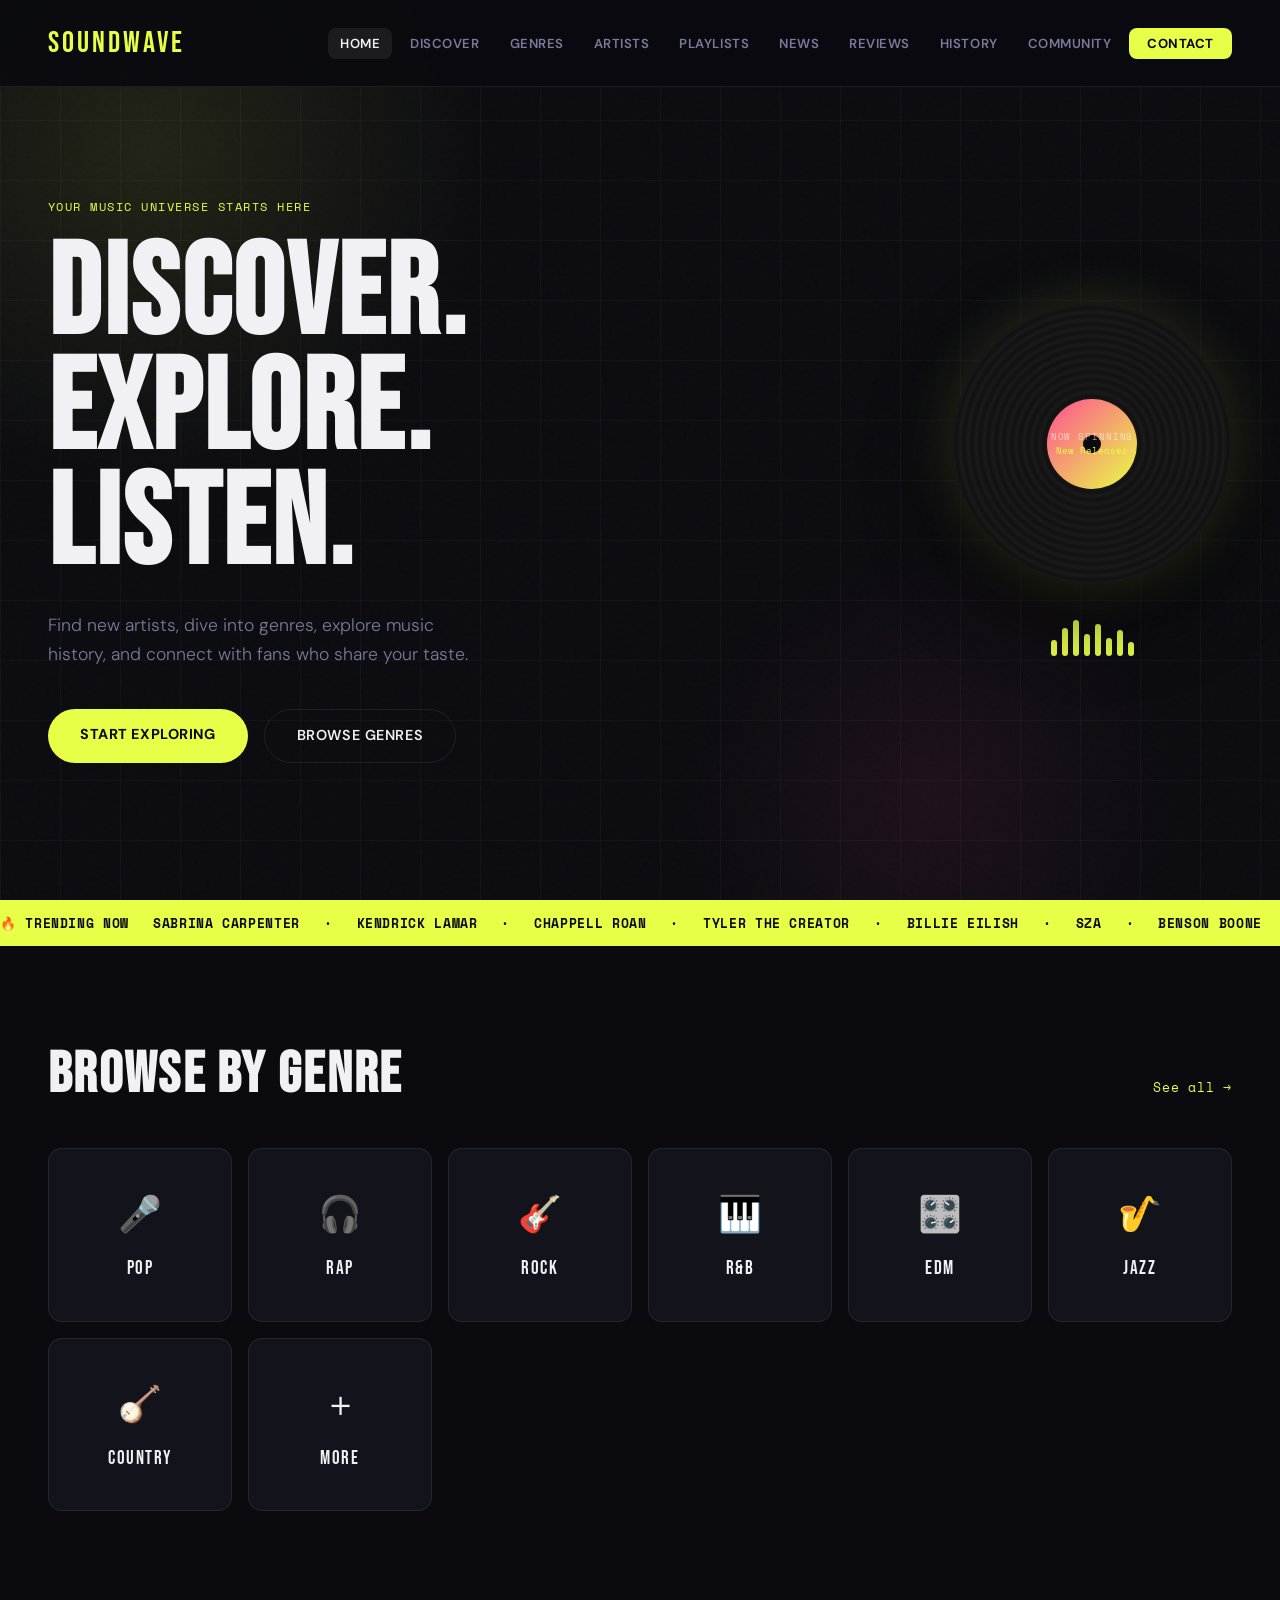
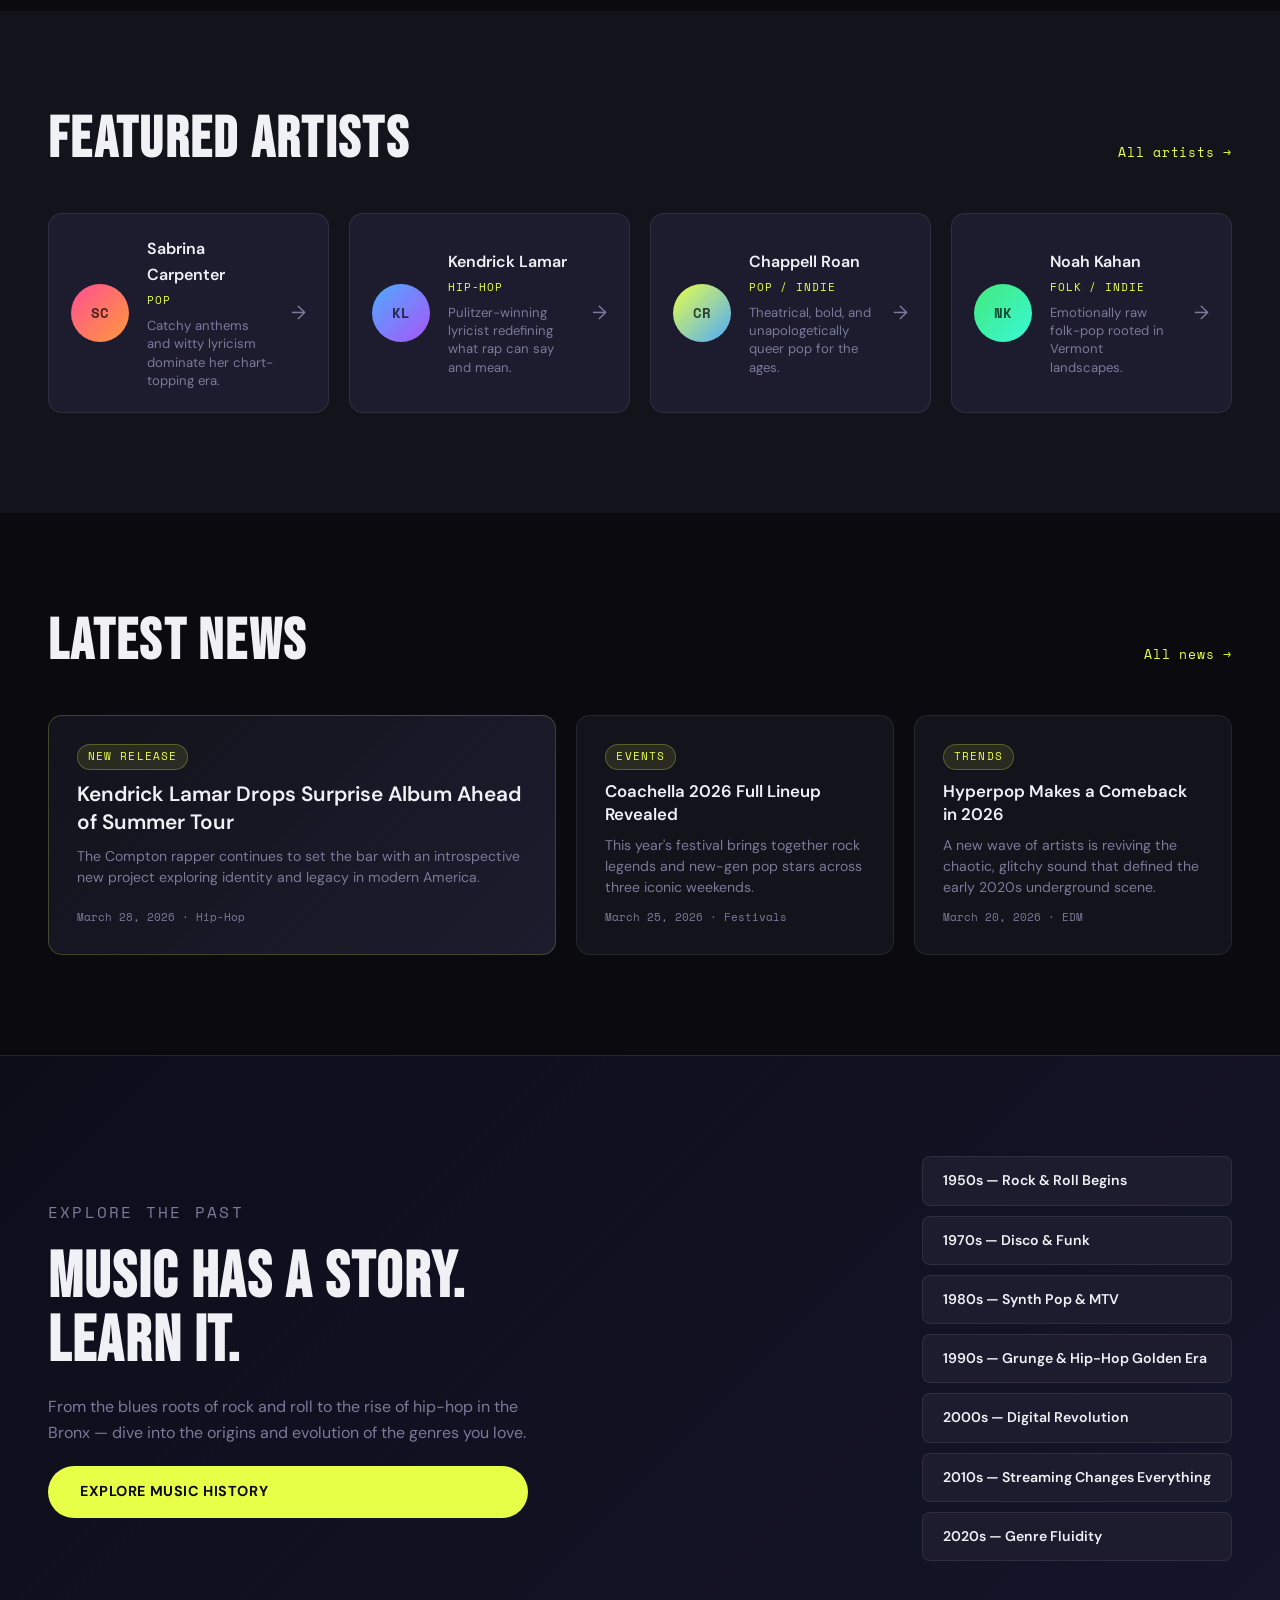
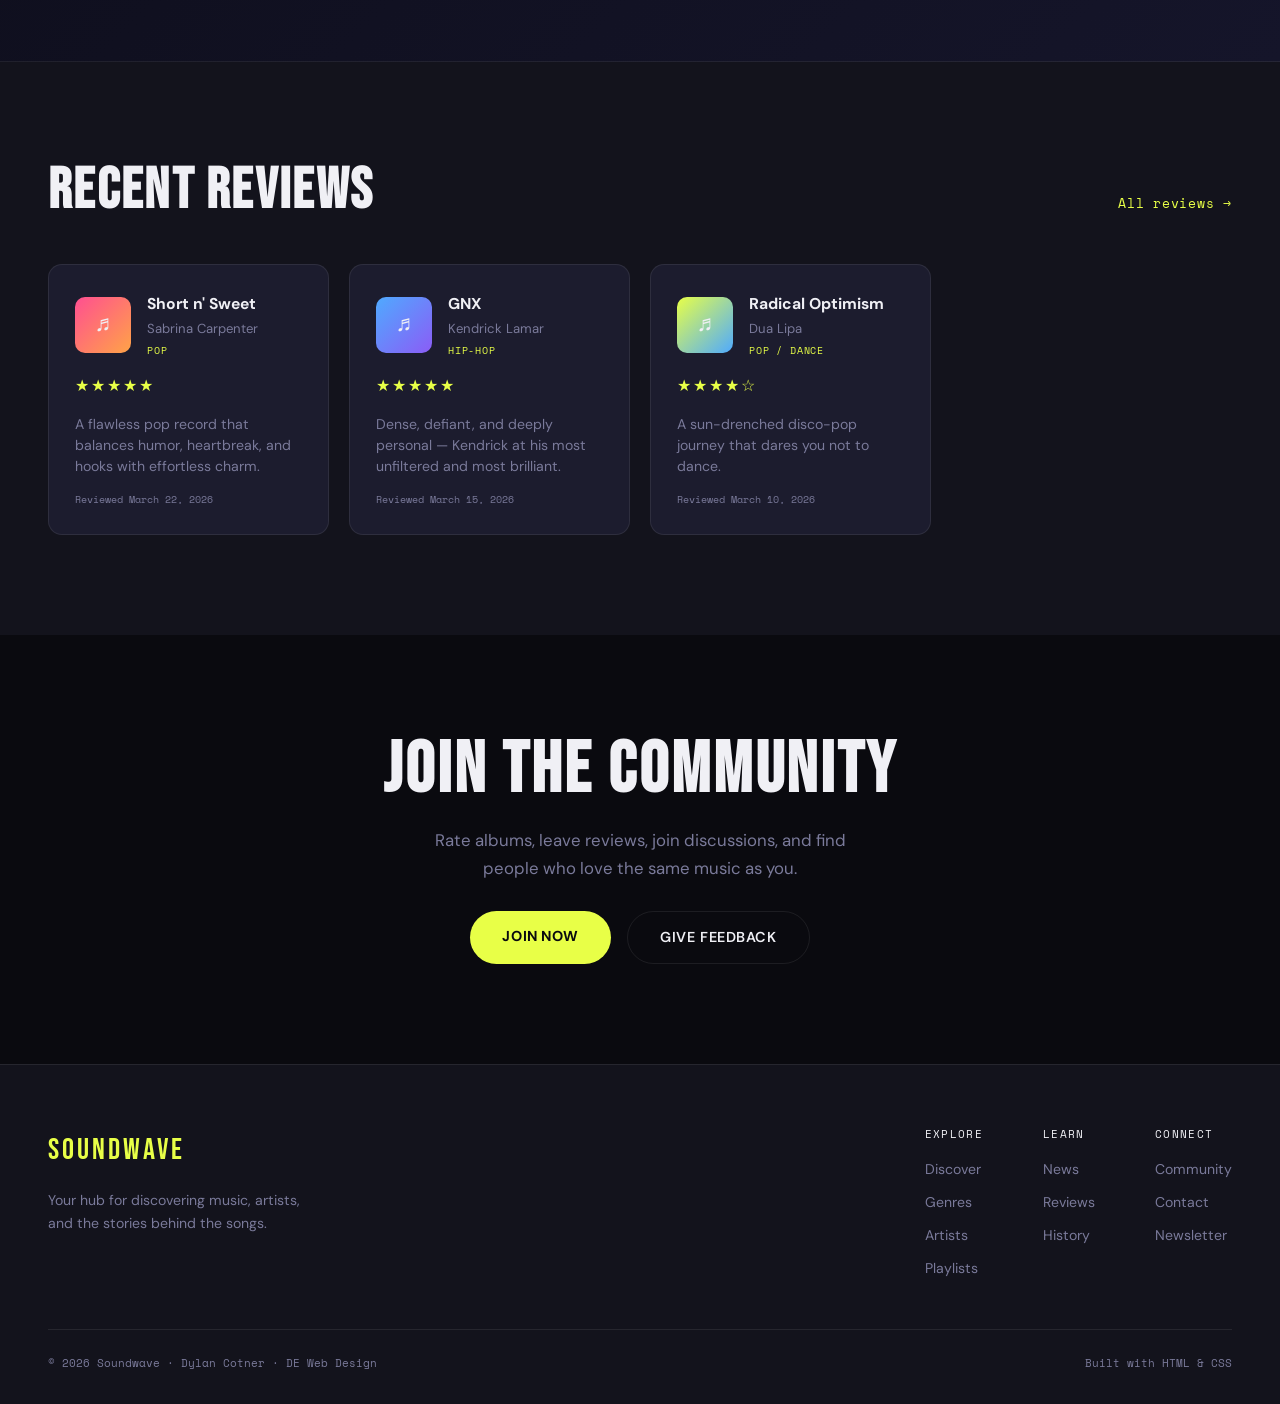
<file: index.html>
<!DOCTYPE html>
<html lang="en">
<head>
  <meta charset="UTF-8" />
  <meta name="viewport" content="width=device-width, initial-scale=1.0" />
  <title>Soundwave — Discover Your Next Favorite Artist</title>
  <link rel="preconnect" href="https://fonts.googleapis.com" />
  <link href="https://fonts.googleapis.com/css2?family=Bebas+Neue&family=DM+Sans:ital,opsz,wght@0,9..40,300;0,9..40,400;0,9..40,600;1,9..40,300&family=Space+Mono:wght@400;700&display=swap" rel="stylesheet" />
  <link rel="stylesheet" href="style.css" />
</head>
<body>

  <!-- ── NAVIGATION ── -->
  <nav>
    <a href="index.html" class="logo">Soundwave</a>
    <ul class="nav-links">
      <li><a href="index.html" class="active">Home</a></li>
      <li><a href="discover.html">Discover</a></li>
      <li><a href="genres.html">Genres</a></li>
      <li><a href="artists.html">Artists</a></li>
      <li><a href="playlists.html">Playlists</a></li>
      <li><a href="news.html">News</a></li>
      <li><a href="reviews.html">Reviews</a></li>
      <li><a href="history.html">History</a></li>
      <li><a href="community.html">Community</a></li>
      <li><a href="contact.html" class="nav-cta">Contact</a></li>
    </ul>
  </nav>

  <!-- ── HERO ── -->
  <section class="hero">
    <div class="hero-noise"></div>
    <div class="hero-grid-bg"></div>
    <div class="hero-content">
      <p class="hero-eyebrow">Your music universe starts here</p>
      <h1 class="hero-title">Discover.<br>Explore.<br>Listen.</h1>
      <p class="hero-sub">Find new artists, dive into genres, explore music history, and connect with fans who share your taste.</p>
      <div class="hero-btns">
        <a href="discover.html" class="btn-primary">Start Exploring</a>
        <a href="genres.html" class="btn-ghost">Browse Genres</a>
      </div>
    </div>
    <div class="hero-visual">
      <div class="vinyl">
        <div class="vinyl-inner"></div>
        <div class="vinyl-label">
          <span class="vinyl-title">Now Spinning</span>
          <span class="vinyl-artist">New Releases</span>
        </div>
      </div>
      <div class="soundbars">
        <span></span><span></span><span></span><span></span>
        <span></span><span></span><span></span><span></span>
      </div>
    </div>
  </section>

  <!-- ── TRENDING STRIP ── -->
  <div class="ticker-wrap">
    <div class="ticker">
      <span>🔥 Trending Now</span>
      <span>Sabrina Carpenter</span>
      <span>·</span>
      <span>Kendrick Lamar</span>
      <span>·</span>
      <span>Chappell Roan</span>
      <span>·</span>
      <span>Tyler the Creator</span>
      <span>·</span>
      <span>Billie Eilish</span>
      <span>·</span>
      <span>SZA</span>
      <span>·</span>
      <span>Benson Boone</span>
      <span>·</span>
      <span>Noah Kahan</span>
      <span>·</span>
      <span>Gracie Abrams</span>
      <span>·</span>
      <span>🔥 Trending Now</span>
      <span>Sabrina Carpenter</span>
      <span>·</span>
      <span>Kendrick Lamar</span>
      <span>·</span>
      <span>Chappell Roan</span>
      <span>·</span>
      <span>Tyler the Creator</span>
      <span>·</span>
      <span>Billie Eilish</span>
      <span>·</span>
      <span>SZA</span>
      <span>·</span>
      <span>Benson Boone</span>
      <span>·</span>
      <span>Noah Kahan</span>
      <span>·</span>
      <span>Gracie Abrams</span>
      <span>·</span>
    </div>
  </div>

  <!-- ── GENRES ── -->
  <section class="section" id="genres">
    <div class="section-header">
      <h2 class="section-title">Browse by Genre</h2>
      <a href="genres.html" class="section-link">See all →</a>
    </div>
    <div class="genre-grid">
      <a href="genres.html#pop" class="genre-card genre-pop">
        <span class="genre-icon">🎤</span>
        <span class="genre-name">Pop</span>
      </a>
      <a href="genres.html#rap" class="genre-card genre-rap">
        <span class="genre-icon">🎧</span>
        <span class="genre-name">Rap</span>
      </a>
      <a href="genres.html#rock" class="genre-card genre-rock">
        <span class="genre-icon">🎸</span>
        <span class="genre-name">Rock</span>
      </a>
      <a href="genres.html#rnb" class="genre-card genre-rnb">
        <span class="genre-icon">🎹</span>
        <span class="genre-name">R&amp;B</span>
      </a>
      <a href="genres.html#edm" class="genre-card genre-edm">
        <span class="genre-icon">🎛️</span>
        <span class="genre-name">EDM</span>
      </a>
      <a href="genres.html#jazz" class="genre-card genre-jazz">
        <span class="genre-icon">🎷</span>
        <span class="genre-name">Jazz</span>
      </a>
      <a href="genres.html#country" class="genre-card genre-country">
        <span class="genre-icon">🪕</span>
        <span class="genre-name">Country</span>
      </a>
      <a href="genres.html" class="genre-card genre-more">
        <span class="genre-icon">＋</span>
        <span class="genre-name">More</span>
      </a>
    </div>
  </section>

  <!-- ── FEATURED ARTISTS ── -->
  <section class="section section-dark" id="artists">
    <div class="section-header">
      <h2 class="section-title">Featured Artists</h2>
      <a href="artists.html" class="section-link">All artists →</a>
    </div>
    <div class="artists-grid">

      <a href="artists.html#artist1" class="artist-card">
        <div class="artist-avatar" style="background: linear-gradient(135deg,#ff4f91,#ff9a3c);">
          <span>SC</span>
        </div>
        <div class="artist-info">
          <span class="artist-name">Sabrina Carpenter</span>
          <span class="artist-genre">Pop</span>
          <span class="artist-desc">Catchy anthems and witty lyricism dominate her chart-topping era.</span>
        </div>
        <span class="artist-arrow">→</span>
      </a>

      <a href="artists.html#artist2" class="artist-card">
        <div class="artist-avatar" style="background: linear-gradient(135deg,#4faaff,#a855f7);">
          <span>KL</span>
        </div>
        <div class="artist-info">
          <span class="artist-name">Kendrick Lamar</span>
          <span class="artist-genre">Hip-Hop</span>
          <span class="artist-desc">Pulitzer-winning lyricist redefining what rap can say and mean.</span>
        </div>
        <span class="artist-arrow">→</span>
      </a>

      <a href="artists.html#artist3" class="artist-card">
        <div class="artist-avatar" style="background: linear-gradient(135deg,#e8ff47,#4faaff);">
          <span>CR</span>
        </div>
        <div class="artist-info">
          <span class="artist-name">Chappell Roan</span>
          <span class="artist-genre">Pop / Indie</span>
          <span class="artist-desc">Theatrical, bold, and unapologetically queer pop for the ages.</span>
        </div>
        <span class="artist-arrow">→</span>
      </a>

      <a href="artists.html#artist4" class="artist-card">
        <div class="artist-avatar" style="background: linear-gradient(135deg,#43e97b,#38f9d7);">
          <span>NK</span>
        </div>
        <div class="artist-info">
          <span class="artist-name">Noah Kahan</span>
          <span class="artist-genre">Folk / Indie</span>
          <span class="artist-desc">Emotionally raw folk-pop rooted in Vermont landscapes.</span>
        </div>
        <span class="artist-arrow">→</span>
      </a>

    </div>
  </section>

  <!-- ── LATEST NEWS ── -->
  <section class="section" id="news">
    <div class="section-header">
      <h2 class="section-title">Latest News</h2>
      <a href="news.html" class="section-link">All news →</a>
    </div>
    <div class="news-grid">

      <a href="news.html#n1" class="news-card news-featured">
        <div class="news-tag">New Release</div>
        <h3 class="news-headline">Kendrick Lamar Drops Surprise Album Ahead of Summer Tour</h3>
        <p class="news-preview">The Compton rapper continues to set the bar with an introspective new project exploring identity and legacy in modern America.</p>
        <span class="news-meta">March 28, 2026 · Hip-Hop</span>
      </a>

      <a href="news.html#n2" class="news-card">
        <div class="news-tag">Events</div>
        <h3 class="news-headline">Coachella 2026 Full Lineup Revealed</h3>
        <p class="news-preview">This year's festival brings together rock legends and new-gen pop stars across three iconic weekends.</p>
        <span class="news-meta">March 25, 2026 · Festivals</span>
      </a>

      <a href="news.html#n3" class="news-card">
        <div class="news-tag">Trends</div>
        <h3 class="news-headline">Hyperpop Makes a Comeback in 2026</h3>
        <p class="news-preview">A new wave of artists is reviving the chaotic, glitchy sound that defined the early 2020s underground scene.</p>
        <span class="news-meta">March 20, 2026 · EDM</span>
      </a>

    </div>
  </section>

  <!-- ── MUSIC HISTORY PROMO ── -->
  <section class="history-promo">
    <div class="history-promo-content">
      <p class="eyebrow-mono">Explore the past</p>
      <h2>Music Has a Story.<br>Learn It.</h2>
      <p>From the blues roots of rock and roll to the rise of hip-hop in the Bronx — dive into the origins and evolution of the genres you love.</p>
      <a href="history.html" class="btn-primary">Explore Music History</a>
    </div>
    <div class="history-promo-visual">
      <div class="era-stack">
        <div class="era-chip" style="--d:0s">1950s — Rock &amp; Roll Begins</div>
        <div class="era-chip" style="--d:.15s">1970s — Disco &amp; Funk</div>
        <div class="era-chip" style="--d:.3s">1980s — Synth Pop &amp; MTV</div>
        <div class="era-chip" style="--d:.45s">1990s — Grunge &amp; Hip-Hop Golden Era</div>
        <div class="era-chip" style="--d:.6s">2000s — Digital Revolution</div>
        <div class="era-chip" style="--d:.75s">2010s — Streaming Changes Everything</div>
        <div class="era-chip" style="--d:.9s">2020s — Genre Fluidity</div>
      </div>
    </div>
  </section>

  <!-- ── REVIEWS ── -->
  <section class="section section-dark" id="reviews">
    <div class="section-header">
      <h2 class="section-title">Recent Reviews</h2>
      <a href="reviews.html" class="section-link">All reviews →</a>
    </div>
    <div class="reviews-grid">

      <a href="reviews.html#r1" class="review-card">
        <div class="review-top">
          <div class="review-cover" style="background:linear-gradient(135deg,#ff4f91,#ffa347);">&#9836;</div>
          <div class="review-meta">
            <span class="review-album">Short n' Sweet</span>
            <span class="review-artist">Sabrina Carpenter</span>
            <span class="review-genre">Pop</span>
          </div>
        </div>
        <div class="stars">★★★★★</div>
        <p class="review-excerpt">A flawless pop record that balances humor, heartbreak, and hooks with effortless charm.</p>
        <span class="review-date">Reviewed March 22, 2026</span>
      </a>

      <a href="reviews.html#r2" class="review-card">
        <div class="review-top">
          <div class="review-cover" style="background:linear-gradient(135deg,#4faaff,#8b5cf6);">&#9836;</div>
          <div class="review-meta">
            <span class="review-album">GNX</span>
            <span class="review-artist">Kendrick Lamar</span>
            <span class="review-genre">Hip-Hop</span>
          </div>
        </div>
        <div class="stars">★★★★★</div>
        <p class="review-excerpt">Dense, defiant, and deeply personal — Kendrick at his most unfiltered and most brilliant.</p>
        <span class="review-date">Reviewed March 15, 2026</span>
      </a>

      <a href="reviews.html#r3" class="review-card">
        <div class="review-top">
          <div class="review-cover" style="background:linear-gradient(135deg,#e8ff47,#4faaff);">&#9836;</div>
          <div class="review-meta">
            <span class="review-album">Radical Optimism</span>
            <span class="review-artist">Dua Lipa</span>
            <span class="review-genre">Pop / Dance</span>
          </div>
        </div>
        <div class="stars">★★★★☆</div>
        <p class="review-excerpt">A sun-drenched disco-pop journey that dares you not to dance.</p>
        <span class="review-date">Reviewed March 10, 2026</span>
      </a>

    </div>
  </section>

  <!-- ── COMMUNITY CTA ── -->
  <section class="community-cta">
    <div class="cta-inner">
      <h2>Join the Community</h2>
      <p>Rate albums, leave reviews, join discussions, and find people who love the same music as you.</p>
      <div class="cta-btns">
        <a href="community.html" class="btn-primary">Join Now</a>
        <a href="contact.html" class="btn-ghost">Give Feedback</a>
      </div>
    </div>
  </section>

  <!-- ── FOOTER ── -->
  <footer>
    <div class="footer-top">
      <div class="footer-brand">
        <span class="logo">Soundwave</span>
        <p>Your hub for discovering music, artists, and the stories behind the songs.</p>
      </div>
      <div class="footer-links">
        <div class="footer-col">
          <span class="footer-col-title">Explore</span>
          <a href="discover.html">Discover</a>
          <a href="genres.html">Genres</a>
          <a href="artists.html">Artists</a>
          <a href="playlists.html">Playlists</a>
        </div>
        <div class="footer-col">
          <span class="footer-col-title">Learn</span>
          <a href="news.html">News</a>
          <a href="reviews.html">Reviews</a>
          <a href="history.html">History</a>
        </div>
        <div class="footer-col">
          <span class="footer-col-title">Connect</span>
          <a href="community.html">Community</a>
          <a href="contact.html">Contact</a>
          <a href="contact.html#newsletter">Newsletter</a>
        </div>
      </div>
    </div>
    <div class="footer-bottom">
      <span>© 2026 Soundwave · Dylan Cotner · DE Web Design</span>
      <span>Built with HTML &amp; CSS</span>
    </div>
  </footer>

</body>
</html>
</file>
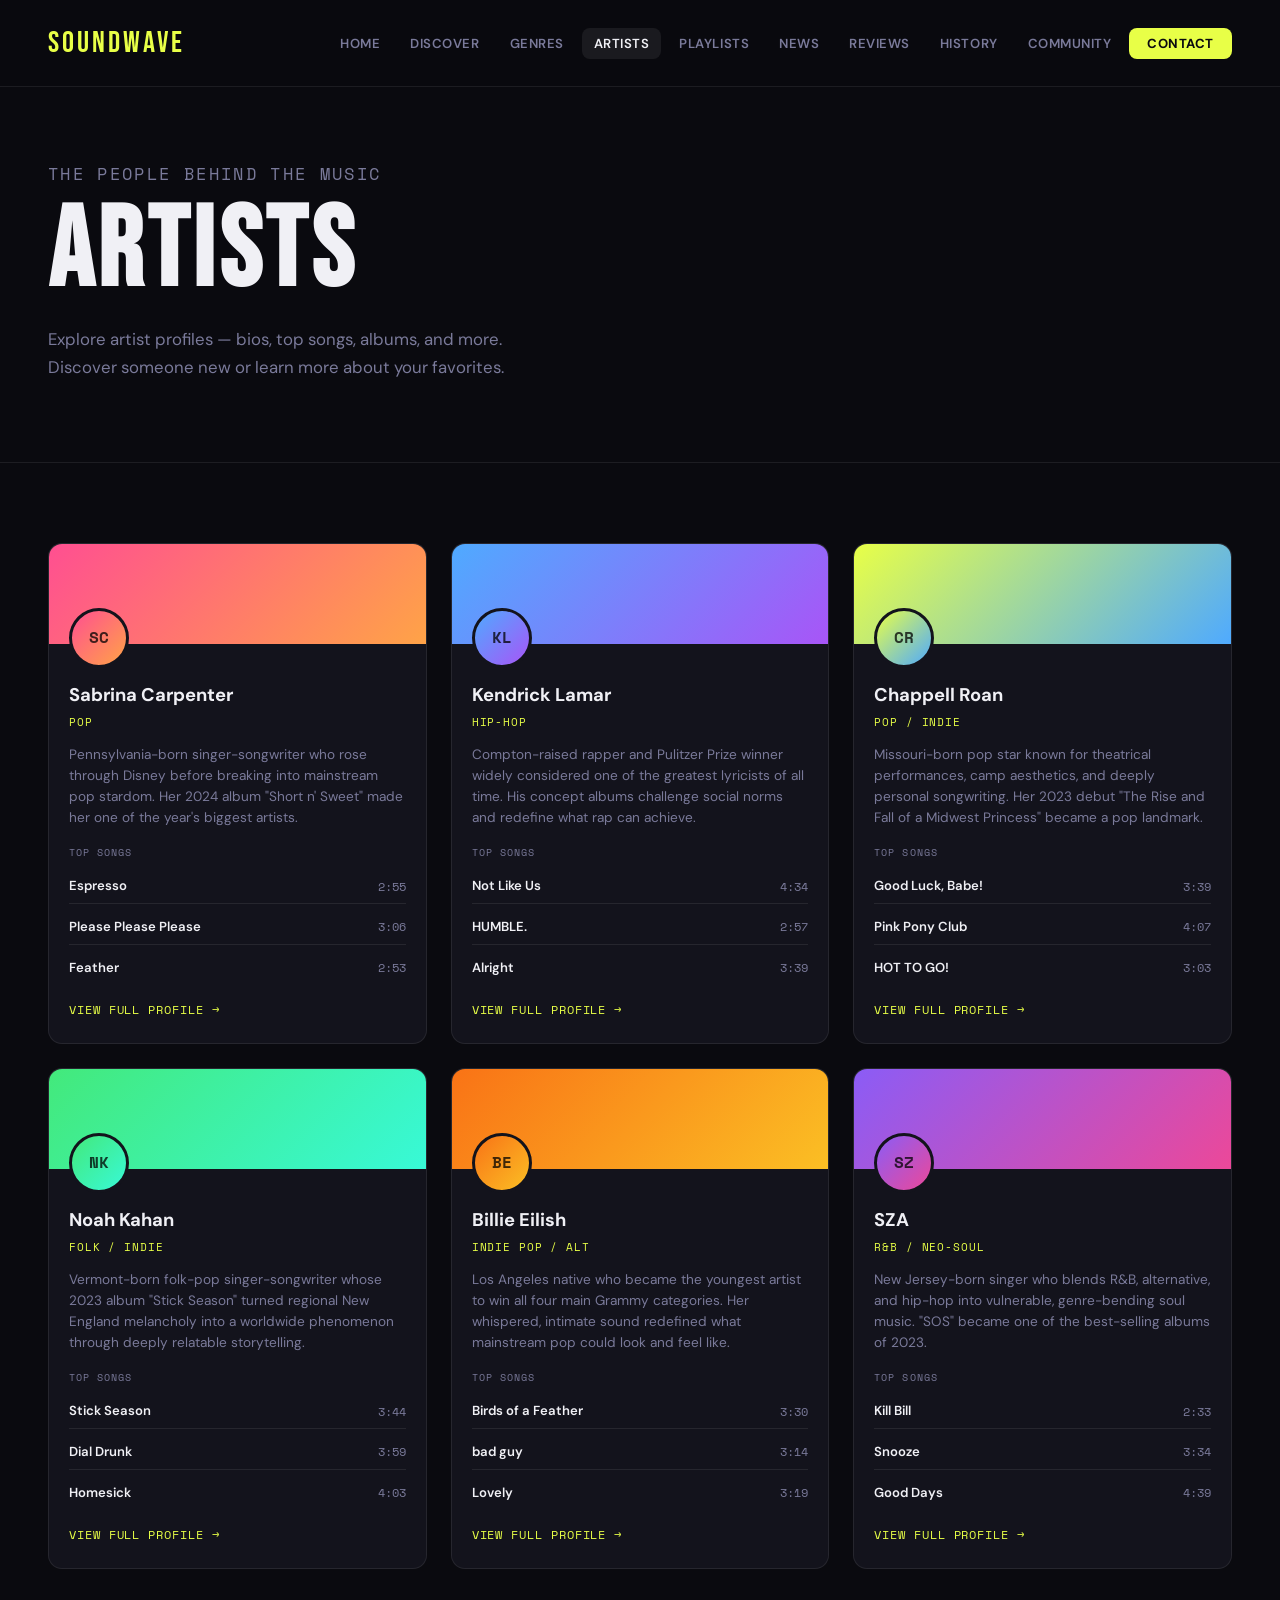
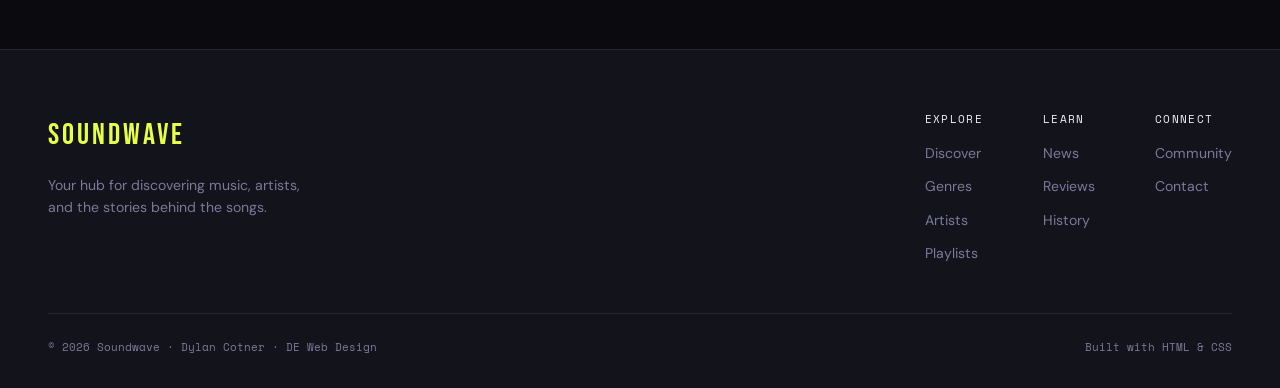
<file: artists.html>
<!DOCTYPE html>
<html lang="en">
<head>
  <meta charset="UTF-8" />
  <meta name="viewport" content="width=device-width, initial-scale=1.0" />
  <title>Artists — Soundwave</title>
  <link rel="preconnect" href="https://fonts.googleapis.com" />
  <link href="https://fonts.googleapis.com/css2?family=Bebas+Neue&family=DM+Sans:ital,opsz,wght@0,9..40,300;0,9..40,400;0,9..40,600;1,9..40,300&family=Space+Mono:wght@400;700&display=swap" rel="stylesheet" />
  <link rel="stylesheet" href="style.css" />
  <style>
    .page-hero {
      padding: 160px 48px 80px;
      border-bottom: 1px solid var(--border);
    }
    .page-hero .eyebrow-mono { margin-bottom: 12px; }
    .page-hero h1 {
      font-family: 'Bebas Neue', sans-serif;
      font-size: clamp(4rem, 9vw, 7rem);
      letter-spacing: 0.04em;
      line-height: 0.95;
      margin-bottom: 20px;
    }
    .page-hero p { color: var(--muted); max-width: 500px; font-size: 1.05rem; }

    .artists-full-grid {
      display: grid;
      grid-template-columns: repeat(auto-fill, minmax(300px, 1fr));
      gap: 24px;
      padding: 80px 48px;
    }

    .artist-profile-card {
      border-radius: var(--radius);
      border: 1.5px solid var(--border);
      overflow: hidden;
      background: var(--surface);
      transition: transform var(--transition), border-color var(--transition);
      text-decoration: none;
      color: inherit;
      display: block;
    }
    .artist-profile-card:hover {
      transform: translateY(-6px);
      border-color: rgba(255,255,255,0.2);
    }

    .artist-header {
      height: 100px;
      position: relative;
      display: flex;
      align-items: flex-end;
      padding: 0 20px 12px;
    }
    .artist-initials {
      position: absolute;
      bottom: -24px;
      left: 20px;
      width: 60px; height: 60px;
      border-radius: 50%;
      display: flex;
      align-items: center;
      justify-content: center;
      font-family: 'Space Mono', monospace;
      font-size: 1rem;
      font-weight: 700;
      color: rgba(0,0,0,0.75);
      border: 3px solid var(--surface);
    }

    .artist-body { padding: 36px 20px 20px; }
    .artist-body-name {
      font-weight: 700;
      font-size: 1.15rem;
      margin-bottom: 4px;
    }
    .artist-body-genre {
      font-family: 'Space Mono', monospace;
      font-size: 0.68rem;
      text-transform: uppercase;
      letter-spacing: 0.08em;
      color: var(--accent);
      margin-bottom: 12px;
    }
    .artist-body-bio {
      font-size: 0.85rem;
      color: var(--muted);
      line-height: 1.55;
      margin-bottom: 16px;
    }
    .artist-top-songs-label {
      font-family: 'Space Mono', monospace;
      font-size: 0.65rem;
      text-transform: uppercase;
      letter-spacing: 0.1em;
      color: var(--muted);
      margin-bottom: 8px;
    }
    .artist-songs-list { display: flex; flex-direction: column; gap: 6px; }
    .mini-song {
      display: flex;
      align-items: center;
      justify-content: space-between;
      font-size: 0.82rem;
      padding: 6px 0;
      border-bottom: 1px solid var(--border);
      color: var(--text);
    }
    .mini-song:last-child { border-bottom: none; }
    .mini-song-title { font-weight: 600; }
    .mini-song-dur {
      font-family: 'Space Mono', monospace;
      font-size: 0.72rem;
      color: var(--muted);
    }
    .artist-link-btn {
      display: inline-block;
      margin-top: 16px;
      font-family: 'Space Mono', monospace;
      font-size: 0.72rem;
      text-transform: uppercase;
      letter-spacing: 0.08em;
      color: var(--accent);
      transition: opacity var(--transition);
    }
    .artist-link-btn:hover { opacity: 0.7; }
  </style>
</head>
<body>

  <nav>
    <a href="index.html" class="logo">Soundwave</a>
    <ul class="nav-links">
      <li><a href="index.html">Home</a></li>
      <li><a href="discover.html">Discover</a></li>
      <li><a href="genres.html">Genres</a></li>
      <li><a href="artists.html" class="active">Artists</a></li>
      <li><a href="playlists.html">Playlists</a></li>
      <li><a href="news.html">News</a></li>
      <li><a href="reviews.html">Reviews</a></li>
      <li><a href="history.html">History</a></li>
      <li><a href="community.html">Community</a></li>
      <li><a href="contact.html" class="nav-cta">Contact</a></li>
    </ul>
  </nav>

  <div class="page-hero">
    <p class="eyebrow-mono">The people behind the music</p>
    <h1>Artists</h1>
    <p>Explore artist profiles — bios, top songs, albums, and more. Discover someone new or learn more about your favorites.</p>
  </div>

  <div class="artists-full-grid">

    <div class="artist-profile-card" id="artist1">
      <div class="artist-header" style="background:linear-gradient(135deg,#ff4f91,#ffa347);">
        <div class="artist-initials" style="background:linear-gradient(135deg,#ff4f91,#ffa347);">SC</div>
      </div>
      <div class="artist-body">
        <div class="artist-body-name">Sabrina Carpenter</div>
        <div class="artist-body-genre">Pop</div>
        <p class="artist-body-bio">Pennsylvania-born singer-songwriter who rose through Disney before breaking into mainstream pop stardom. Her 2024 album "Short n' Sweet" made her one of the year's biggest artists.</p>
        <div class="artist-top-songs-label">Top Songs</div>
        <div class="artist-songs-list">
          <div class="mini-song"><span class="mini-song-title">Espresso</span><span class="mini-song-dur">2:55</span></div>
          <div class="mini-song"><span class="mini-song-title">Please Please Please</span><span class="mini-song-dur">3:06</span></div>
          <div class="mini-song"><span class="mini-song-title">Feather</span><span class="mini-song-dur">2:53</span></div>
        </div>
        <span class="artist-link-btn">View Full Profile →</span>
      </div>
    </div>

    <div class="artist-profile-card" id="artist2">
      <div class="artist-header" style="background:linear-gradient(135deg,#4faaff,#a855f7);">
        <div class="artist-initials" style="background:linear-gradient(135deg,#4faaff,#a855f7);">KL</div>
      </div>
      <div class="artist-body">
        <div class="artist-body-name">Kendrick Lamar</div>
        <div class="artist-body-genre">Hip-Hop</div>
        <p class="artist-body-bio">Compton-raised rapper and Pulitzer Prize winner widely considered one of the greatest lyricists of all time. His concept albums challenge social norms and redefine what rap can achieve.</p>
        <div class="artist-top-songs-label">Top Songs</div>
        <div class="artist-songs-list">
          <div class="mini-song"><span class="mini-song-title">Not Like Us</span><span class="mini-song-dur">4:34</span></div>
          <div class="mini-song"><span class="mini-song-title">HUMBLE.</span><span class="mini-song-dur">2:57</span></div>
          <div class="mini-song"><span class="mini-song-title">Alright</span><span class="mini-song-dur">3:39</span></div>
        </div>
        <span class="artist-link-btn">View Full Profile →</span>
      </div>
    </div>

    <div class="artist-profile-card" id="artist3">
      <div class="artist-header" style="background:linear-gradient(135deg,#e8ff47,#4faaff);">
        <div class="artist-initials" style="background:linear-gradient(135deg,#e8ff47,#4faaff);">CR</div>
      </div>
      <div class="artist-body">
        <div class="artist-body-name">Chappell Roan</div>
        <div class="artist-body-genre">Pop / Indie</div>
        <p class="artist-body-bio">Missouri-born pop star known for theatrical performances, camp aesthetics, and deeply personal songwriting. Her 2023 debut "The Rise and Fall of a Midwest Princess" became a pop landmark.</p>
        <div class="artist-top-songs-label">Top Songs</div>
        <div class="artist-songs-list">
          <div class="mini-song"><span class="mini-song-title">Good Luck, Babe!</span><span class="mini-song-dur">3:39</span></div>
          <div class="mini-song"><span class="mini-song-title">Pink Pony Club</span><span class="mini-song-dur">4:07</span></div>
          <div class="mini-song"><span class="mini-song-title">HOT TO GO!</span><span class="mini-song-dur">3:03</span></div>
        </div>
        <span class="artist-link-btn">View Full Profile →</span>
      </div>
    </div>

    <div class="artist-profile-card" id="artist4">
      <div class="artist-header" style="background:linear-gradient(135deg,#43e97b,#38f9d7);">
        <div class="artist-initials" style="background:linear-gradient(135deg,#43e97b,#38f9d7);">NK</div>
      </div>
      <div class="artist-body">
        <div class="artist-body-name">Noah Kahan</div>
        <div class="artist-body-genre">Folk / Indie</div>
        <p class="artist-body-bio">Vermont-born folk-pop singer-songwriter whose 2023 album "Stick Season" turned regional New England melancholy into a worldwide phenomenon through deeply relatable storytelling.</p>
        <div class="artist-top-songs-label">Top Songs</div>
        <div class="artist-songs-list">
          <div class="mini-song"><span class="mini-song-title">Stick Season</span><span class="mini-song-dur">3:44</span></div>
          <div class="mini-song"><span class="mini-song-title">Dial Drunk</span><span class="mini-song-dur">3:59</span></div>
          <div class="mini-song"><span class="mini-song-title">Homesick</span><span class="mini-song-dur">4:03</span></div>
        </div>
        <span class="artist-link-btn">View Full Profile →</span>
      </div>
    </div>

    <div class="artist-profile-card" id="artist5">
      <div class="artist-header" style="background:linear-gradient(135deg,#f97316,#fbbf24);">
        <div class="artist-initials" style="background:linear-gradient(135deg,#f97316,#fbbf24);">BE</div>
      </div>
      <div class="artist-body">
        <div class="artist-body-name">Billie Eilish</div>
        <div class="artist-body-genre">Indie Pop / Alt</div>
        <p class="artist-body-bio">Los Angeles native who became the youngest artist to win all four main Grammy categories. Her whispered, intimate sound redefined what mainstream pop could look and feel like.</p>
        <div class="artist-top-songs-label">Top Songs</div>
        <div class="artist-songs-list">
          <div class="mini-song"><span class="mini-song-title">Birds of a Feather</span><span class="mini-song-dur">3:30</span></div>
          <div class="mini-song"><span class="mini-song-title">bad guy</span><span class="mini-song-dur">3:14</span></div>
          <div class="mini-song"><span class="mini-song-title">Lovely</span><span class="mini-song-dur">3:19</span></div>
        </div>
        <span class="artist-link-btn">View Full Profile →</span>
      </div>
    </div>

    <div class="artist-profile-card" id="artist6">
      <div class="artist-header" style="background:linear-gradient(135deg,#8b5cf6,#ec4899);">
        <div class="artist-initials" style="background:linear-gradient(135deg,#8b5cf6,#ec4899);">SZ</div>
      </div>
      <div class="artist-body">
        <div class="artist-body-name">SZA</div>
        <div class="artist-body-genre">R&amp;B / Neo-Soul</div>
        <p class="artist-body-bio">New Jersey-born singer who blends R&amp;B, alternative, and hip-hop into vulnerable, genre-bending soul music. "SOS" became one of the best-selling albums of 2023.</p>
        <div class="artist-top-songs-label">Top Songs</div>
        <div class="artist-songs-list">
          <div class="mini-song"><span class="mini-song-title">Kill Bill</span><span class="mini-song-dur">2:33</span></div>
          <div class="mini-song"><span class="mini-song-title">Snooze</span><span class="mini-song-dur">3:34</span></div>
          <div class="mini-song"><span class="mini-song-title">Good Days</span><span class="mini-song-dur">4:39</span></div>
        </div>
        <span class="artist-link-btn">View Full Profile →</span>
      </div>
    </div>

  </div>

  <footer>
    <div class="footer-top">
      <div class="footer-brand">
        <span class="logo">Soundwave</span>
        <p>Your hub for discovering music, artists, and the stories behind the songs.</p>
      </div>
      <div class="footer-links">
        <div class="footer-col">
          <span class="footer-col-title">Explore</span>
          <a href="discover.html">Discover</a>
          <a href="genres.html">Genres</a>
          <a href="artists.html">Artists</a>
          <a href="playlists.html">Playlists</a>
        </div>
        <div class="footer-col">
          <span class="footer-col-title">Learn</span>
          <a href="news.html">News</a>
          <a href="reviews.html">Reviews</a>
          <a href="history.html">History</a>
        </div>
        <div class="footer-col">
          <span class="footer-col-title">Connect</span>
          <a href="community.html">Community</a>
          <a href="contact.html">Contact</a>
        </div>
      </div>
    </div>
    <div class="footer-bottom">
      <span>© 2026 Soundwave · Dylan Cotner · DE Web Design</span>
      <span>Built with HTML &amp; CSS</span>
    </div>
  </footer>

</body>
</html>
</file>
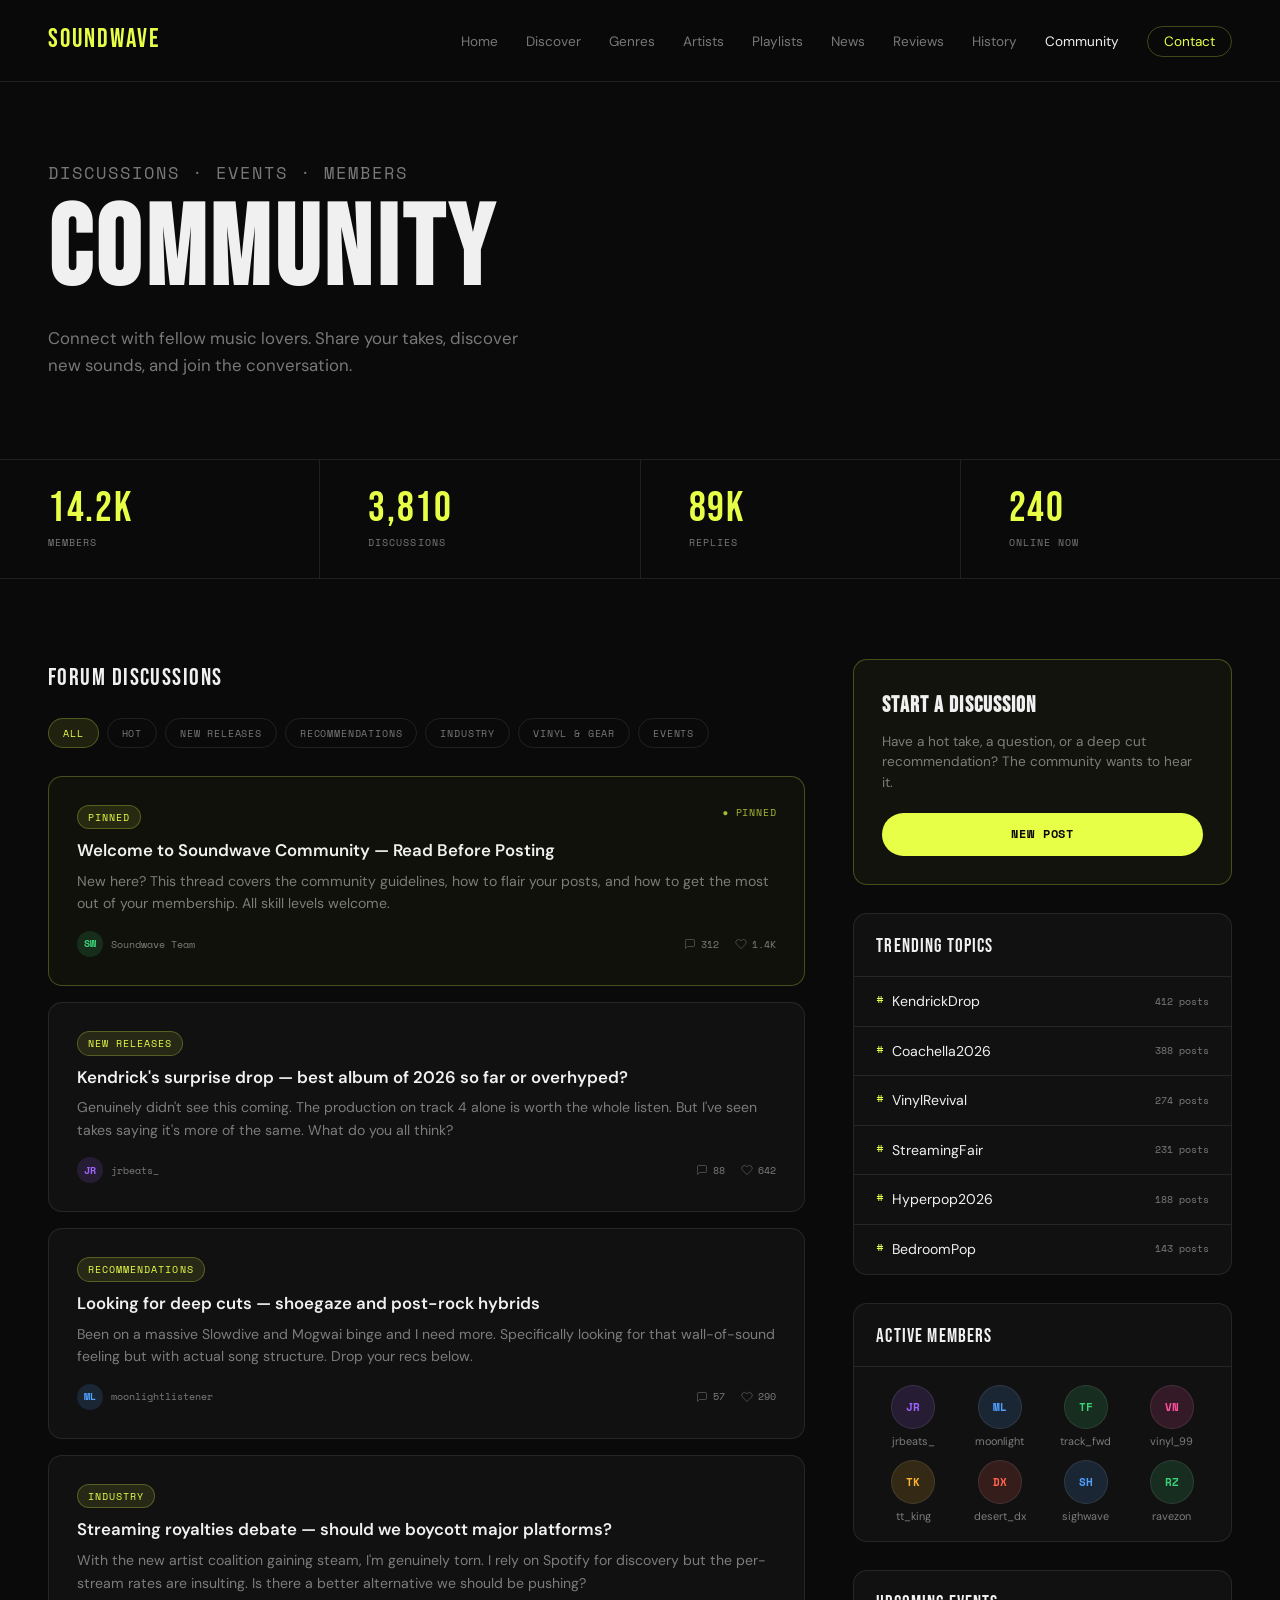
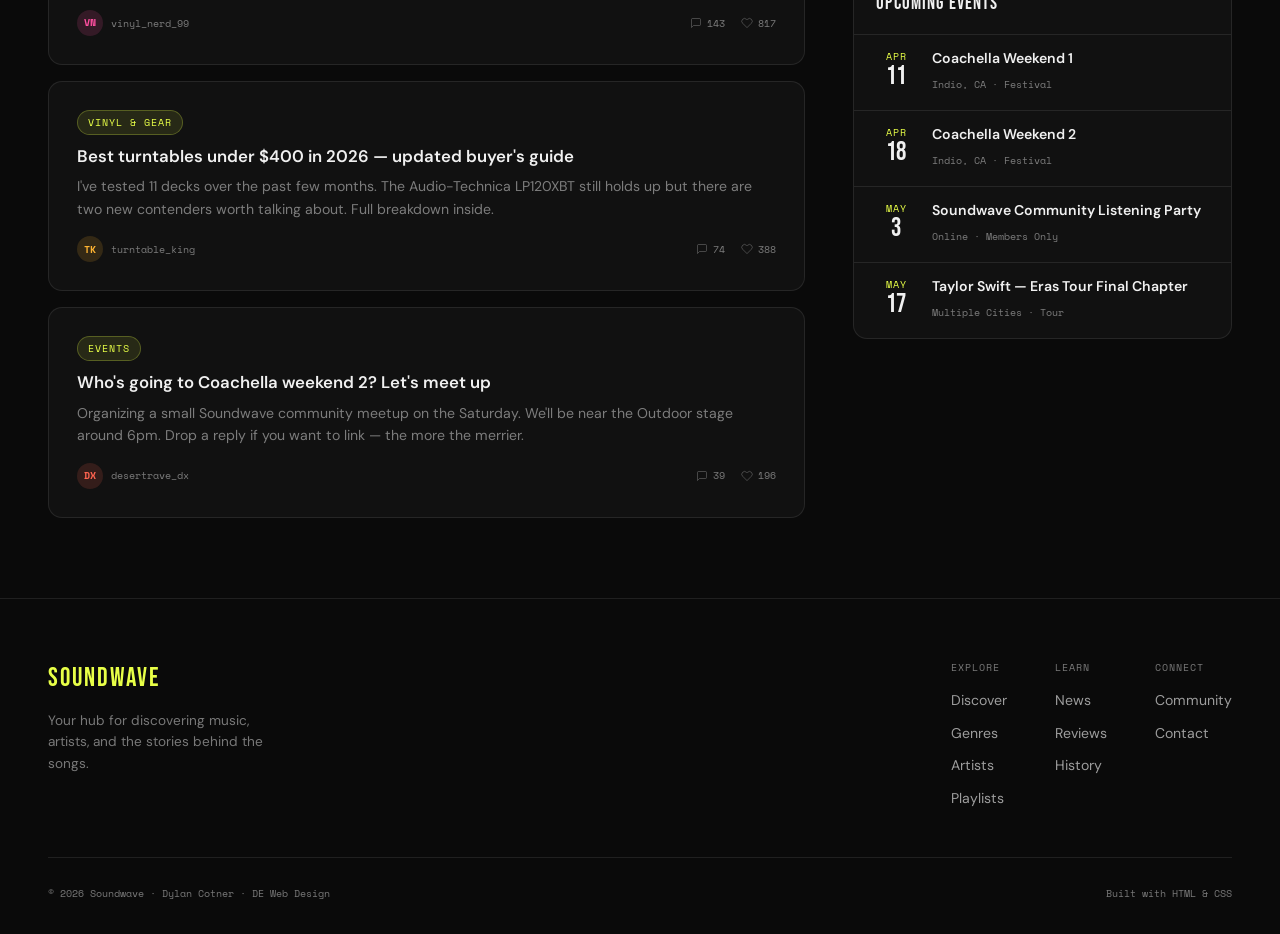
<file: community.html>
<!DOCTYPE html>
<html lang="en">
<head>
  <meta charset="UTF-8" />
  <meta name="viewport" content="width=device-width, initial-scale=1.0" />
  <title>Community — Soundwave</title>
  <link rel="preconnect" href="https://fonts.googleapis.com" />
  <link href="https://fonts.googleapis.com/css2?family=Bebas+Neue&family=DM+Sans:ital,opsz,wght@0,9..40,300;0,9..40,400;0,9..40,600;1,9..40,300&family=Space+Mono:wght@400;700&display=swap" rel="stylesheet" />

  <style>
    *, *::before, *::after { box-sizing: border-box; margin: 0; padding: 0; }

    :root {
      --bg: #0a0a0a;
      --surface: #111111;
      --surface-2: #161616;
      --border: rgba(255,255,255,0.09);
      --border-hover: rgba(255,255,255,0.2);
      --accent: #E8FF47;
      --accent-dim: rgba(232,255,71,0.1);
      --accent-border: rgba(232,255,71,0.25);
      --muted: rgba(255,255,255,0.45);
      --text: #f0f0f0;
      --radius: 14px;
      --radius-sm: 8px;
      --transition: 0.2s ease;
    }

    body { background: var(--bg); color: var(--text); font-family: 'DM Sans', sans-serif; font-size: 1rem; line-height: 1.6; }

    /* NAV */
    nav { position: fixed; top: 0; left: 0; right: 0; z-index: 100; display: flex; align-items: center; justify-content: space-between; padding: 20px 48px; border-bottom: 1px solid var(--border); background: rgba(10,10,10,0.85); backdrop-filter: blur(12px); }
    .logo { font-family: 'Bebas Neue', sans-serif; font-size: 1.6rem; letter-spacing: 0.08em; color: var(--accent); text-decoration: none; }
    .nav-links { list-style: none; display: flex; gap: 28px; }
    .nav-links a { text-decoration: none; color: var(--muted); font-size: 0.85rem; font-weight: 400; transition: color var(--transition); }
    .nav-links a:hover, .nav-links a.active { color: var(--text); }
    .nav-links a.nav-cta { color: var(--accent); border: 1px solid var(--accent-border); padding: 6px 16px; border-radius: 100px; }
    .nav-links a.nav-cta:hover { background: var(--accent-dim); }

    /* HERO */
    .page-hero { padding: 160px 48px 80px; border-bottom: 1px solid var(--border); }
    .eyebrow-mono { font-family: 'Space Mono', monospace; font-size: 0.68rem; letter-spacing: 0.12em; text-transform: uppercase; color: var(--muted); margin-bottom: 12px; }
    .page-hero h1 { font-family: 'Bebas Neue', sans-serif; font-size: clamp(4rem,9vw,7rem); letter-spacing: 0.04em; line-height: 0.95; margin-bottom: 20px; }
    .page-hero p { color: var(--muted); max-width: 500px; font-size: 1.05rem; }

    /* STATS BAR */
    .stats-bar { display: flex; gap: 0; border-bottom: 1px solid var(--border); }
    .stat-item { flex: 1; padding: 28px 48px; border-right: 1px solid var(--border); }
    .stat-item:last-child { border-right: none; }
    .stat-num { font-family: 'Bebas Neue', sans-serif; font-size: 2.6rem; letter-spacing: 0.04em; color: var(--accent); line-height: 1; margin-bottom: 4px; }
    .stat-label { font-family: 'Space Mono', monospace; font-size: 0.65rem; letter-spacing: 0.1em; text-transform: uppercase; color: var(--muted); }

    /* MAIN LAYOUT */
    .community-body { padding: 80px 48px; display: grid; grid-template-columns: 2fr 1fr; gap: 48px; align-items: start; }

    /* THREAD LIST */
    .section-label { font-family: 'Bebas Neue', sans-serif; font-size: 1.5rem; letter-spacing: 0.06em; margin-bottom: 20px; }
    .thread-filters { display: flex; gap: 8px; margin-bottom: 28px; flex-wrap: wrap; }
    .filter-btn { font-family: 'Space Mono', monospace; font-size: 0.65rem; letter-spacing: 0.08em; text-transform: uppercase; padding: 6px 14px; border-radius: 100px; border: 1px solid var(--border); background: transparent; color: var(--muted); cursor: pointer; transition: all var(--transition); }
    .filter-btn:hover { border-color: var(--border-hover); color: var(--text); }
    .filter-btn.active { border-color: var(--accent-border); background: var(--accent-dim); color: var(--accent); }

    .threads { display: flex; flex-direction: column; gap: 16px; }
    .thread-card { border: 1.5px solid var(--border); border-radius: var(--radius); background: var(--surface); padding: 28px; text-decoration: none; color: inherit; display: block; transition: border-color var(--transition), transform var(--transition); }
    .thread-card:hover { transform: translateY(-3px); border-color: var(--border-hover); }
    .thread-top { display: flex; align-items: flex-start; justify-content: space-between; gap: 16px; margin-bottom: 10px; }
    .thread-tag { display: inline-block; font-family: 'Space Mono', monospace; font-size: 0.65rem; letter-spacing: 0.1em; text-transform: uppercase; color: var(--accent); background: var(--accent-dim); border: 1px solid var(--accent-border); padding: 3px 10px; border-radius: 100px; flex-shrink: 0; }
    .thread-card h3 { font-size: 1.05rem; font-weight: 600; line-height: 1.35; margin-bottom: 8px; }
    .thread-card p { color: var(--muted); font-size: 0.88rem; line-height: 1.6; margin-bottom: 16px; }
    .thread-footer { display: flex; align-items: center; gap: 20px; }
    .thread-author { display: flex; align-items: center; gap: 8px; }
    .avatar { width: 26px; height: 26px; border-radius: 50%; display: flex; align-items: center; justify-content: center; font-family: 'Space Mono', monospace; font-size: 0.6rem; font-weight: 700; flex-shrink: 0; }
    .av-green { background: rgba(60,210,120,0.15); color: #3cd278; }
    .av-purple { background: rgba(160,100,255,0.15); color: #a064ff; }
    .av-blue { background: rgba(80,160,255,0.15); color: #50a0ff; }
    .av-pink { background: rgba(255,80,160,0.15); color: #ff50a0; }
    .av-amber { background: rgba(255,180,50,0.15); color: #ffb432; }
    .av-coral { background: rgba(255,100,80,0.15); color: #ff6450; }
    .author-name { font-family: 'Space Mono', monospace; font-size: 0.65rem; color: var(--muted); }
    .thread-stats { display: flex; gap: 16px; margin-left: auto; }
    .thread-stat { font-family: 'Space Mono', monospace; font-size: 0.65rem; color: var(--muted); display: flex; align-items: center; gap: 5px; }
    .thread-stat svg { opacity: 0.5; }

    /* PINNED */
    .thread-card.pinned { border-color: var(--accent-border); background: rgba(232,255,71,0.03); }
    .pin-badge { font-family: 'Space Mono', monospace; font-size: 0.6rem; letter-spacing: 0.08em; text-transform: uppercase; color: var(--accent); opacity: 0.7; }

    /* SIDEBAR */
    .sidebar { display: flex; flex-direction: column; gap: 28px; }

    /* NEW POST BOX */
    .new-post-box { border: 1.5px solid var(--accent-border); background: rgba(232,255,71,0.04); border-radius: var(--radius); padding: 28px; }
    .new-post-box h3 { font-family: 'Bebas Neue', sans-serif; font-size: 1.4rem; letter-spacing: 0.05em; margin-bottom: 8px; }
    .new-post-box p { font-size: 0.85rem; color: var(--muted); margin-bottom: 20px; line-height: 1.5; }
    .btn-accent { display: inline-block; background: var(--accent); color: #0a0a0a; font-family: 'Space Mono', monospace; font-size: 0.72rem; letter-spacing: 0.08em; text-transform: uppercase; font-weight: 700; padding: 12px 24px; border-radius: 100px; text-decoration: none; border: none; cursor: pointer; transition: opacity var(--transition), transform var(--transition); width: 100%; text-align: center; }
    .btn-accent:hover { opacity: 0.88; transform: translateY(-1px); }

    /* TRENDING TOPICS */
    .sidebar-box { border: 1.5px solid var(--border); border-radius: var(--radius); background: var(--surface); overflow: hidden; }
    .sidebar-box-title { font-family: 'Bebas Neue', sans-serif; font-size: 1.2rem; letter-spacing: 0.06em; padding: 18px 22px 14px; border-bottom: 1px solid var(--border); }
    .topic-list { list-style: none; }
    .topic-item { display: flex; align-items: center; justify-content: space-between; padding: 13px 22px; border-bottom: 1px solid var(--border); font-size: 0.88rem; transition: background var(--transition); cursor: pointer; }
    .topic-item:last-child { border-bottom: none; }
    .topic-item:hover { background: var(--surface-2); }
    .topic-name { display: flex; align-items: center; gap: 8px; }
    .topic-hash { color: var(--accent); font-family: 'Space Mono', monospace; font-size: 0.8rem; }
    .topic-count { font-family: 'Space Mono', monospace; font-size: 0.62rem; color: var(--muted); }

    /* ACTIVE MEMBERS */
    .member-grid { display: grid; grid-template-columns: repeat(4, 1fr); gap: 12px; padding: 18px 22px; }
    .member-cell { display: flex; flex-direction: column; align-items: center; gap: 6px; cursor: pointer; }
    .member-avatar { width: 44px; height: 44px; border-radius: 50%; display: flex; align-items: center; justify-content: center; font-family: 'Space Mono', monospace; font-size: 0.7rem; font-weight: 700; border: 1.5px solid var(--border); transition: border-color var(--transition); }
    .member-cell:hover .member-avatar { border-color: var(--accent-border); }
    .member-name { font-size: 0.68rem; color: var(--muted); text-align: center; line-height: 1.2; }

    /* UPCOMING EVENTS */
    .event-list { list-style: none; }
    .event-item { display: flex; gap: 16px; padding: 14px 22px; border-bottom: 1px solid var(--border); align-items: flex-start; }
    .event-item:last-child { border-bottom: none; }
    .event-date-block { flex-shrink: 0; width: 40px; text-align: center; }
    .event-month { font-family: 'Space Mono', monospace; font-size: 0.6rem; text-transform: uppercase; color: var(--accent); letter-spacing: 0.08em; }
    .event-day { font-family: 'Bebas Neue', sans-serif; font-size: 1.6rem; line-height: 1; color: var(--text); }
    .event-info h5 { font-size: 0.88rem; font-weight: 600; margin-bottom: 3px; line-height: 1.3; }
    .event-info span { font-family: 'Space Mono', monospace; font-size: 0.62rem; color: var(--muted); }

    /* FOOTER */
    footer { border-top: 1px solid var(--border); padding: 60px 48px 32px; }
    .footer-top { display: flex; gap: 64px; margin-bottom: 48px; }
    .footer-brand { max-width: 240px; }
    .footer-brand p { color: var(--muted); font-size: 0.85rem; margin-top: 10px; line-height: 1.6; }
    .footer-links { display: flex; gap: 48px; flex: 1; justify-content: flex-end; }
    .footer-col { display: flex; flex-direction: column; gap: 10px; }
    .footer-col-title { font-family: 'Space Mono', monospace; font-size: 0.65rem; letter-spacing: 0.1em; text-transform: uppercase; color: var(--muted); margin-bottom: 4px; }
    .footer-col a { text-decoration: none; color: rgba(255,255,255,0.6); font-size: 0.88rem; transition: color var(--transition); }
    .footer-col a:hover { color: var(--text); }
    .footer-bottom { display: flex; justify-content: space-between; align-items: center; padding-top: 28px; border-top: 1px solid var(--border); font-family: 'Space Mono', monospace; font-size: 0.62rem; color: var(--muted); }
  </style>
</head>
<body>

  <nav>
    <a href="index.html" class="logo">Soundwave</a>
    <ul class="nav-links">
      <li><a href="index.html">Home</a></li>
      <li><a href="discover.html">Discover</a></li>
      <li><a href="genres.html">Genres</a></li>
      <li><a href="artists.html">Artists</a></li>
      <li><a href="playlists.html">Playlists</a></li>
      <li><a href="news.html">News</a></li>
      <li><a href="reviews.html">Reviews</a></li>
      <li><a href="history.html">History</a></li>
      <li><a href="community.html" class="active">Community</a></li>
      <li><a href="contact.html" class="nav-cta">Contact</a></li>
    </ul>
  </nav>

  <div class="page-hero">
    <p class="eyebrow-mono">Discussions · Events · Members</p>
    <h1>Community</h1>
    <p>Connect with fellow music lovers. Share your takes, discover new sounds, and join the conversation.</p>
  </div>

  <div class="stats-bar">
    <div class="stat-item">
      <div class="stat-num">14.2K</div>
      <div class="stat-label">Members</div>
    </div>
    <div class="stat-item">
      <div class="stat-num">3,810</div>
      <div class="stat-label">Discussions</div>
    </div>
    <div class="stat-item">
      <div class="stat-num">89K</div>
      <div class="stat-label">Replies</div>
    </div>
    <div class="stat-item">
      <div class="stat-num">240</div>
      <div class="stat-label">Online Now</div>
    </div>
  </div>

  <div class="community-body">

    <!-- THREADS -->
    <div class="main-threads">
      <div class="section-label">Forum Discussions</div>

      <div class="thread-filters">
        <button class="filter-btn active">All</button>
        <button class="filter-btn">Hot</button>
        <button class="filter-btn">New Releases</button>
        <button class="filter-btn">Recommendations</button>
        <button class="filter-btn">Industry</button>
        <button class="filter-btn">Vinyl & Gear</button>
        <button class="filter-btn">Events</button>
      </div>

      <div class="threads">

        <!-- Pinned -->
        <a href="#" class="thread-card pinned">
          <div class="thread-top">
            <div class="thread-tag">Pinned</div>
            <span class="pin-badge">&#9679; Pinned</span>
          </div>
          <h3>Welcome to Soundwave Community — Read Before Posting</h3>
          <p>New here? This thread covers the community guidelines, how to flair your posts, and how to get the most out of your membership. All skill levels welcome.</p>
          <div class="thread-footer">
            <div class="thread-author">
              <div class="avatar av-green">SW</div>
              <span class="author-name">Soundwave Team</span>
            </div>
            <div class="thread-stats">
              <span class="thread-stat">
                <svg width="12" height="12" viewBox="0 0 24 24" fill="none" stroke="currentColor" stroke-width="2"><path d="M21 15a2 2 0 0 1-2 2H7l-4 4V5a2 2 0 0 1 2-2h14a2 2 0 0 1 2 2z"/></svg>
                312
              </span>
              <span class="thread-stat">
                <svg width="12" height="12" viewBox="0 0 24 24" fill="none" stroke="currentColor" stroke-width="2"><path d="M20.84 4.61a5.5 5.5 0 0 0-7.78 0L12 5.67l-1.06-1.06a5.5 5.5 0 0 0-7.78 7.78l1.06 1.06L12 21.23l7.78-7.78 1.06-1.06a5.5 5.5 0 0 0 0-7.78z"/></svg>
                1.4K
              </span>
            </div>
          </div>
        </a>

        <a href="#" class="thread-card">
          <div class="thread-top">
            <div class="thread-tag">New Releases</div>
          </div>
          <h3>Kendrick's surprise drop — best album of 2026 so far or overhyped?</h3>
          <p>Genuinely didn't see this coming. The production on track 4 alone is worth the whole listen. But I've seen takes saying it's more of the same. What do you all think?</p>
          <div class="thread-footer">
            <div class="thread-author">
              <div class="avatar av-purple">JR</div>
              <span class="author-name">jrbeats_</span>
            </div>
            <div class="thread-stats">
              <span class="thread-stat">
                <svg width="12" height="12" viewBox="0 0 24 24" fill="none" stroke="currentColor" stroke-width="2"><path d="M21 15a2 2 0 0 1-2 2H7l-4 4V5a2 2 0 0 1 2-2h14a2 2 0 0 1 2 2z"/></svg>
                88
              </span>
              <span class="thread-stat">
                <svg width="12" height="12" viewBox="0 0 24 24" fill="none" stroke="currentColor" stroke-width="2"><path d="M20.84 4.61a5.5 5.5 0 0 0-7.78 0L12 5.67l-1.06-1.06a5.5 5.5 0 0 0-7.78 7.78l1.06 1.06L12 21.23l7.78-7.78 1.06-1.06a5.5 5.5 0 0 0 0-7.78z"/></svg>
                642
              </span>
            </div>
          </div>
        </a>

        <a href="#" class="thread-card">
          <div class="thread-top">
            <div class="thread-tag">Recommendations</div>
          </div>
          <h3>Looking for deep cuts — shoegaze and post-rock hybrids</h3>
          <p>Been on a massive Slowdive and Mogwai binge and I need more. Specifically looking for that wall-of-sound feeling but with actual song structure. Drop your recs below.</p>
          <div class="thread-footer">
            <div class="thread-author">
              <div class="avatar av-blue">ML</div>
              <span class="author-name">moonlightlistener</span>
            </div>
            <div class="thread-stats">
              <span class="thread-stat">
                <svg width="12" height="12" viewBox="0 0 24 24" fill="none" stroke="currentColor" stroke-width="2"><path d="M21 15a2 2 0 0 1-2 2H7l-4 4V5a2 2 0 0 1 2-2h14a2 2 0 0 1 2 2z"/></svg>
                57
              </span>
              <span class="thread-stat">
                <svg width="12" height="12" viewBox="0 0 24 24" fill="none" stroke="currentColor" stroke-width="2"><path d="M20.84 4.61a5.5 5.5 0 0 0-7.78 0L12 5.67l-1.06-1.06a5.5 5.5 0 0 0-7.78 7.78l1.06 1.06L12 21.23l7.78-7.78 1.06-1.06a5.5 5.5 0 0 0 0-7.78z"/></svg>
                290
              </span>
            </div>
          </div>
        </a>

        <a href="#" class="thread-card">
          <div class="thread-top">
            <div class="thread-tag">Industry</div>
          </div>
          <h3>Streaming royalties debate — should we boycott major platforms?</h3>
          <p>With the new artist coalition gaining steam, I'm genuinely torn. I rely on Spotify for discovery but the per-stream rates are insulting. Is there a better alternative we should be pushing?</p>
          <div class="thread-footer">
            <div class="thread-author">
              <div class="avatar av-pink">VN</div>
              <span class="author-name">vinyl_nerd_99</span>
            </div>
            <div class="thread-stats">
              <span class="thread-stat">
                <svg width="12" height="12" viewBox="0 0 24 24" fill="none" stroke="currentColor" stroke-width="2"><path d="M21 15a2 2 0 0 1-2 2H7l-4 4V5a2 2 0 0 1 2-2h14a2 2 0 0 1 2 2z"/></svg>
                143
              </span>
              <span class="thread-stat">
                <svg width="12" height="12" viewBox="0 0 24 24" fill="none" stroke="currentColor" stroke-width="2"><path d="M20.84 4.61a5.5 5.5 0 0 0-7.78 0L12 5.67l-1.06-1.06a5.5 5.5 0 0 0-7.78 7.78l1.06 1.06L12 21.23l7.78-7.78 1.06-1.06a5.5 5.5 0 0 0 0-7.78z"/></svg>
                817
              </span>
            </div>
          </div>
        </a>

        <a href="#" class="thread-card">
          <div class="thread-top">
            <div class="thread-tag">Vinyl &amp; Gear</div>
          </div>
          <h3>Best turntables under $400 in 2026 — updated buyer's guide</h3>
          <p>I've tested 11 decks over the past few months. The Audio-Technica LP120XBT still holds up but there are two new contenders worth talking about. Full breakdown inside.</p>
          <div class="thread-footer">
            <div class="thread-author">
              <div class="avatar av-amber">TK</div>
              <span class="author-name">turntable_king</span>
            </div>
            <div class="thread-stats">
              <span class="thread-stat">
                <svg width="12" height="12" viewBox="0 0 24 24" fill="none" stroke="currentColor" stroke-width="2"><path d="M21 15a2 2 0 0 1-2 2H7l-4 4V5a2 2 0 0 1 2-2h14a2 2 0 0 1 2 2z"/></svg>
                74
              </span>
              <span class="thread-stat">
                <svg width="12" height="12" viewBox="0 0 24 24" fill="none" stroke="currentColor" stroke-width="2"><path d="M20.84 4.61a5.5 5.5 0 0 0-7.78 0L12 5.67l-1.06-1.06a5.5 5.5 0 0 0-7.78 7.78l1.06 1.06L12 21.23l7.78-7.78 1.06-1.06a5.5 5.5 0 0 0 0-7.78z"/></svg>
                388
              </span>
            </div>
          </div>
        </a>

        <a href="#" class="thread-card">
          <div class="thread-top">
            <div class="thread-tag">Events</div>
          </div>
          <h3>Who's going to Coachella weekend 2? Let's meet up</h3>
          <p>Organizing a small Soundwave community meetup on the Saturday. We'll be near the Outdoor stage around 6pm. Drop a reply if you want to link — the more the merrier.</p>
          <div class="thread-footer">
            <div class="thread-author">
              <div class="avatar av-coral">DX</div>
              <span class="author-name">desertrave_dx</span>
            </div>
            <div class="thread-stats">
              <span class="thread-stat">
                <svg width="12" height="12" viewBox="0 0 24 24" fill="none" stroke="currentColor" stroke-width="2"><path d="M21 15a2 2 0 0 1-2 2H7l-4 4V5a2 2 0 0 1 2-2h14a2 2 0 0 1 2 2z"/></svg>
                39
              </span>
              <span class="thread-stat">
                <svg width="12" height="12" viewBox="0 0 24 24" fill="none" stroke="currentColor" stroke-width="2"><path d="M20.84 4.61a5.5 5.5 0 0 0-7.78 0L12 5.67l-1.06-1.06a5.5 5.5 0 0 0-7.78 7.78l1.06 1.06L12 21.23l7.78-7.78 1.06-1.06a5.5 5.5 0 0 0 0-7.78z"/></svg>
                196
              </span>
            </div>
          </div>
        </a>

      </div>
    </div>

    <!-- SIDEBAR -->
    <aside class="sidebar">

      <div class="new-post-box">
        <h3>Start a Discussion</h3>
        <p>Have a hot take, a question, or a deep cut recommendation? The community wants to hear it.</p>
        <a href="#" class="btn-accent">New Post</a>
      </div>

      <!-- TRENDING -->
      <div class="sidebar-box">
        <div class="sidebar-box-title">Trending Topics</div>
        <ul class="topic-list">
          <li class="topic-item">
            <span class="topic-name"><span class="topic-hash">#</span>KendrickDrop</span>
            <span class="topic-count">412 posts</span>
          </li>
          <li class="topic-item">
            <span class="topic-name"><span class="topic-hash">#</span>Coachella2026</span>
            <span class="topic-count">388 posts</span>
          </li>
          <li class="topic-item">
            <span class="topic-name"><span class="topic-hash">#</span>VinylRevival</span>
            <span class="topic-count">274 posts</span>
          </li>
          <li class="topic-item">
            <span class="topic-name"><span class="topic-hash">#</span>StreamingFair</span>
            <span class="topic-count">231 posts</span>
          </li>
          <li class="topic-item">
            <span class="topic-name"><span class="topic-hash">#</span>Hyperpop2026</span>
            <span class="topic-count">188 posts</span>
          </li>
          <li class="topic-item">
            <span class="topic-name"><span class="topic-hash">#</span>BedroomPop</span>
            <span class="topic-count">143 posts</span>
          </li>
        </ul>
      </div>

      <!-- ACTIVE MEMBERS -->
      <div class="sidebar-box">
        <div class="sidebar-box-title">Active Members</div>
        <div class="member-grid">
          <div class="member-cell">
            <div class="member-avatar av-purple">JR</div>
            <span class="member-name">jrbeats_</span>
          </div>
          <div class="member-cell">
            <div class="member-avatar av-blue">ML</div>
            <span class="member-name">moonlight</span>
          </div>
          <div class="member-cell">
            <div class="member-avatar av-green">TF</div>
            <span class="member-name">track_fwd</span>
          </div>
          <div class="member-cell">
            <div class="member-avatar av-pink">VN</div>
            <span class="member-name">vinyl_99</span>
          </div>
          <div class="member-cell">
            <div class="member-avatar av-amber">TK</div>
            <span class="member-name">tt_king</span>
          </div>
          <div class="member-cell">
            <div class="member-avatar av-coral">DX</div>
            <span class="member-name">desert_dx</span>
          </div>
          <div class="member-cell">
            <div class="member-avatar av-blue">SH</div>
            <span class="member-name">sighwave</span>
          </div>
          <div class="member-cell">
            <div class="member-avatar av-green">RZ</div>
            <span class="member-name">ravezon</span>
          </div>
        </div>
      </div>

      <!-- UPCOMING EVENTS -->
      <div class="sidebar-box">
        <div class="sidebar-box-title">Upcoming Events</div>
        <ul class="event-list">
          <li class="event-item">
            <div class="event-date-block">
              <div class="event-month">Apr</div>
              <div class="event-day">11</div>
            </div>
            <div class="event-info">
              <h5>Coachella Weekend 1</h5>
              <span>Indio, CA · Festival</span>
            </div>
          </li>
          <li class="event-item">
            <div class="event-date-block">
              <div class="event-month">Apr</div>
              <div class="event-day">18</div>
            </div>
            <div class="event-info">
              <h5>Coachella Weekend 2</h5>
              <span>Indio, CA · Festival</span>
            </div>
          </li>
          <li class="event-item">
            <div class="event-date-block">
              <div class="event-month">May</div>
              <div class="event-day">3</div>
            </div>
            <div class="event-info">
              <h5>Soundwave Community Listening Party</h5>
              <span>Online · Members Only</span>
            </div>
          </li>
          <li class="event-item">
            <div class="event-date-block">
              <div class="event-month">May</div>
              <div class="event-day">17</div>
            </div>
            <div class="event-info">
              <h5>Taylor Swift — Eras Tour Final Chapter</h5>
              <span>Multiple Cities · Tour</span>
            </div>
          </li>
        </ul>
      </div>

    </aside>
  </div>

  <footer>
    <div class="footer-top">
      <div class="footer-brand">
        <span class="logo">Soundwave</span>
        <p>Your hub for discovering music, artists, and the stories behind the songs.</p>
      </div>
      <div class="footer-links">
        <div class="footer-col">
          <span class="footer-col-title">Explore</span>
          <a href="discover.html">Discover</a>
          <a href="genres.html">Genres</a>
          <a href="artists.html">Artists</a>
          <a href="playlists.html">Playlists</a>
        </div>
        <div class="footer-col">
          <span class="footer-col-title">Learn</span>
          <a href="news.html">News</a>
          <a href="reviews.html">Reviews</a>
          <a href="history.html">History</a>
        </div>
        <div class="footer-col">
          <span class="footer-col-title">Connect</span>
          <a href="community.html">Community</a>
          <a href="contact.html">Contact</a>
        </div>
      </div>
    </div>
    <div class="footer-bottom">
      <span>© 2026 Soundwave · Dylan Cotner · DE Web Design</span>
      <span>Built with HTML &amp; CSS</span>
    </div>
  </footer>

  <script>
    document.querySelectorAll('.filter-btn').forEach(btn => {
      btn.addEventListener('click', () => {
        document.querySelectorAll('.filter-btn').forEach(b => b.classList.remove('active'));
        btn.classList.add('active');
      });
    });
  </script>

</body>
</html>
</file>
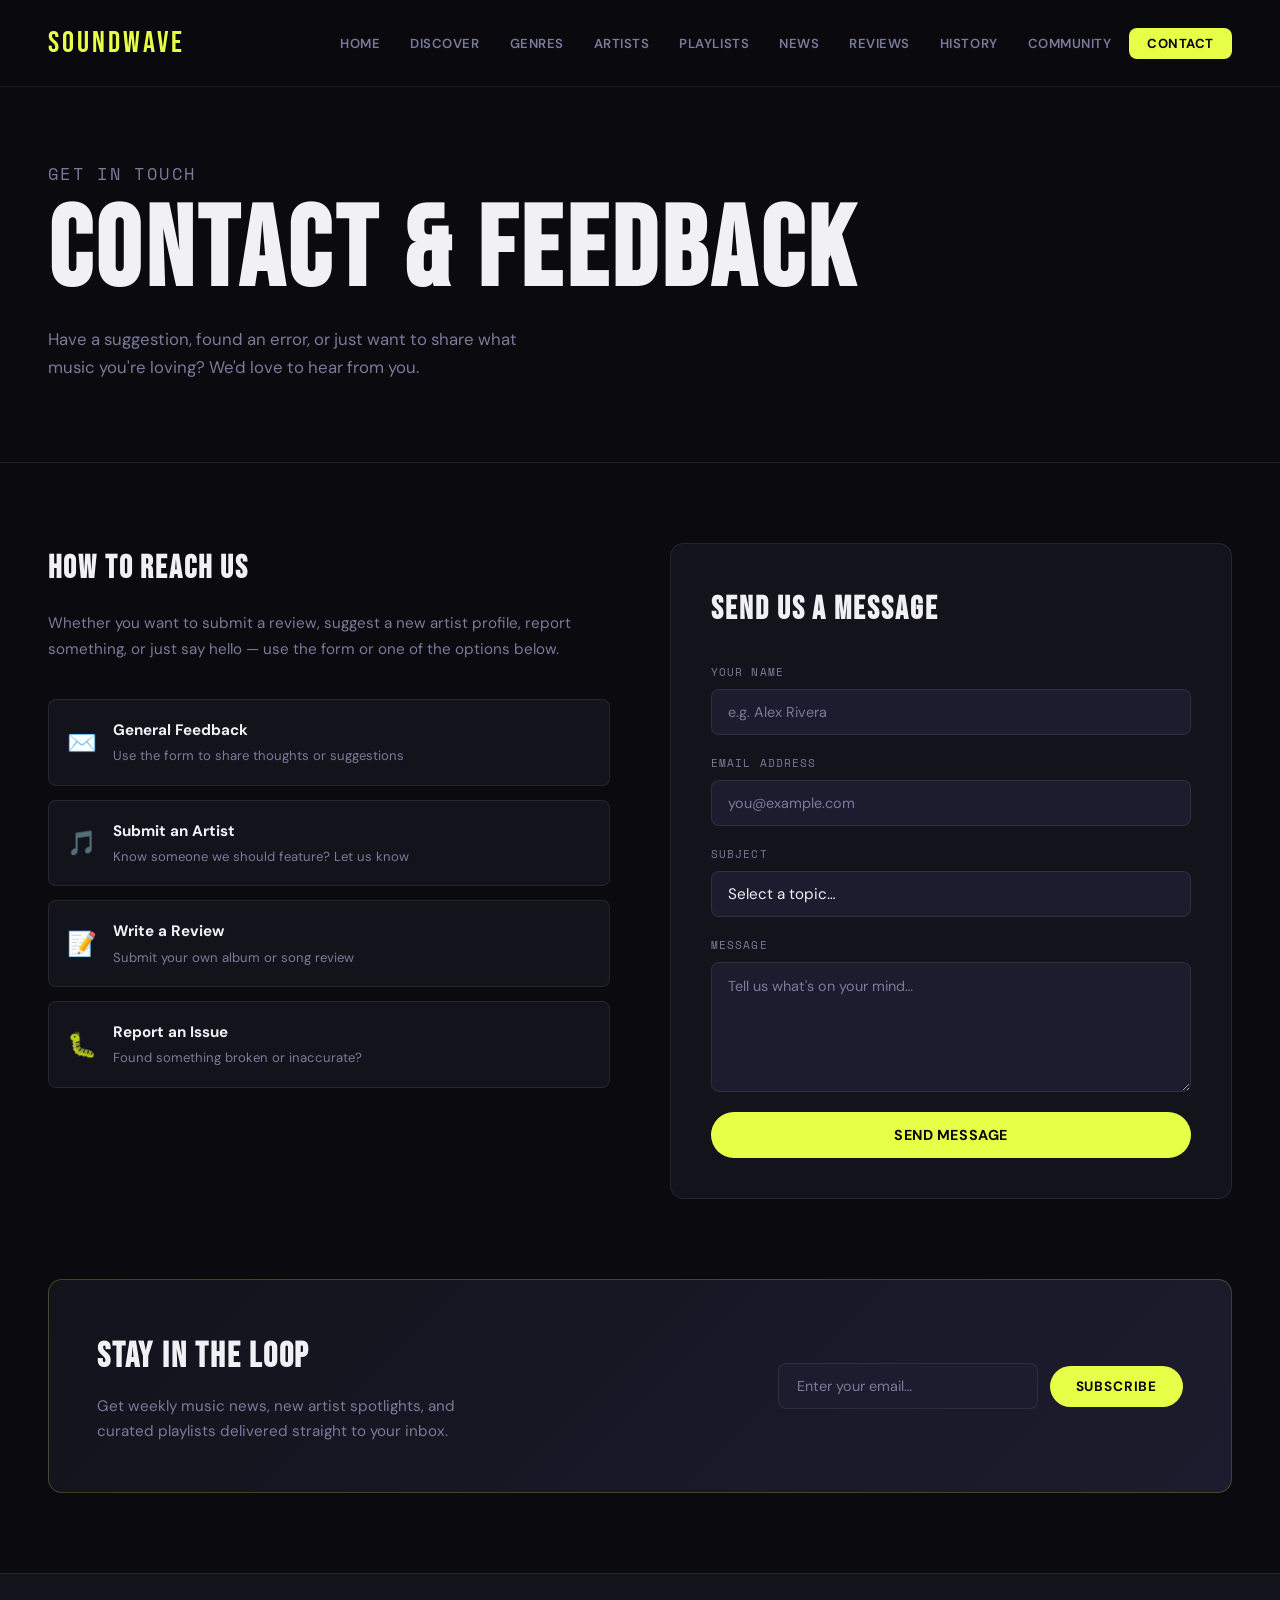
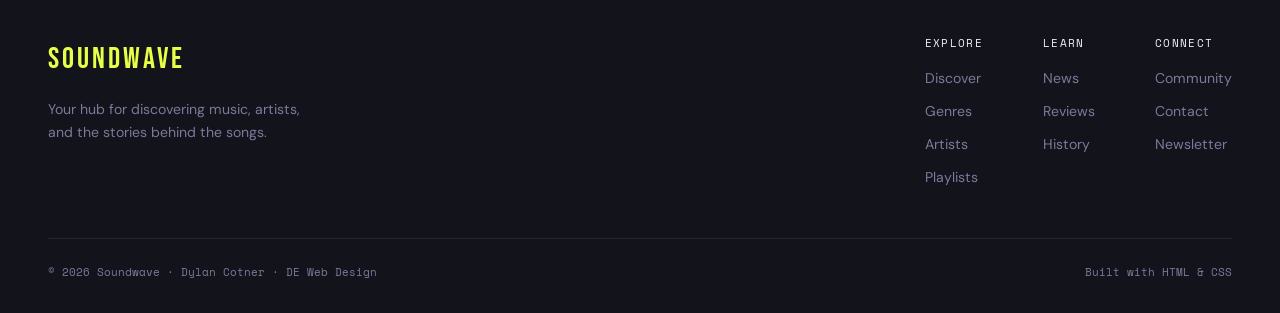
<file: contact.html>
<!DOCTYPE html>
<html lang="en">
<head>
  <meta charset="UTF-8" />
  <meta name="viewport" content="width=device-width, initial-scale=1.0" />
  <title>Contact — Soundwave</title>
  <link rel="preconnect" href="https://fonts.googleapis.com" />
  <link href="https://fonts.googleapis.com/css2?family=Bebas+Neue&family=DM+Sans:ital,opsz,wght@0,9..40,300;0,9..40,400;0,9..40,600;1,9..40,300&family=Space+Mono:wght@400;700&display=swap" rel="stylesheet" />
  <link rel="stylesheet" href="style.css" />
  <style>
    .page-hero {
      padding: 160px 48px 80px;
      border-bottom: 1px solid var(--border);
    }
    .page-hero .eyebrow-mono { margin-bottom: 12px; }
    .page-hero h1 {
      font-family: 'Bebas Neue', sans-serif;
      font-size: clamp(4rem, 9vw, 7rem);
      letter-spacing: 0.04em;
      line-height: 0.95;
      margin-bottom: 20px;
    }
    .page-hero p { color: var(--muted); max-width: 500px; font-size: 1.05rem; }

    .contact-layout {
      display: grid;
      grid-template-columns: 1fr 1fr;
      gap: 60px;
      padding: 80px 48px;
      align-items: start;
    }

    .contact-info h2 {
      font-family: 'Bebas Neue', sans-serif;
      font-size: 2rem;
      letter-spacing: 0.06em;
      margin-bottom: 16px;
    }
    .contact-info p {
      color: var(--muted);
      font-size: 0.95rem;
      line-height: 1.7;
      margin-bottom: 36px;
    }

    .contact-options { display: flex; flex-direction: column; gap: 14px; }
    .contact-option {
      display: flex;
      align-items: center;
      gap: 16px;
      padding: 18px;
      border-radius: var(--radius-sm);
      border: 1.5px solid var(--border);
      background: var(--surface);
      transition: border-color var(--transition);
      text-decoration: none;
      color: inherit;
    }
    .contact-option:hover { border-color: rgba(255,255,255,0.2); }
    .contact-option-icon {
      font-size: 1.5rem;
      flex-shrink: 0;
    }
    .contact-option-text { display: flex; flex-direction: column; gap: 2px; }
    .contact-option-title { font-weight: 700; font-size: 0.95rem; }
    .contact-option-sub { font-size: 0.82rem; color: var(--muted); }

    /* ── FORM ── */
    .form-card {
      background: var(--surface);
      border: 1.5px solid var(--border);
      border-radius: var(--radius);
      padding: 40px;
    }
    .form-card h2 {
      font-family: 'Bebas Neue', sans-serif;
      font-size: 2rem;
      letter-spacing: 0.06em;
      margin-bottom: 28px;
    }

    .form-group {
      display: flex;
      flex-direction: column;
      gap: 7px;
      margin-bottom: 20px;
    }

    label {
      font-family: 'Space Mono', monospace;
      font-size: 0.68rem;
      letter-spacing: 0.1em;
      text-transform: uppercase;
      color: var(--muted);
    }

    input[type="text"],
    input[type="email"],
    select,
    textarea {
      background: var(--surface2);
      border: 1.5px solid var(--border);
      border-radius: var(--radius-sm);
      padding: 12px 16px;
      color: var(--text);
      font-family: 'DM Sans', sans-serif;
      font-size: 0.95rem;
      width: 100%;
      outline: none;
      transition: border-color var(--transition);
      appearance: none;
      -webkit-appearance: none;
    }
    input[type="text"]:focus,
    input[type="email"]:focus,
    select:focus,
    textarea:focus {
      border-color: var(--accent);
    }
    input::placeholder,
    textarea::placeholder { color: var(--muted); font-size: 0.9rem; }

    select option { background: var(--surface2); color: var(--text); }

    textarea { min-height: 130px; resize: vertical; line-height: 1.6; }

    .form-submit {
      display: inline-block;
      background: var(--accent);
      color: #0a0a0f;
      font-weight: 700;
      font-size: 0.9rem;
      letter-spacing: 0.04em;
      text-transform: uppercase;
      padding: 14px 36px;
      border-radius: 100px;
      border: none;
      cursor: pointer;
      font-family: 'DM Sans', sans-serif;
      transition: background var(--transition);
      width: 100%;
      text-align: center;
    }
    .form-submit:hover { background: #d4eb30; }

    /* ── NEWSLETTER ── */
    .newsletter-section {
      padding: 0 48px 80px;
    }
    .newsletter-card {
      background: linear-gradient(135deg, #13131c, #1c1c2e);
      border: 1.5px solid rgba(232,255,71,0.2);
      border-radius: var(--radius);
      padding: 48px;
      display: flex;
      align-items: center;
      justify-content: space-between;
      gap: 40px;
    }
    .newsletter-text h2 {
      font-family: 'Bebas Neue', sans-serif;
      font-size: 2.2rem;
      letter-spacing: 0.05em;
      margin-bottom: 8px;
    }
    .newsletter-text p { color: var(--muted); font-size: 0.95rem; max-width: 380px; }
    .newsletter-form {
      display: flex;
      gap: 12px;
      flex-shrink: 0;
      align-items: center;
    }
    .newsletter-form input[type="email"] {
      width: 260px;
      padding: 12px 18px;
    }
    .newsletter-submit {
      background: var(--accent);
      color: #0a0a0f;
      font-weight: 700;
      font-size: 0.85rem;
      letter-spacing: 0.06em;
      text-transform: uppercase;
      padding: 12px 26px;
      border-radius: 100px;
      border: none;
      cursor: pointer;
      font-family: 'DM Sans', sans-serif;
      white-space: nowrap;
      transition: background var(--transition);
    }
    .newsletter-submit:hover { background: #d4eb30; }
  </style>
</head>
<body>

  <nav>
    <a href="index.html" class="logo">Soundwave</a>
    <ul class="nav-links">
      <li><a href="index.html">Home</a></li>
      <li><a href="discover.html">Discover</a></li>
      <li><a href="genres.html">Genres</a></li>
      <li><a href="artists.html">Artists</a></li>
      <li><a href="playlists.html">Playlists</a></li>
      <li><a href="news.html">News</a></li>
      <li><a href="reviews.html">Reviews</a></li>
      <li><a href="history.html">History</a></li>
      <li><a href="community.html">Community</a></li>
      <li><a href="contact.html" class="nav-cta active">Contact</a></li>
    </ul>
  </nav>

  <div class="page-hero">
    <p class="eyebrow-mono">Get in touch</p>
    <h1>Contact &amp; Feedback</h1>
    <p>Have a suggestion, found an error, or just want to share what music you're loving? We'd love to hear from you.</p>
  </div>

  <div class="contact-layout">

    <div class="contact-info">
      <h2>How to Reach Us</h2>
      <p>Whether you want to submit a review, suggest a new artist profile, report something, or just say hello — use the form or one of the options below.</p>
      <div class="contact-options">
        <span class="contact-option">
          <span class="contact-option-icon">✉️</span>
          <div class="contact-option-text">
            <span class="contact-option-title">General Feedback</span>
            <span class="contact-option-sub">Use the form to share thoughts or suggestions</span>
          </div>
        </span>
        <span class="contact-option">
          <span class="contact-option-icon">🎵</span>
          <div class="contact-option-text">
            <span class="contact-option-title">Submit an Artist</span>
            <span class="contact-option-sub">Know someone we should feature? Let us know</span>
          </div>
        </span>
        <span class="contact-option">
          <span class="contact-option-icon">📝</span>
          <div class="contact-option-text">
            <span class="contact-option-title">Write a Review</span>
            <span class="contact-option-sub">Submit your own album or song review</span>
          </div>
        </span>
        <span class="contact-option">
          <span class="contact-option-icon">🐛</span>
          <div class="contact-option-text">
            <span class="contact-option-title">Report an Issue</span>
            <span class="contact-option-sub">Found something broken or inaccurate?</span>
          </div>
        </span>
      </div>
    </div>

    <div class="form-card">
      <h2>Send Us a Message</h2>
      <form action="#" method="post">
        <div class="form-group">
          <label for="name">Your Name</label>
          <input type="text" id="name" name="name" placeholder="e.g. Alex Rivera" required />
        </div>
        <div class="form-group">
          <label for="email">Email Address</label>
          <input type="email" id="email" name="email" placeholder="you@example.com" required />
        </div>
        <div class="form-group">
          <label for="subject">Subject</label>
          <select id="subject" name="subject">
            <option value="">Select a topic…</option>
            <option value="feedback">General Feedback</option>
            <option value="artist">Artist Suggestion</option>
            <option value="review">Submit a Review</option>
            <option value="bug">Report an Issue</option>
            <option value="other">Other</option>
          </select>
        </div>
        <div class="form-group">
          <label for="message">Message</label>
          <textarea id="message" name="message" placeholder="Tell us what's on your mind…" required></textarea>
        </div>
        <button type="submit" class="form-submit">Send Message</button>
      </form>
    </div>

  </div>

  <!-- ── NEWSLETTER ── -->
  <div class="newsletter-section" id="newsletter">
    <div class="newsletter-card">
      <div class="newsletter-text">
        <h2>Stay in the Loop</h2>
        <p>Get weekly music news, new artist spotlights, and curated playlists delivered straight to your inbox.</p>
      </div>
      <form class="newsletter-form" action="#" method="post">
        <input type="email" name="newsletter_email" placeholder="Enter your email…" required />
        <button type="submit" class="newsletter-submit">Subscribe</button>
      </form>
    </div>
  </div>

  <footer>
    <div class="footer-top">
      <div class="footer-brand">
        <span class="logo">Soundwave</span>
        <p>Your hub for discovering music, artists, and the stories behind the songs.</p>
      </div>
      <div class="footer-links">
        <div class="footer-col">
          <span class="footer-col-title">Explore</span>
          <a href="discover.html">Discover</a>
          <a href="genres.html">Genres</a>
          <a href="artists.html">Artists</a>
          <a href="playlists.html">Playlists</a>
        </div>
        <div class="footer-col">
          <span class="footer-col-title">Learn</span>
          <a href="news.html">News</a>
          <a href="reviews.html">Reviews</a>
          <a href="history.html">History</a>
        </div>
        <div class="footer-col">
          <span class="footer-col-title">Connect</span>
          <a href="community.html">Community</a>
          <a href="contact.html">Contact</a>
          <a href="contact.html#newsletter">Newsletter</a>
        </div>
      </div>
    </div>
    <div class="footer-bottom">
      <span>© 2026 Soundwave · Dylan Cotner · DE Web Design</span>
      <span>Built with HTML &amp; CSS</span>
    </div>
  </footer>

</body>
</html>
</file>
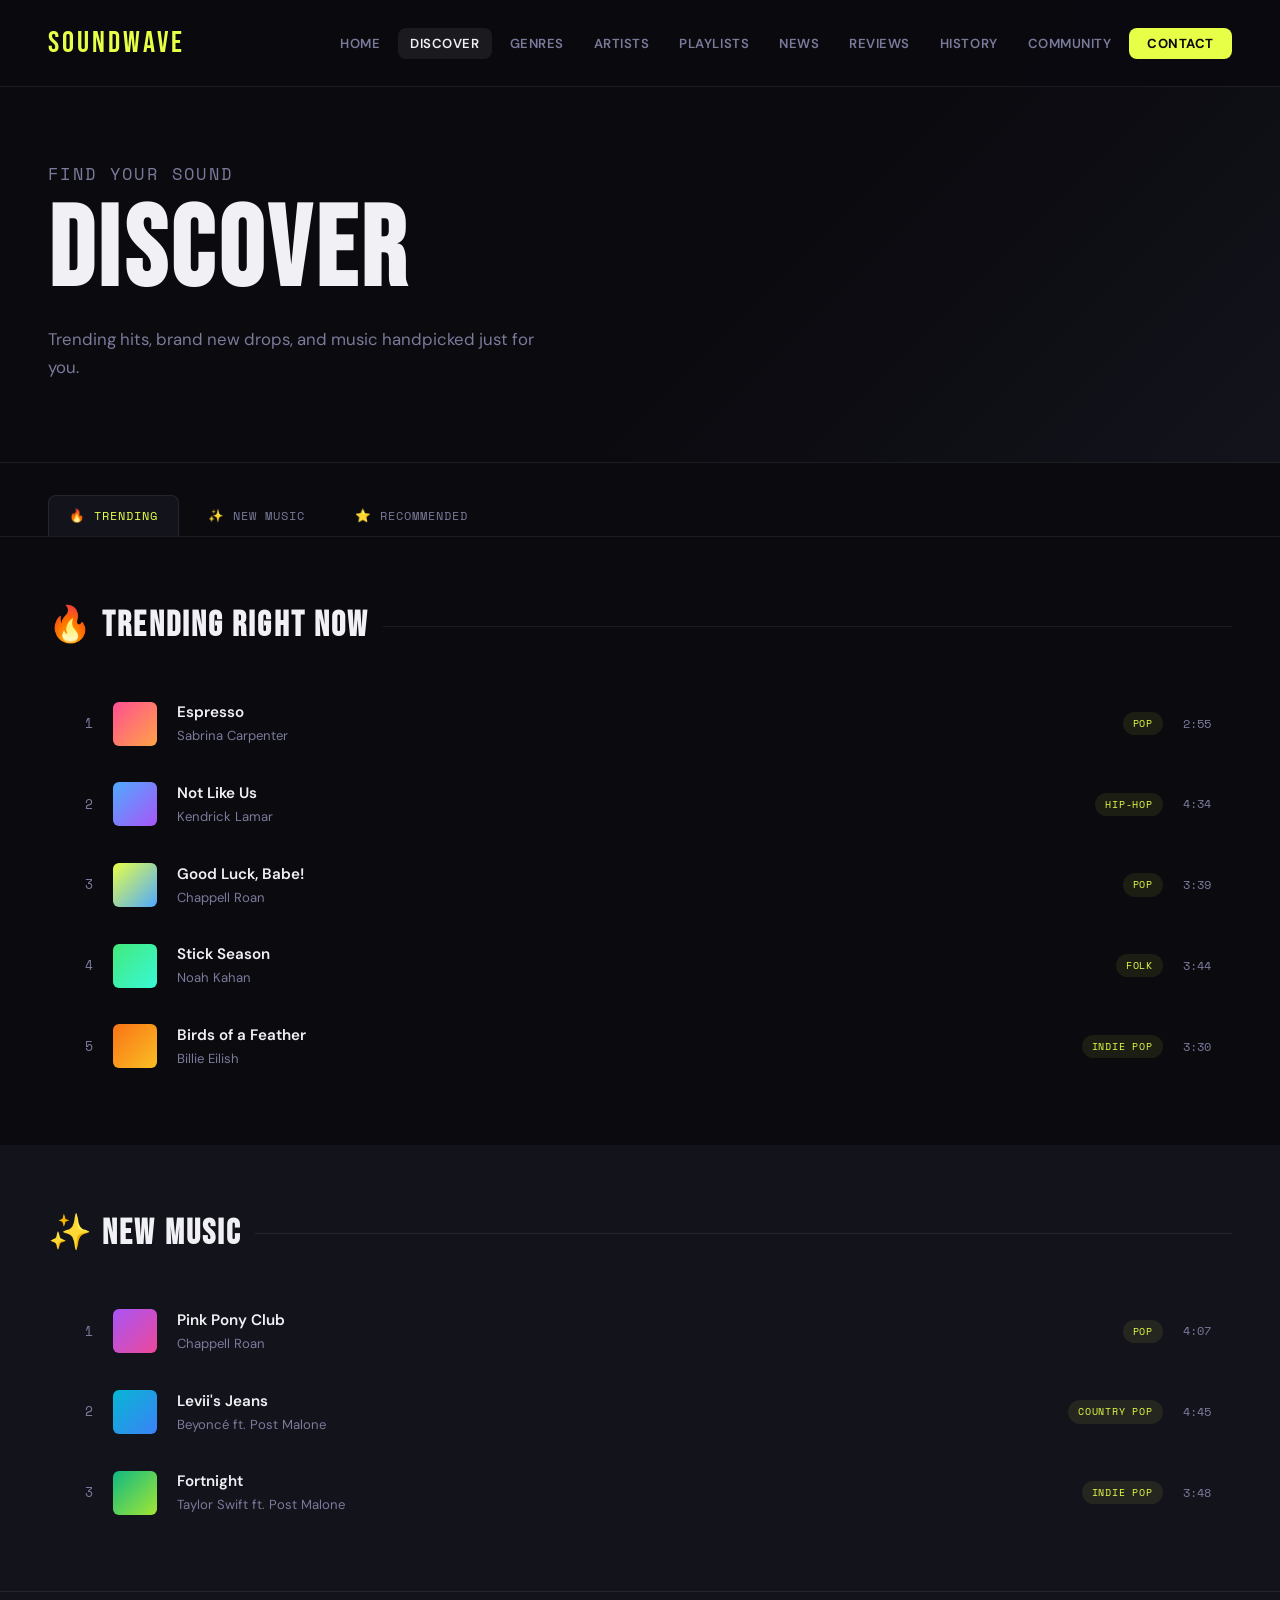
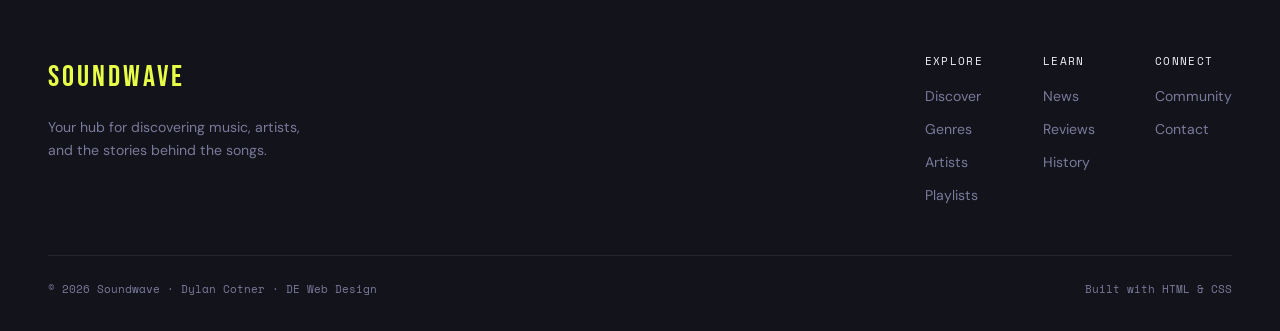
<file: discover.html>
<!DOCTYPE html>
<html lang="en">
<head>
  <meta charset="UTF-8" />
  <meta name="viewport" content="width=device-width, initial-scale=1.0" />
  <title>Discover — Soundwave</title>
  <link rel="preconnect" href="https://fonts.googleapis.com" />
  <link href="https://fonts.googleapis.com/css2?family=Bebas+Neue&family=DM+Sans:ital,opsz,wght@0,9..40,300;0,9..40,400;0,9..40,600;1,9..40,300&family=Space+Mono:wght@400;700&display=swap" rel="stylesheet" />
  <link rel="stylesheet" href="style.css" />
  <style>
    .page-hero {
      padding: 160px 48px 80px;
      background: linear-gradient(135deg, #0a0a0f 60%, #13131c);
      border-bottom: 1px solid var(--border);
    }
    .page-hero .eyebrow-mono { margin-bottom: 12px; }
    .page-hero h1 {
      font-family: 'Bebas Neue', sans-serif;
      font-size: clamp(4rem, 9vw, 7rem);
      letter-spacing: 0.04em;
      line-height: 0.95;
      margin-bottom: 20px;
    }
    .page-hero p { color: var(--muted); max-width: 500px; font-size: 1.05rem; }

    .discover-tabs {
      display: flex;
      gap: 8px;
      padding: 32px 48px 0;
      border-bottom: 1px solid var(--border);
    }
    .tab-link {
      font-family: 'Space Mono', monospace;
      font-size: 0.78rem;
      letter-spacing: 0.08em;
      text-transform: uppercase;
      color: var(--muted);
      padding: 10px 20px;
      border-radius: var(--radius-sm) var(--radius-sm) 0 0;
      border: 1px solid transparent;
      border-bottom: none;
      transition: color var(--transition), background var(--transition);
    }
    .tab-link:hover, .tab-link.active {
      color: var(--accent);
      background: var(--surface);
      border-color: var(--border);
    }

    .discover-section { padding: 60px 48px; }
    .discover-section h2 {
      font-family: 'Bebas Neue', sans-serif;
      font-size: 2.2rem;
      letter-spacing: 0.06em;
      margin-bottom: 30px;
      display: flex;
      align-items: center;
      gap: 14px;
    }
    .discover-section h2::after {
      content: '';
      flex: 1;
      height: 1px;
      background: var(--border);
    }

    .song-list { display: flex; flex-direction: column; gap: 4px; }
    .song-row {
      display: flex;
      align-items: center;
      gap: 20px;
      padding: 14px 20px;
      border-radius: var(--radius-sm);
      border: 1px solid transparent;
      transition: background var(--transition), border-color var(--transition);
      cursor: pointer;
      text-decoration: none;
      color: inherit;
    }
    .song-row:hover {
      background: var(--surface);
      border-color: var(--border);
    }
    .song-num {
      font-family: 'Space Mono', monospace;
      font-size: 0.8rem;
      color: var(--muted);
      width: 24px;
      text-align: right;
    }
    .song-cover {
      width: 44px; height: 44px;
      border-radius: 6px;
      flex-shrink: 0;
    }
    .song-info { flex: 1; }
    .song-title { font-weight: 600; font-size: 0.95rem; }
    .song-artist { font-size: 0.82rem; color: var(--muted); }
    .song-genre {
      font-family: 'Space Mono', monospace;
      font-size: 0.65rem;
      text-transform: uppercase;
      letter-spacing: 0.08em;
      color: var(--accent);
      background: rgba(232,255,71,0.08);
      padding: 3px 10px;
      border-radius: 100px;
    }
    .song-duration {
      font-family: 'Space Mono', monospace;
      font-size: 0.75rem;
      color: var(--muted);
    }
  </style>
</head>
<body>

  <nav>
    <a href="index.html" class="logo">Soundwave</a>
    <ul class="nav-links">
      <li><a href="index.html">Home</a></li>
      <li><a href="discover.html" class="active">Discover</a></li>
      <li><a href="genres.html">Genres</a></li>
      <li><a href="artists.html">Artists</a></li>
      <li><a href="playlists.html">Playlists</a></li>
      <li><a href="news.html">News</a></li>
      <li><a href="reviews.html">Reviews</a></li>
      <li><a href="history.html">History</a></li>
      <li><a href="community.html">Community</a></li>
      <li><a href="contact.html" class="nav-cta">Contact</a></li>
    </ul>
  </nav>

  <div class="page-hero">
    <p class="eyebrow-mono">Find your sound</p>
    <h1>Discover</h1>
    <p>Trending hits, brand new drops, and music handpicked just for you.</p>
  </div>

  <div class="discover-tabs">
    <span class="tab-link active">🔥 Trending</span>
    <a href="#new" class="tab-link">✨ New Music</a>
    <a href="#recommended" class="tab-link">⭐ Recommended</a>
  </div>

  <div class="discover-section">
    <h2>🔥 Trending Right Now</h2>
    <div class="song-list">
      <a href="#" class="song-row">
        <span class="song-num">1</span>
        <div class="song-cover" style="background:linear-gradient(135deg,#ff4f91,#ffa347);"></div>
        <div class="song-info">
          <div class="song-title">Espresso</div>
          <div class="song-artist">Sabrina Carpenter</div>
        </div>
        <span class="song-genre">Pop</span>
        <span class="song-duration">2:55</span>
      </a>
      <a href="#" class="song-row">
        <span class="song-num">2</span>
        <div class="song-cover" style="background:linear-gradient(135deg,#4faaff,#a855f7);"></div>
        <div class="song-info">
          <div class="song-title">Not Like Us</div>
          <div class="song-artist">Kendrick Lamar</div>
        </div>
        <span class="song-genre">Hip-Hop</span>
        <span class="song-duration">4:34</span>
      </a>
      <a href="#" class="song-row">
        <span class="song-num">3</span>
        <div class="song-cover" style="background:linear-gradient(135deg,#e8ff47,#4faaff);"></div>
        <div class="song-info">
          <div class="song-title">Good Luck, Babe!</div>
          <div class="song-artist">Chappell Roan</div>
        </div>
        <span class="song-genre">Pop</span>
        <span class="song-duration">3:39</span>
      </a>
      <a href="#" class="song-row">
        <span class="song-num">4</span>
        <div class="song-cover" style="background:linear-gradient(135deg,#43e97b,#38f9d7);"></div>
        <div class="song-info">
          <div class="song-title">Stick Season</div>
          <div class="song-artist">Noah Kahan</div>
        </div>
        <span class="song-genre">Folk</span>
        <span class="song-duration">3:44</span>
      </a>
      <a href="#" class="song-row">
        <span class="song-num">5</span>
        <div class="song-cover" style="background:linear-gradient(135deg,#f97316,#fbbf24);"></div>
        <div class="song-info">
          <div class="song-title">Birds of a Feather</div>
          <div class="song-artist">Billie Eilish</div>
        </div>
        <span class="song-genre">Indie Pop</span>
        <span class="song-duration">3:30</span>
      </a>
    </div>
  </div>

  <div class="discover-section section-dark" id="new">
    <h2>✨ New Music</h2>
    <div class="song-list">
      <a href="#" class="song-row">
        <span class="song-num">1</span>
        <div class="song-cover" style="background:linear-gradient(135deg,#a855f7,#ec4899);"></div>
        <div class="song-info">
          <div class="song-title">Pink Pony Club</div>
          <div class="song-artist">Chappell Roan</div>
        </div>
        <span class="song-genre">Pop</span>
        <span class="song-duration">4:07</span>
      </a>
      <a href="#" class="song-row">
        <span class="song-num">2</span>
        <div class="song-cover" style="background:linear-gradient(135deg,#06b6d4,#3b82f6);"></div>
        <div class="song-info">
          <div class="song-title">Levii's Jeans</div>
          <div class="song-artist">Beyoncé ft. Post Malone</div>
        </div>
        <span class="song-genre">Country Pop</span>
        <span class="song-duration">4:45</span>
      </a>
      <a href="#" class="song-row">
        <span class="song-num">3</span>
        <div class="song-cover" style="background:linear-gradient(135deg,#10b981,#a3e635);"></div>
        <div class="song-info">
          <div class="song-title">Fortnight</div>
          <div class="song-artist">Taylor Swift ft. Post Malone</div>
        </div>
        <span class="song-genre">Indie Pop</span>
        <span class="song-duration">3:48</span>
      </a>
    </div>
  </div>

  <footer>
    <div class="footer-top">
      <div class="footer-brand">
        <span class="logo">Soundwave</span>
        <p>Your hub for discovering music, artists, and the stories behind the songs.</p>
      </div>
      <div class="footer-links">
        <div class="footer-col">
          <span class="footer-col-title">Explore</span>
          <a href="discover.html">Discover</a>
          <a href="genres.html">Genres</a>
          <a href="artists.html">Artists</a>
          <a href="playlists.html">Playlists</a>
        </div>
        <div class="footer-col">
          <span class="footer-col-title">Learn</span>
          <a href="news.html">News</a>
          <a href="reviews.html">Reviews</a>
          <a href="history.html">History</a>
        </div>
        <div class="footer-col">
          <span class="footer-col-title">Connect</span>
          <a href="community.html">Community</a>
          <a href="contact.html">Contact</a>
        </div>
      </div>
    </div>
    <div class="footer-bottom">
      <span>© 2026 Soundwave · Dylan Cotner · DE Web Design</span>
      <span>Built with HTML &amp; CSS</span>
    </div>
  </footer>

</body>
</html>
</file>
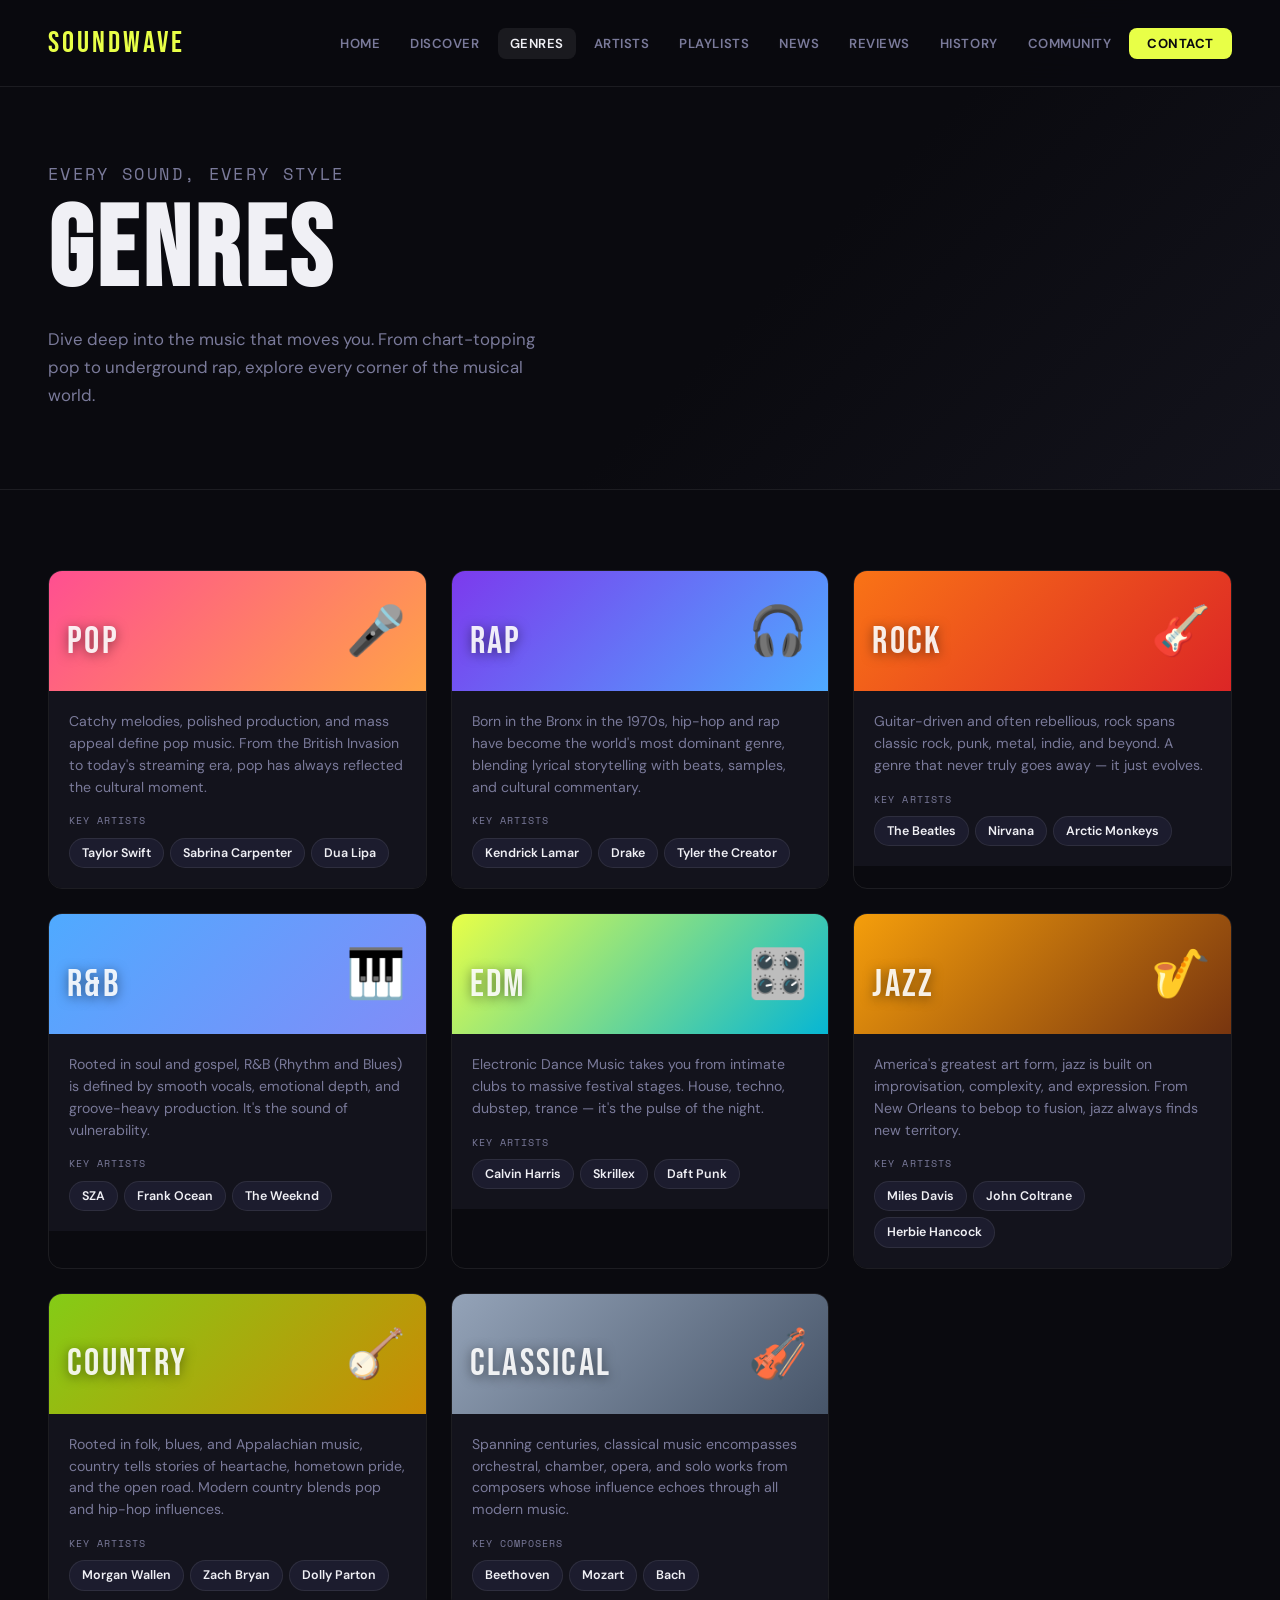
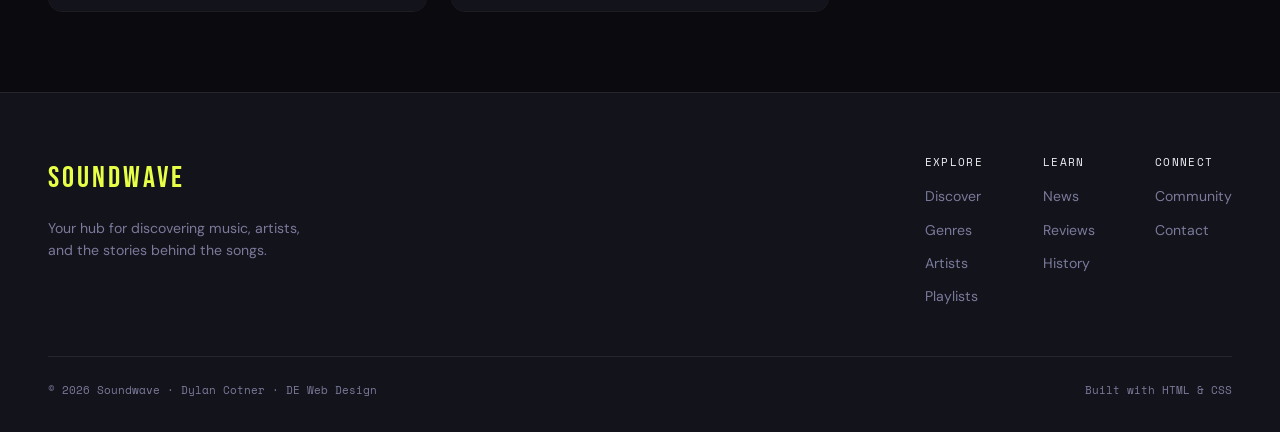
<file: genres.html>
<!DOCTYPE html>
<html lang="en">
<head>
  <meta charset="UTF-8" />
  <meta name="viewport" content="width=device-width, initial-scale=1.0" />
  <title>Genres — Soundwave</title>
  <link rel="preconnect" href="https://fonts.googleapis.com" />
  <link href="https://fonts.googleapis.com/css2?family=Bebas+Neue&family=DM+Sans:ital,opsz,wght@0,9..40,300;0,9..40,400;0,9..40,600;1,9..40,300&family=Space+Mono:wght@400;700&display=swap" rel="stylesheet" />
  <link rel="stylesheet" href="style.css" />
  <style>
    .page-hero {
      padding: 160px 48px 80px;
      background: linear-gradient(135deg, #0a0a0f 60%, #13131c);
      border-bottom: 1px solid var(--border);
    }
    .page-hero .eyebrow-mono { margin-bottom: 12px; }
    .page-hero h1 {
      font-family: 'Bebas Neue', sans-serif;
      font-size: clamp(4rem, 9vw, 7rem);
      letter-spacing: 0.04em;
      line-height: 0.95;
      margin-bottom: 20px;
    }
    .page-hero p { color: var(--muted); max-width: 500px; font-size: 1.05rem; }

    .genre-detail-grid {
      display: grid;
      grid-template-columns: repeat(auto-fill, minmax(320px, 1fr));
      gap: 24px;
      padding: 80px 48px;
    }

    .genre-detail-card {
      border-radius: var(--radius);
      border: 1.5px solid var(--border);
      overflow: hidden;
      transition: transform var(--transition), border-color var(--transition);
      text-decoration: none;
      color: inherit;
      display: block;
    }
    .genre-detail-card:hover {
      transform: translateY(-6px);
      border-color: rgba(255,255,255,0.2);
    }

    .genre-banner {
      height: 120px;
      display: flex;
      align-items: flex-end;
      padding: 18px;
      position: relative;
    }
    .genre-banner-emoji {
      font-size: 3rem;
      position: absolute;
      right: 20px;
      top: 50%;
      transform: translateY(-50%);
    }
    .genre-banner-name {
      font-family: 'Bebas Neue', sans-serif;
      font-size: 2.4rem;
      letter-spacing: 0.06em;
      color: rgba(255,255,255,0.9);
      text-shadow: 0 2px 12px rgba(0,0,0,0.5);
    }

    .genre-detail-body { padding: 20px; background: var(--surface); }
    .genre-detail-desc { font-size: 0.88rem; color: var(--muted); line-height: 1.55; margin-bottom: 14px; }
    .genre-artists-label {
      font-family: 'Space Mono', monospace;
      font-size: 0.65rem;
      text-transform: uppercase;
      letter-spacing: 0.1em;
      color: var(--muted);
      margin-bottom: 8px;
    }
    .genre-artists-pills { display: flex; gap: 6px; flex-wrap: wrap; }
    .pill {
      font-size: 0.78rem;
      font-weight: 600;
      padding: 4px 12px;
      border-radius: 100px;
      background: var(--surface2);
      border: 1px solid var(--border);
      color: var(--text);
    }
  </style>
</head>
<body>

  <nav>
    <a href="index.html" class="logo">Soundwave</a>
    <ul class="nav-links">
      <li><a href="index.html">Home</a></li>
      <li><a href="discover.html">Discover</a></li>
      <li><a href="genres.html" class="active">Genres</a></li>
      <li><a href="artists.html">Artists</a></li>
      <li><a href="playlists.html">Playlists</a></li>
      <li><a href="news.html">News</a></li>
      <li><a href="reviews.html">Reviews</a></li>
      <li><a href="history.html">History</a></li>
      <li><a href="community.html">Community</a></li>
      <li><a href="contact.html" class="nav-cta">Contact</a></li>
    </ul>
  </nav>

  <div class="page-hero">
    <p class="eyebrow-mono">Every sound, every style</p>
    <h1>Genres</h1>
    <p>Dive deep into the music that moves you. From chart-topping pop to underground rap, explore every corner of the musical world.</p>
  </div>

  <div class="genre-detail-grid">

    <a href="#pop" class="genre-detail-card" id="pop">
      <div class="genre-banner" style="background:linear-gradient(135deg,#ff4f91,#ffa347);">
        <span class="genre-banner-name">Pop</span>
        <span class="genre-banner-emoji">🎤</span>
      </div>
      <div class="genre-detail-body">
        <p class="genre-detail-desc">Catchy melodies, polished production, and mass appeal define pop music. From the British Invasion to today's streaming era, pop has always reflected the cultural moment.</p>
        <p class="genre-artists-label">Key Artists</p>
        <div class="genre-artists-pills">
          <span class="pill">Taylor Swift</span>
          <span class="pill">Sabrina Carpenter</span>
          <span class="pill">Dua Lipa</span>
        </div>
      </div>
    </a>

    <a href="#rap" class="genre-detail-card" id="rap">
      <div class="genre-banner" style="background:linear-gradient(135deg,#7c3aed,#4faaff);">
        <span class="genre-banner-name">Rap</span>
        <span class="genre-banner-emoji">🎧</span>
      </div>
      <div class="genre-detail-body">
        <p class="genre-detail-desc">Born in the Bronx in the 1970s, hip-hop and rap have become the world's most dominant genre, blending lyrical storytelling with beats, samples, and cultural commentary.</p>
        <p class="genre-artists-label">Key Artists</p>
        <div class="genre-artists-pills">
          <span class="pill">Kendrick Lamar</span>
          <span class="pill">Drake</span>
          <span class="pill">Tyler the Creator</span>
        </div>
      </div>
    </a>

    <a href="#rock" class="genre-detail-card" id="rock">
      <div class="genre-banner" style="background:linear-gradient(135deg,#f97316,#dc2626);">
        <span class="genre-banner-name">Rock</span>
        <span class="genre-banner-emoji">🎸</span>
      </div>
      <div class="genre-detail-body">
        <p class="genre-detail-desc">Guitar-driven and often rebellious, rock spans classic rock, punk, metal, indie, and beyond. A genre that never truly goes away — it just evolves.</p>
        <p class="genre-artists-label">Key Artists</p>
        <div class="genre-artists-pills">
          <span class="pill">The Beatles</span>
          <span class="pill">Nirvana</span>
          <span class="pill">Arctic Monkeys</span>
        </div>
      </div>
    </a>

    <a href="#rnb" class="genre-detail-card" id="rnb">
      <div class="genre-banner" style="background:linear-gradient(135deg,#4faaff,#818cf8);">
        <span class="genre-banner-name">R&amp;B</span>
        <span class="genre-banner-emoji">🎹</span>
      </div>
      <div class="genre-detail-body">
        <p class="genre-detail-desc">Rooted in soul and gospel, R&amp;B (Rhythm and Blues) is defined by smooth vocals, emotional depth, and groove-heavy production. It's the sound of vulnerability.</p>
        <p class="genre-artists-label">Key Artists</p>
        <div class="genre-artists-pills">
          <span class="pill">SZA</span>
          <span class="pill">Frank Ocean</span>
          <span class="pill">The Weeknd</span>
        </div>
      </div>
    </a>

    <a href="#edm" class="genre-detail-card" id="edm">
      <div class="genre-banner" style="background:linear-gradient(135deg,#e8ff47,#06b6d4);">
        <span class="genre-banner-name">EDM</span>
        <span class="genre-banner-emoji">🎛️</span>
      </div>
      <div class="genre-detail-body">
        <p class="genre-detail-desc">Electronic Dance Music takes you from intimate clubs to massive festival stages. House, techno, dubstep, trance — it's the pulse of the night.</p>
        <p class="genre-artists-label">Key Artists</p>
        <div class="genre-artists-pills">
          <span class="pill">Calvin Harris</span>
          <span class="pill">Skrillex</span>
          <span class="pill">Daft Punk</span>
        </div>
      </div>
    </a>

    <a href="#jazz" class="genre-detail-card" id="jazz">
      <div class="genre-banner" style="background:linear-gradient(135deg,#f59e0b,#78350f);">
        <span class="genre-banner-name">Jazz</span>
        <span class="genre-banner-emoji">🎷</span>
      </div>
      <div class="genre-detail-body">
        <p class="genre-detail-desc">America's greatest art form, jazz is built on improvisation, complexity, and expression. From New Orleans to bebop to fusion, jazz always finds new territory.</p>
        <p class="genre-artists-label">Key Artists</p>
        <div class="genre-artists-pills">
          <span class="pill">Miles Davis</span>
          <span class="pill">John Coltrane</span>
          <span class="pill">Herbie Hancock</span>
        </div>
      </div>
    </a>

    <a href="#country" class="genre-detail-card" id="country">
      <div class="genre-banner" style="background:linear-gradient(135deg,#84cc16,#ca8a04);">
        <span class="genre-banner-name">Country</span>
        <span class="genre-banner-emoji">🪕</span>
      </div>
      <div class="genre-detail-body">
        <p class="genre-detail-desc">Rooted in folk, blues, and Appalachian music, country tells stories of heartache, hometown pride, and the open road. Modern country blends pop and hip-hop influences.</p>
        <p class="genre-artists-label">Key Artists</p>
        <div class="genre-artists-pills">
          <span class="pill">Morgan Wallen</span>
          <span class="pill">Zach Bryan</span>
          <span class="pill">Dolly Parton</span>
        </div>
      </div>
    </a>

    <a href="#classical" class="genre-detail-card" id="classical">
      <div class="genre-banner" style="background:linear-gradient(135deg,#94a3b8,#475569);">
        <span class="genre-banner-name">Classical</span>
        <span class="genre-banner-emoji">🎻</span>
      </div>
      <div class="genre-detail-body">
        <p class="genre-detail-desc">Spanning centuries, classical music encompasses orchestral, chamber, opera, and solo works from composers whose influence echoes through all modern music.</p>
        <p class="genre-artists-label">Key Composers</p>
        <div class="genre-artists-pills">
          <span class="pill">Beethoven</span>
          <span class="pill">Mozart</span>
          <span class="pill">Bach</span>
        </div>
      </div>
    </a>

  </div>

  <footer>
    <div class="footer-top">
      <div class="footer-brand">
        <span class="logo">Soundwave</span>
        <p>Your hub for discovering music, artists, and the stories behind the songs.</p>
      </div>
      <div class="footer-links">
        <div class="footer-col">
          <span class="footer-col-title">Explore</span>
          <a href="discover.html">Discover</a>
          <a href="genres.html">Genres</a>
          <a href="artists.html">Artists</a>
          <a href="playlists.html">Playlists</a>
        </div>
        <div class="footer-col">
          <span class="footer-col-title">Learn</span>
          <a href="news.html">News</a>
          <a href="reviews.html">Reviews</a>
          <a href="history.html">History</a>
        </div>
        <div class="footer-col">
          <span class="footer-col-title">Connect</span>
          <a href="community.html">Community</a>
          <a href="contact.html">Contact</a>
        </div>
      </div>
    </div>
    <div class="footer-bottom">
      <span>© 2026 Soundwave · Dylan Cotner · DE Web Design</span>
      <span>Built with HTML &amp; CSS</span>
    </div>
  </footer>

</body>
</html>
</file>
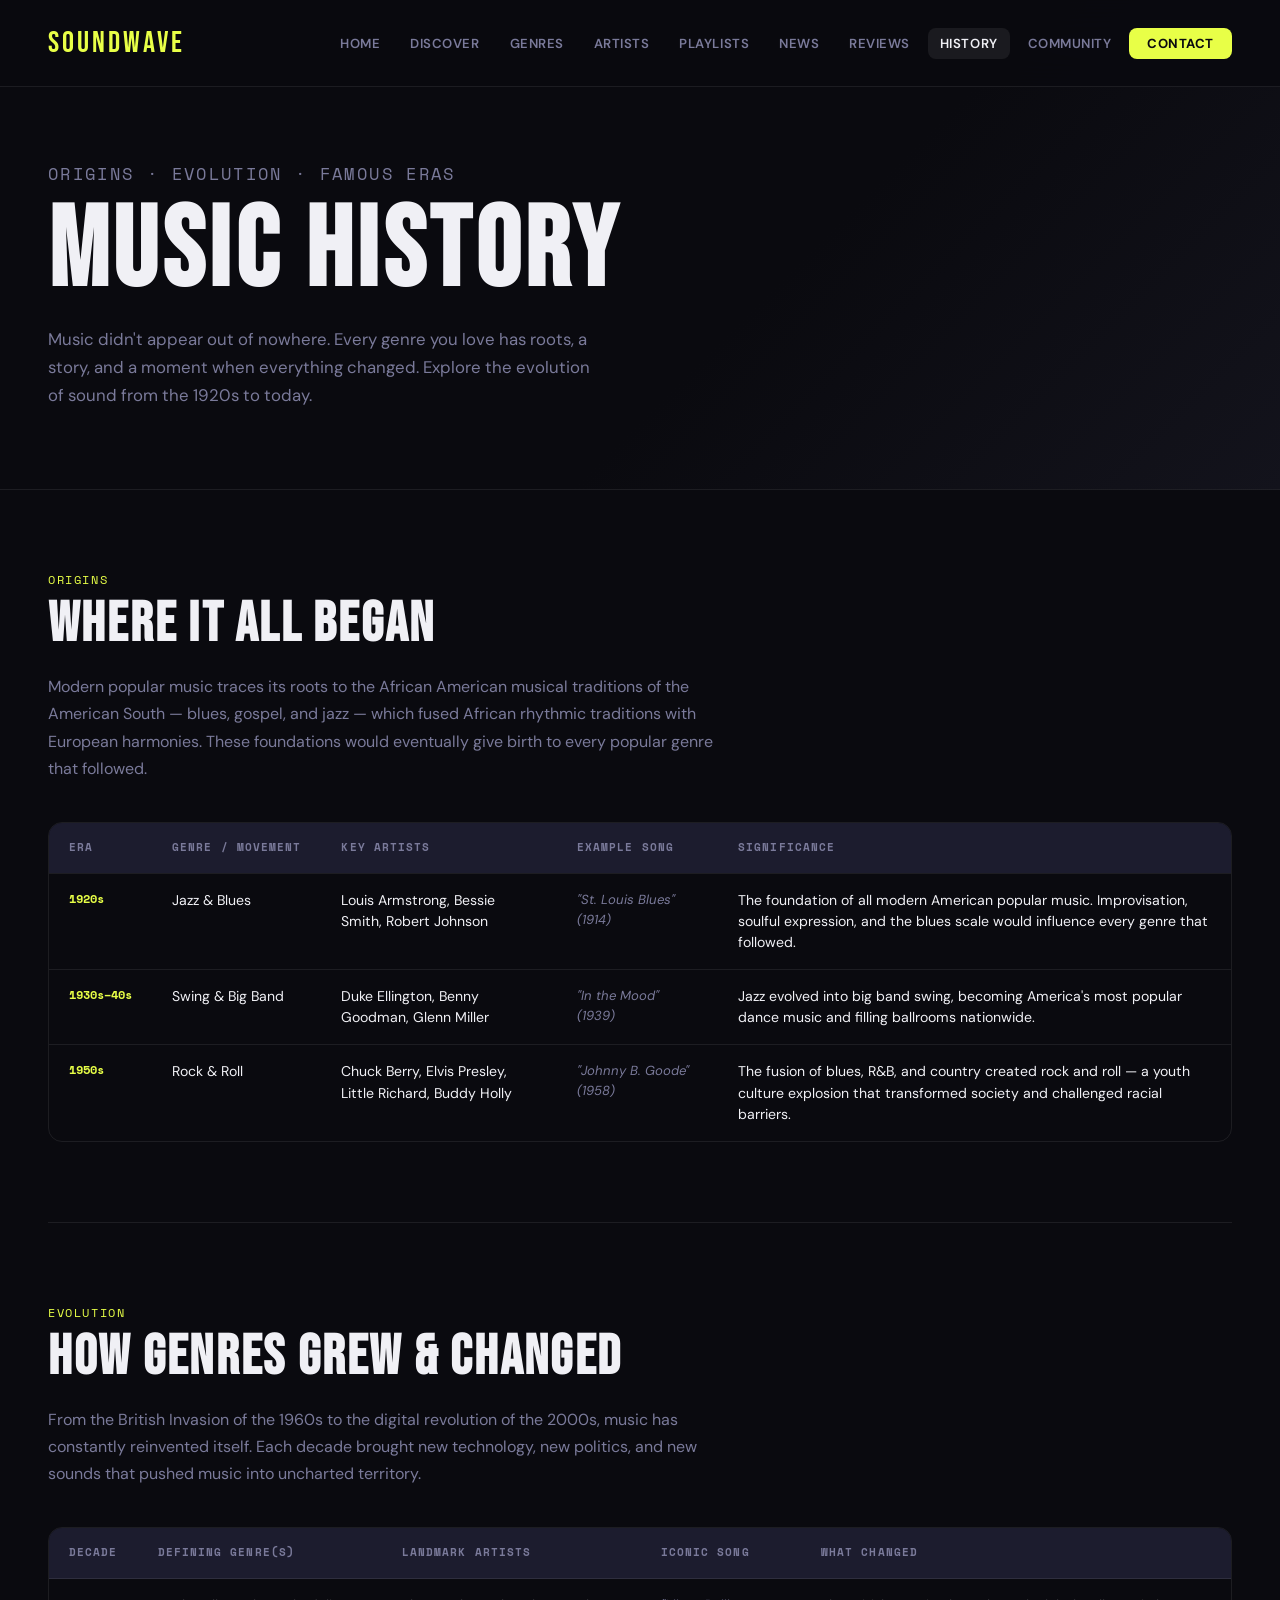
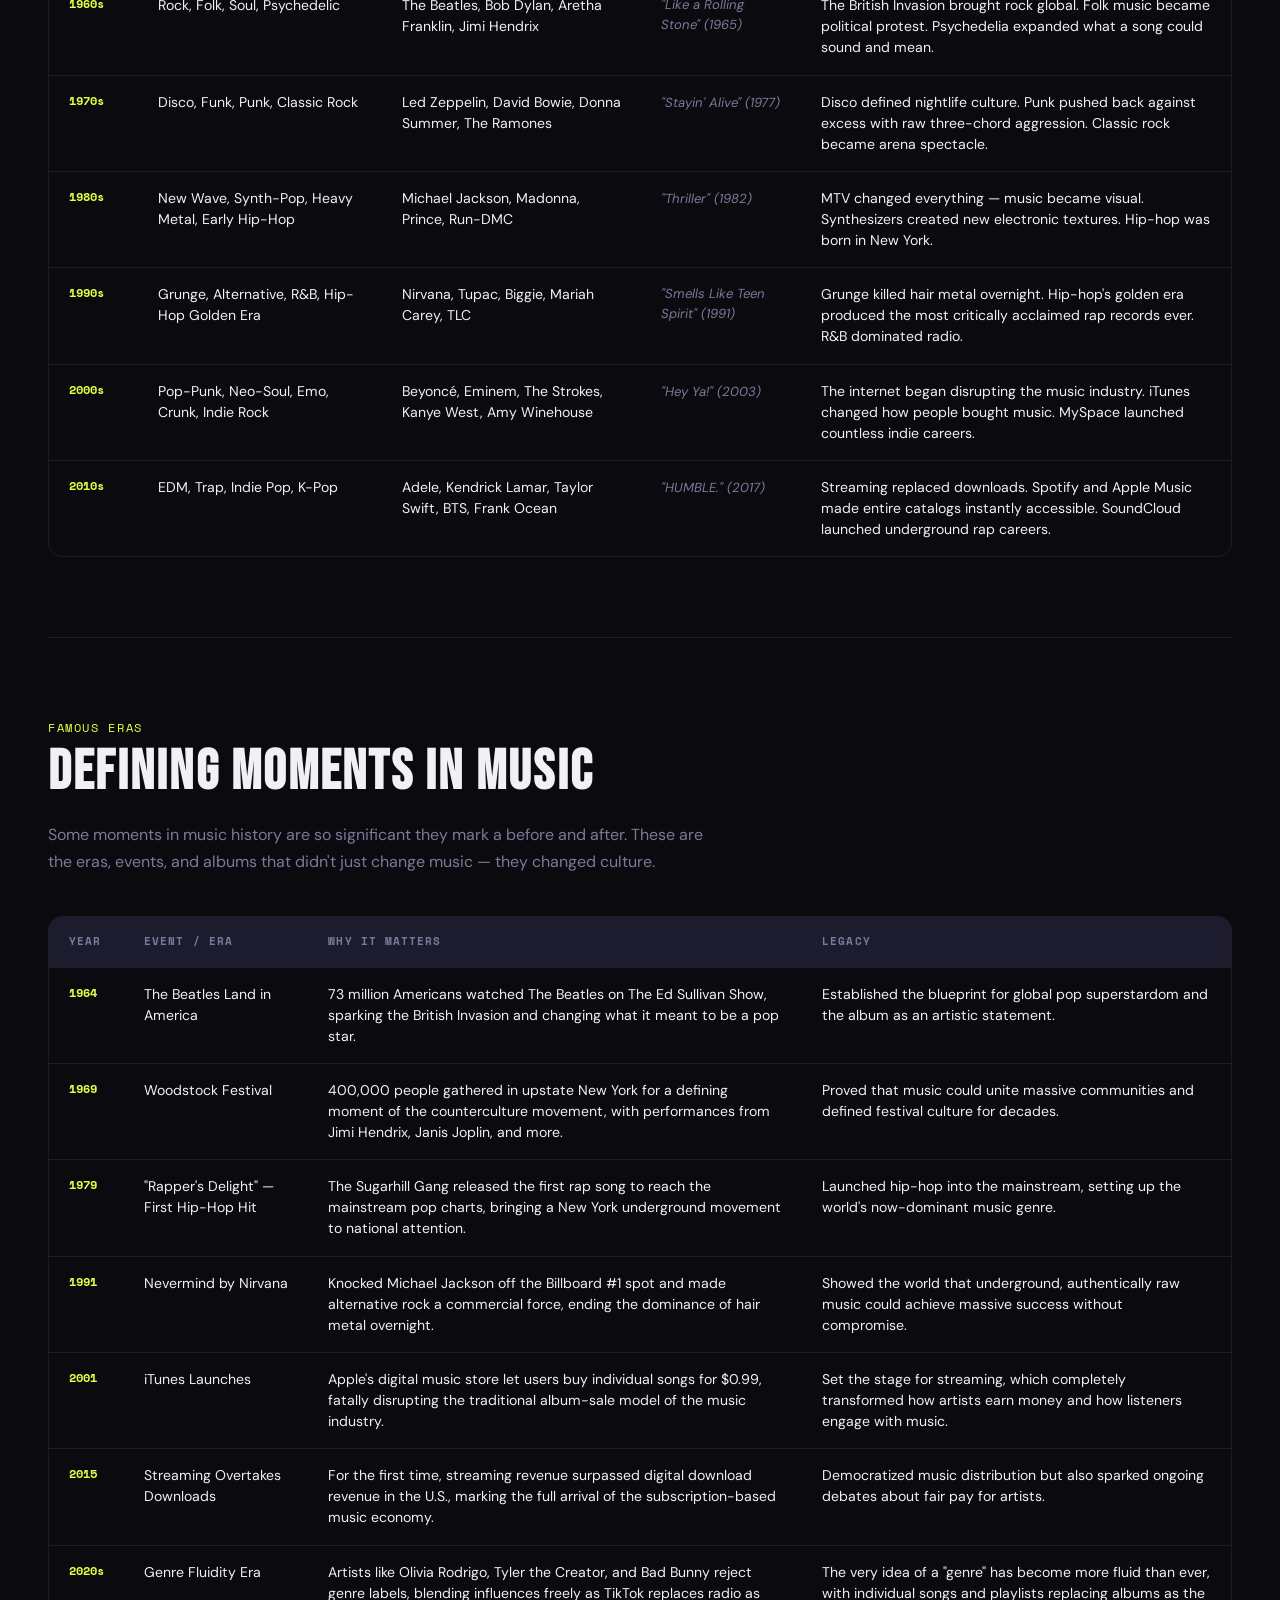
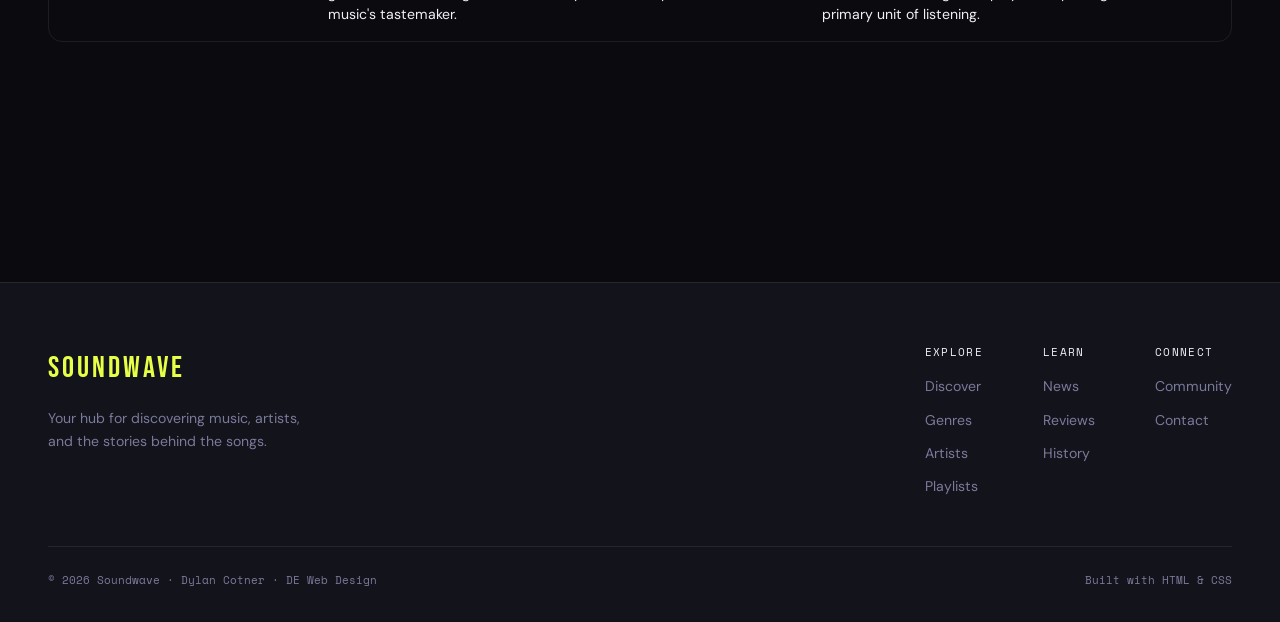
<file: history.html>
<!DOCTYPE html>
<html lang="en">
<head>
  <meta charset="UTF-8" />
  <meta name="viewport" content="width=device-width, initial-scale=1.0" />
  <title>Music History — Soundwave</title>
  <link rel="preconnect" href="https://fonts.googleapis.com" />
  <link href="https://fonts.googleapis.com/css2?family=Bebas+Neue&family=DM+Sans:ital,opsz,wght@0,9..40,300;0,9..40,400;0,9..40,600;1,9..40,300&family=Space+Mono:wght@400;700&display=swap" rel="stylesheet" />
  <link rel="stylesheet" href="style.css" />
  <style>
    .page-hero {
      padding: 160px 48px 80px;
      background: linear-gradient(135deg, #0a0a0f 60%, #13131c);
      border-bottom: 1px solid var(--border);
    }
    .page-hero .eyebrow-mono { margin-bottom: 12px; }
    .page-hero h1 {
      font-family: 'Bebas Neue', sans-serif;
      font-size: clamp(4rem, 9vw, 7rem);
      letter-spacing: 0.04em;
      line-height: 0.95;
      margin-bottom: 20px;
    }
    .page-hero p { color: var(--muted); max-width: 560px; font-size: 1.05rem; }

    .history-content { padding: 80px 48px; }

    .era-section {
      margin-bottom: 80px;
      padding-bottom: 80px;
      border-bottom: 1px solid var(--border);
    }
    .era-section:last-of-type { border-bottom: none; }

    .era-label {
      font-family: 'Space Mono', monospace;
      font-size: 0.72rem;
      letter-spacing: 0.14em;
      text-transform: uppercase;
      color: var(--accent);
      margin-bottom: 8px;
    }

    .era-title {
      font-family: 'Bebas Neue', sans-serif;
      font-size: clamp(2.4rem, 5vw, 3.5rem);
      letter-spacing: 0.04em;
      line-height: 1;
      margin-bottom: 20px;
    }

    .era-intro {
      color: var(--muted);
      font-size: 1rem;
      max-width: 680px;
      line-height: 1.7;
      margin-bottom: 40px;
    }

    /* ── TABLE ── */
    .history-table-wrapper {
      overflow-x: auto;
      border-radius: var(--radius);
      border: 1.5px solid var(--border);
    }

    table {
      width: 100%;
      border-collapse: collapse;
      font-size: 0.88rem;
    }

    thead {
      background: var(--surface2);
    }

    thead th {
      padding: 16px 20px;
      text-align: left;
      font-family: 'Space Mono', monospace;
      font-size: 0.68rem;
      letter-spacing: 0.1em;
      text-transform: uppercase;
      color: var(--muted);
      border-bottom: 1px solid var(--border);
      white-space: nowrap;
    }

    tbody tr {
      border-bottom: 1px solid var(--border);
      transition: background var(--transition);
    }
    tbody tr:last-child { border-bottom: none; }
    tbody tr:hover { background: var(--surface2); }

    tbody td {
      padding: 16px 20px;
      color: var(--text);
      vertical-align: top;
      line-height: 1.5;
    }

    tbody td:first-child {
      font-family: 'Space Mono', monospace;
      font-size: 0.78rem;
      color: var(--accent);
      white-space: nowrap;
      font-weight: 700;
    }

    .decade-badge {
      display: inline-block;
      background: rgba(232,255,71,0.1);
      border: 1px solid rgba(232,255,71,0.25);
      border-radius: 100px;
      padding: 2px 10px;
      font-family: 'Space Mono', monospace;
      font-size: 0.65rem;
      letter-spacing: 0.08em;
      text-transform: uppercase;
      color: var(--accent);
    }

    .song-example {
      display: inline-block;
      font-style: italic;
      color: var(--muted);
      font-size: 0.82rem;
    }
  </style>
</head>
<body>

  <nav>
    <a href="index.html" class="logo">Soundwave</a>
    <ul class="nav-links">
      <li><a href="index.html">Home</a></li>
      <li><a href="discover.html">Discover</a></li>
      <li><a href="genres.html">Genres</a></li>
      <li><a href="artists.html">Artists</a></li>
      <li><a href="playlists.html">Playlists</a></li>
      <li><a href="news.html">News</a></li>
      <li><a href="reviews.html">Reviews</a></li>
      <li><a href="history.html" class="active">History</a></li>
      <li><a href="community.html">Community</a></li>
      <li><a href="contact.html" class="nav-cta">Contact</a></li>
    </ul>
  </nav>

  <div class="page-hero">
    <p class="eyebrow-mono">Origins · Evolution · Famous Eras</p>
    <h1>Music History</h1>
    <p>Music didn't appear out of nowhere. Every genre you love has roots, a story, and a moment when everything changed. Explore the evolution of sound from the 1920s to today.</p>
  </div>

  <div class="history-content">

    <!-- ── ORIGINS ── -->
    <div class="era-section" id="origins">
      <div class="era-label">Origins</div>
      <h2 class="era-title">Where It All Began</h2>
      <p class="era-intro">Modern popular music traces its roots to the African American musical traditions of the American South — blues, gospel, and jazz — which fused African rhythmic traditions with European harmonies. These foundations would eventually give birth to every popular genre that followed.</p>

      <div class="history-table-wrapper">
        <table>
          <thead>
            <tr>
              <th>Era</th>
              <th>Genre / Movement</th>
              <th>Key Artists</th>
              <th>Example Song</th>
              <th>Significance</th>
            </tr>
          </thead>
          <tbody>
            <tr>
              <td>1920s</td>
              <td>Jazz &amp; Blues</td>
              <td>Louis Armstrong, Bessie Smith, Robert Johnson</td>
              <td><span class="song-example">"St. Louis Blues" (1914)</span></td>
              <td>The foundation of all modern American popular music. Improvisation, soulful expression, and the blues scale would influence every genre that followed.</td>
            </tr>
            <tr>
              <td>1930s–40s</td>
              <td>Swing &amp; Big Band</td>
              <td>Duke Ellington, Benny Goodman, Glenn Miller</td>
              <td><span class="song-example">"In the Mood" (1939)</span></td>
              <td>Jazz evolved into big band swing, becoming America's most popular dance music and filling ballrooms nationwide.</td>
            </tr>
            <tr>
              <td>1950s</td>
              <td>Rock &amp; Roll</td>
              <td>Chuck Berry, Elvis Presley, Little Richard, Buddy Holly</td>
              <td><span class="song-example">"Johnny B. Goode" (1958)</span></td>
              <td>The fusion of blues, R&amp;B, and country created rock and roll — a youth culture explosion that transformed society and challenged racial barriers.</td>
            </tr>
          </tbody>
        </table>
      </div>
    </div>

    <!-- ── EVOLUTION ── -->
    <div class="era-section" id="evolution">
      <div class="era-label">Evolution</div>
      <h2 class="era-title">How Genres Grew &amp; Changed</h2>
      <p class="era-intro">From the British Invasion of the 1960s to the digital revolution of the 2000s, music has constantly reinvented itself. Each decade brought new technology, new politics, and new sounds that pushed music into uncharted territory.</p>

      <div class="history-table-wrapper">
        <table>
          <thead>
            <tr>
              <th>Decade</th>
              <th>Defining Genre(s)</th>
              <th>Landmark Artists</th>
              <th>Iconic Song</th>
              <th>What Changed</th>
            </tr>
          </thead>
          <tbody>
            <tr>
              <td>1960s</td>
              <td>Rock, Folk, Soul, Psychedelic</td>
              <td>The Beatles, Bob Dylan, Aretha Franklin, Jimi Hendrix</td>
              <td><span class="song-example">"Like a Rolling Stone" (1965)</span></td>
              <td>The British Invasion brought rock global. Folk music became political protest. Psychedelia expanded what a song could sound and mean.</td>
            </tr>
            <tr>
              <td>1970s</td>
              <td>Disco, Funk, Punk, Classic Rock</td>
              <td>Led Zeppelin, David Bowie, Donna Summer, The Ramones</td>
              <td><span class="song-example">"Stayin' Alive" (1977)</span></td>
              <td>Disco defined nightlife culture. Punk pushed back against excess with raw three-chord aggression. Classic rock became arena spectacle.</td>
            </tr>
            <tr>
              <td>1980s</td>
              <td>New Wave, Synth-Pop, Heavy Metal, Early Hip-Hop</td>
              <td>Michael Jackson, Madonna, Prince, Run-DMC</td>
              <td><span class="song-example">"Thriller" (1982)</span></td>
              <td>MTV changed everything — music became visual. Synthesizers created new electronic textures. Hip-hop was born in New York.</td>
            </tr>
            <tr>
              <td>1990s</td>
              <td>Grunge, Alternative, R&amp;B, Hip-Hop Golden Era</td>
              <td>Nirvana, Tupac, Biggie, Mariah Carey, TLC</td>
              <td><span class="song-example">"Smells Like Teen Spirit" (1991)</span></td>
              <td>Grunge killed hair metal overnight. Hip-hop's golden era produced the most critically acclaimed rap records ever. R&amp;B dominated radio.</td>
            </tr>
            <tr>
              <td>2000s</td>
              <td>Pop-Punk, Neo-Soul, Emo, Crunk, Indie Rock</td>
              <td>Beyoncé, Eminem, The Strokes, Kanye West, Amy Winehouse</td>
              <td><span class="song-example">"Hey Ya!" (2003)</span></td>
              <td>The internet began disrupting the music industry. iTunes changed how people bought music. MySpace launched countless indie careers.</td>
            </tr>
            <tr>
              <td>2010s</td>
              <td>EDM, Trap, Indie Pop, K-Pop</td>
              <td>Adele, Kendrick Lamar, Taylor Swift, BTS, Frank Ocean</td>
              <td><span class="song-example">"HUMBLE." (2017)</span></td>
              <td>Streaming replaced downloads. Spotify and Apple Music made entire catalogs instantly accessible. SoundCloud launched underground rap careers.</td>
            </tr>
          </tbody>
        </table>
      </div>
    </div>

    <!-- ── FAMOUS ERAS ── -->
    <div class="era-section" id="famous-eras">
      <div class="era-label">Famous Eras</div>
      <h2 class="era-title">Defining Moments in Music</h2>
      <p class="era-intro">Some moments in music history are so significant they mark a before and after. These are the eras, events, and albums that didn't just change music — they changed culture.</p>

      <div class="history-table-wrapper">
        <table>
          <thead>
            <tr>
              <th>Year</th>
              <th>Event / Era</th>
              <th>Why It Matters</th>
              <th>Legacy</th>
            </tr>
          </thead>
          <tbody>
            <tr>
              <td>1964</td>
              <td>The Beatles Land in America</td>
              <td>73 million Americans watched The Beatles on The Ed Sullivan Show, sparking the British Invasion and changing what it meant to be a pop star.</td>
              <td>Established the blueprint for global pop superstardom and the album as an artistic statement.</td>
            </tr>
            <tr>
              <td>1969</td>
              <td>Woodstock Festival</td>
              <td>400,000 people gathered in upstate New York for a defining moment of the counterculture movement, with performances from Jimi Hendrix, Janis Joplin, and more.</td>
              <td>Proved that music could unite massive communities and defined festival culture for decades.</td>
            </tr>
            <tr>
              <td>1979</td>
              <td>"Rapper's Delight" — First Hip-Hop Hit</td>
              <td>The Sugarhill Gang released the first rap song to reach the mainstream pop charts, bringing a New York underground movement to national attention.</td>
              <td>Launched hip-hop into the mainstream, setting up the world's now-dominant music genre.</td>
            </tr>
            <tr>
              <td>1991</td>
              <td>Nevermind by Nirvana</td>
              <td>Knocked Michael Jackson off the Billboard #1 spot and made alternative rock a commercial force, ending the dominance of hair metal overnight.</td>
              <td>Showed the world that underground, authentically raw music could achieve massive success without compromise.</td>
            </tr>
            <tr>
              <td>2001</td>
              <td>iTunes Launches</td>
              <td>Apple's digital music store let users buy individual songs for $0.99, fatally disrupting the traditional album-sale model of the music industry.</td>
              <td>Set the stage for streaming, which completely transformed how artists earn money and how listeners engage with music.</td>
            </tr>
            <tr>
              <td>2015</td>
              <td>Streaming Overtakes Downloads</td>
              <td>For the first time, streaming revenue surpassed digital download revenue in the U.S., marking the full arrival of the subscription-based music economy.</td>
              <td>Democratized music distribution but also sparked ongoing debates about fair pay for artists.</td>
            </tr>
            <tr>
              <td>2020s</td>
              <td>Genre Fluidity Era</td>
              <td>Artists like Olivia Rodrigo, Tyler the Creator, and Bad Bunny reject genre labels, blending influences freely as TikTok replaces radio as music's tastemaker.</td>
              <td>The very idea of a "genre" has become more fluid than ever, with individual songs and playlists replacing albums as the primary unit of listening.</td>
            </tr>
          </tbody>
        </table>
      </div>
    </div>

  </div>

  <footer>
    <div class="footer-top">
      <div class="footer-brand">
        <span class="logo">Soundwave</span>
        <p>Your hub for discovering music, artists, and the stories behind the songs.</p>
      </div>
      <div class="footer-links">
        <div class="footer-col">
          <span class="footer-col-title">Explore</span>
          <a href="discover.html">Discover</a>
          <a href="genres.html">Genres</a>
          <a href="artists.html">Artists</a>
          <a href="playlists.html">Playlists</a>
        </div>
        <div class="footer-col">
          <span class="footer-col-title">Learn</span>
          <a href="news.html">News</a>
          <a href="reviews.html">Reviews</a>
          <a href="history.html">History</a>
        </div>
        <div class="footer-col">
          <span class="footer-col-title">Connect</span>
          <a href="community.html">Community</a>
          <a href="contact.html">Contact</a>
        </div>
      </div>
    </div>
    <div class="footer-bottom">
      <span>© 2026 Soundwave · Dylan Cotner · DE Web Design</span>
      <span>Built with HTML &amp; CSS</span>
    </div>
  </footer>

</body>
</html>
</file>
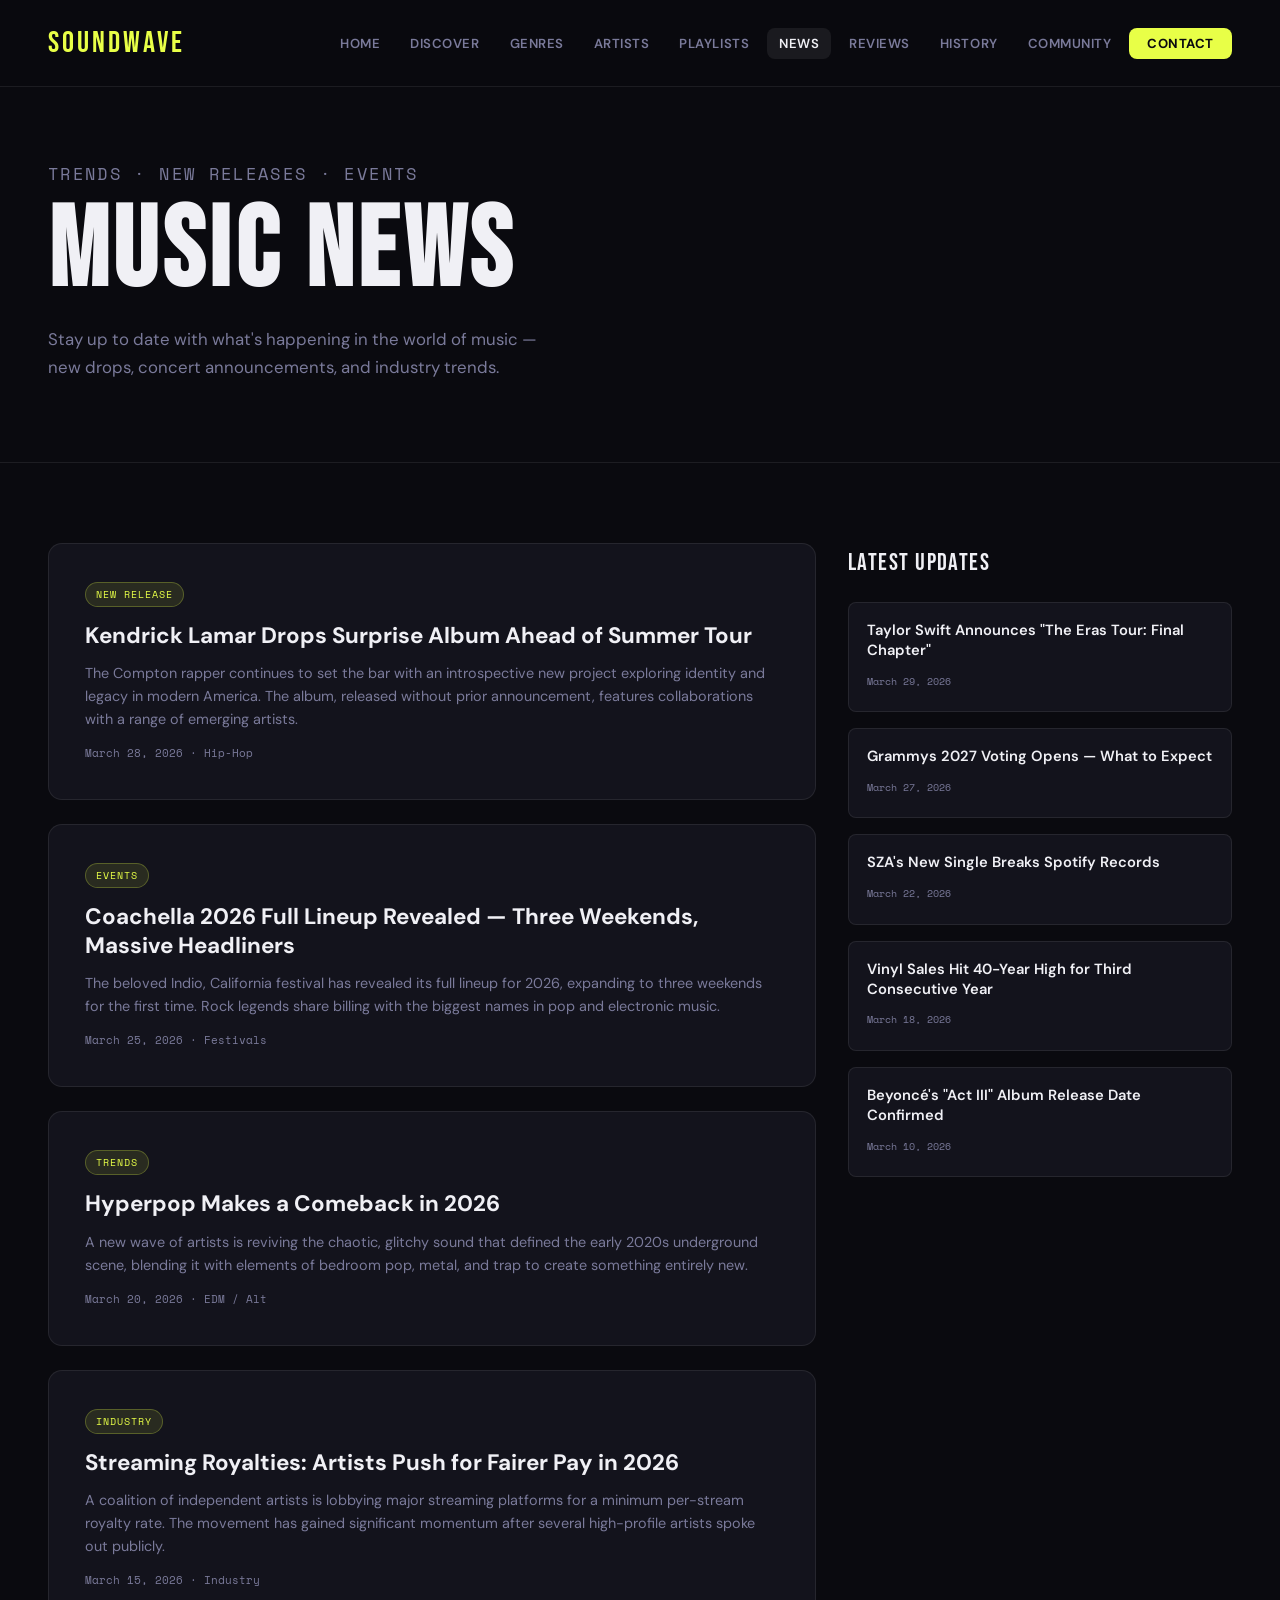
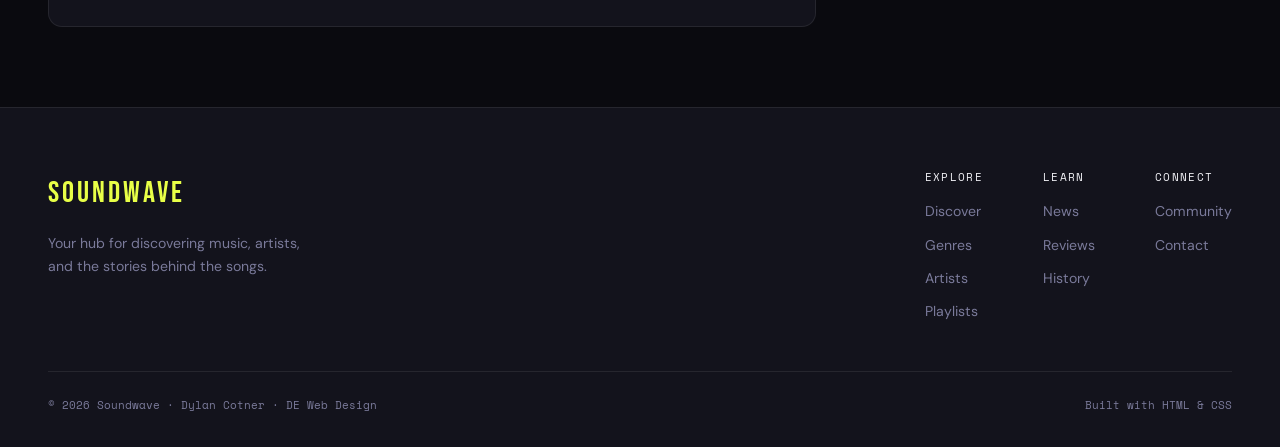
<file: news.html>
<!DOCTYPE html>
<html lang="en">
<head>
  <meta charset="UTF-8" />
  <meta name="viewport" content="width=device-width, initial-scale=1.0" />
  <title>News — Soundwave</title>
  <link rel="preconnect" href="https://fonts.googleapis.com" />
  <link href="https://fonts.googleapis.com/css2?family=Bebas+Neue&family=DM+Sans:ital,opsz,wght@0,9..40,300;0,9..40,400;0,9..40,600;1,9..40,300&family=Space+Mono:wght@400;700&display=swap" rel="stylesheet" />
  <link rel="stylesheet" href="style.css" />
  <style>
    .page-hero { padding: 160px 48px 80px; border-bottom: 1px solid var(--border); }
    .page-hero .eyebrow-mono { margin-bottom: 12px; }
    .page-hero h1 { font-family: 'Bebas Neue', sans-serif; font-size: clamp(4rem,9vw,7rem); letter-spacing: 0.04em; line-height: 0.95; margin-bottom: 20px; }
    .page-hero p { color: var(--muted); max-width: 500px; font-size: 1.05rem; }
    .news-full { padding: 80px 48px; display: grid; grid-template-columns: 2fr 1fr; gap: 32px; align-items: start; }
    .main-news { display: flex; flex-direction: column; gap: 24px; }
    .big-news-card { border-radius: var(--radius); border: 1.5px solid var(--border); background: var(--surface); padding: 36px; transition: border-color var(--transition), transform var(--transition); text-decoration: none; color: inherit; display: block; }
    .big-news-card:hover { transform: translateY(-4px); border-color: rgba(255,255,255,0.2); }
    .news-tag-inline { display: inline-block; font-family: 'Space Mono', monospace; font-size: 0.65rem; letter-spacing: 0.1em; text-transform: uppercase; color: var(--accent); background: rgba(232,255,71,0.1); border: 1px solid rgba(232,255,71,0.25); padding: 3px 10px; border-radius: 100px; margin-bottom: 14px; }
    .big-news-card h2 { font-size: 1.4rem; font-weight: 700; line-height: 1.3; margin-bottom: 12px; }
    .big-news-card p { color: var(--muted); font-size: 0.9rem; line-height: 1.6; margin-bottom: 14px; }
    .news-meta-line { font-family: 'Space Mono', monospace; font-size: 0.68rem; color: var(--muted); }
    .sidebar { display: flex; flex-direction: column; gap: 16px; }
    .sidebar-title { font-family: 'Bebas Neue', sans-serif; font-size: 1.5rem; letter-spacing: 0.06em; margin-bottom: 4px; }
    .sidebar-card { padding: 18px; border-radius: var(--radius-sm); border: 1.5px solid var(--border); background: var(--surface); text-decoration: none; color: inherit; display: block; transition: border-color var(--transition); }
    .sidebar-card:hover { border-color: rgba(255,255,255,0.2); }
    .sidebar-card h4 { font-size: 0.92rem; font-weight: 600; margin-bottom: 6px; line-height: 1.35; }
    .sidebar-card span { font-family: 'Space Mono', monospace; font-size: 0.65rem; color: var(--muted); }
  </style>
</head>
<body>
  <nav>
    <a href="index.html" class="logo">Soundwave</a>
    <ul class="nav-links">
      <li><a href="index.html">Home</a></li>
      <li><a href="discover.html">Discover</a></li>
      <li><a href="genres.html">Genres</a></li>
      <li><a href="artists.html">Artists</a></li>
      <li><a href="playlists.html">Playlists</a></li>
      <li><a href="news.html" class="active">News</a></li>
      <li><a href="reviews.html">Reviews</a></li>
      <li><a href="history.html">History</a></li>
      <li><a href="community.html">Community</a></li>
      <li><a href="contact.html" class="nav-cta">Contact</a></li>
    </ul>
  </nav>
  <div class="page-hero">
    <p class="eyebrow-mono">Trends · New Releases · Events</p>
    <h1>Music News</h1>
    <p>Stay up to date with what's happening in the world of music — new drops, concert announcements, and industry trends.</p>
  </div>
  <div class="news-full">
    <div class="main-news">
      <a href="#n1" class="big-news-card" id="n1">
        <div class="news-tag-inline">New Release</div>
        <h2>Kendrick Lamar Drops Surprise Album Ahead of Summer Tour</h2>
        <p>The Compton rapper continues to set the bar with an introspective new project exploring identity and legacy in modern America. The album, released without prior announcement, features collaborations with a range of emerging artists.</p>
        <div class="news-meta-line">March 28, 2026 · Hip-Hop</div>
      </a>
      <a href="#n2" class="big-news-card" id="n2">
        <div class="news-tag-inline">Events</div>
        <h2>Coachella 2026 Full Lineup Revealed — Three Weekends, Massive Headliners</h2>
        <p>The beloved Indio, California festival has revealed its full lineup for 2026, expanding to three weekends for the first time. Rock legends share billing with the biggest names in pop and electronic music.</p>
        <div class="news-meta-line">March 25, 2026 · Festivals</div>
      </a>
      <a href="#n3" class="big-news-card" id="n3">
        <div class="news-tag-inline">Trends</div>
        <h2>Hyperpop Makes a Comeback in 2026</h2>
        <p>A new wave of artists is reviving the chaotic, glitchy sound that defined the early 2020s underground scene, blending it with elements of bedroom pop, metal, and trap to create something entirely new.</p>
        <div class="news-meta-line">March 20, 2026 · EDM / Alt</div>
      </a>
      <a href="#n4" class="big-news-card" id="n4">
        <div class="news-tag-inline">Industry</div>
        <h2>Streaming Royalties: Artists Push for Fairer Pay in 2026</h2>
        <p>A coalition of independent artists is lobbying major streaming platforms for a minimum per-stream royalty rate. The movement has gained significant momentum after several high-profile artists spoke out publicly.</p>
        <div class="news-meta-line">March 15, 2026 · Industry</div>
      </a>
    </div>
    <aside class="sidebar">
      <div class="sidebar-title">Latest Updates</div>
      <a href="#" class="sidebar-card">
        <h4>Taylor Swift Announces "The Eras Tour: Final Chapter"</h4>
        <span>March 29, 2026</span>
      </a>
      <a href="#" class="sidebar-card">
        <h4>Grammys 2027 Voting Opens — What to Expect</h4>
        <span>March 27, 2026</span>
      </a>
      <a href="#" class="sidebar-card">
        <h4>SZA's New Single Breaks Spotify Records</h4>
        <span>March 22, 2026</span>
      </a>
      <a href="#" class="sidebar-card">
        <h4>Vinyl Sales Hit 40-Year High for Third Consecutive Year</h4>
        <span>March 18, 2026</span>
      </a>
      <a href="#" class="sidebar-card">
        <h4>Beyoncé's "Act III" Album Release Date Confirmed</h4>
        <span>March 10, 2026</span>
      </a>
    </aside>
  </div>
  <footer>
    <div class="footer-top">
      <div class="footer-brand"><span class="logo">Soundwave</span><p>Your hub for discovering music, artists, and the stories behind the songs.</p></div>
      <div class="footer-links">
        <div class="footer-col"><span class="footer-col-title">Explore</span><a href="discover.html">Discover</a><a href="genres.html">Genres</a><a href="artists.html">Artists</a><a href="playlists.html">Playlists</a></div>
        <div class="footer-col"><span class="footer-col-title">Learn</span><a href="news.html">News</a><a href="reviews.html">Reviews</a><a href="history.html">History</a></div>
        <div class="footer-col"><span class="footer-col-title">Connect</span><a href="community.html">Community</a><a href="contact.html">Contact</a></div>
      </div>
    </div>
    <div class="footer-bottom"><span>© 2026 Soundwave · Dylan Cotner · DE Web Design</span><span>Built with HTML &amp; CSS</span></div>
  </footer>
</body>
</html>
</file>
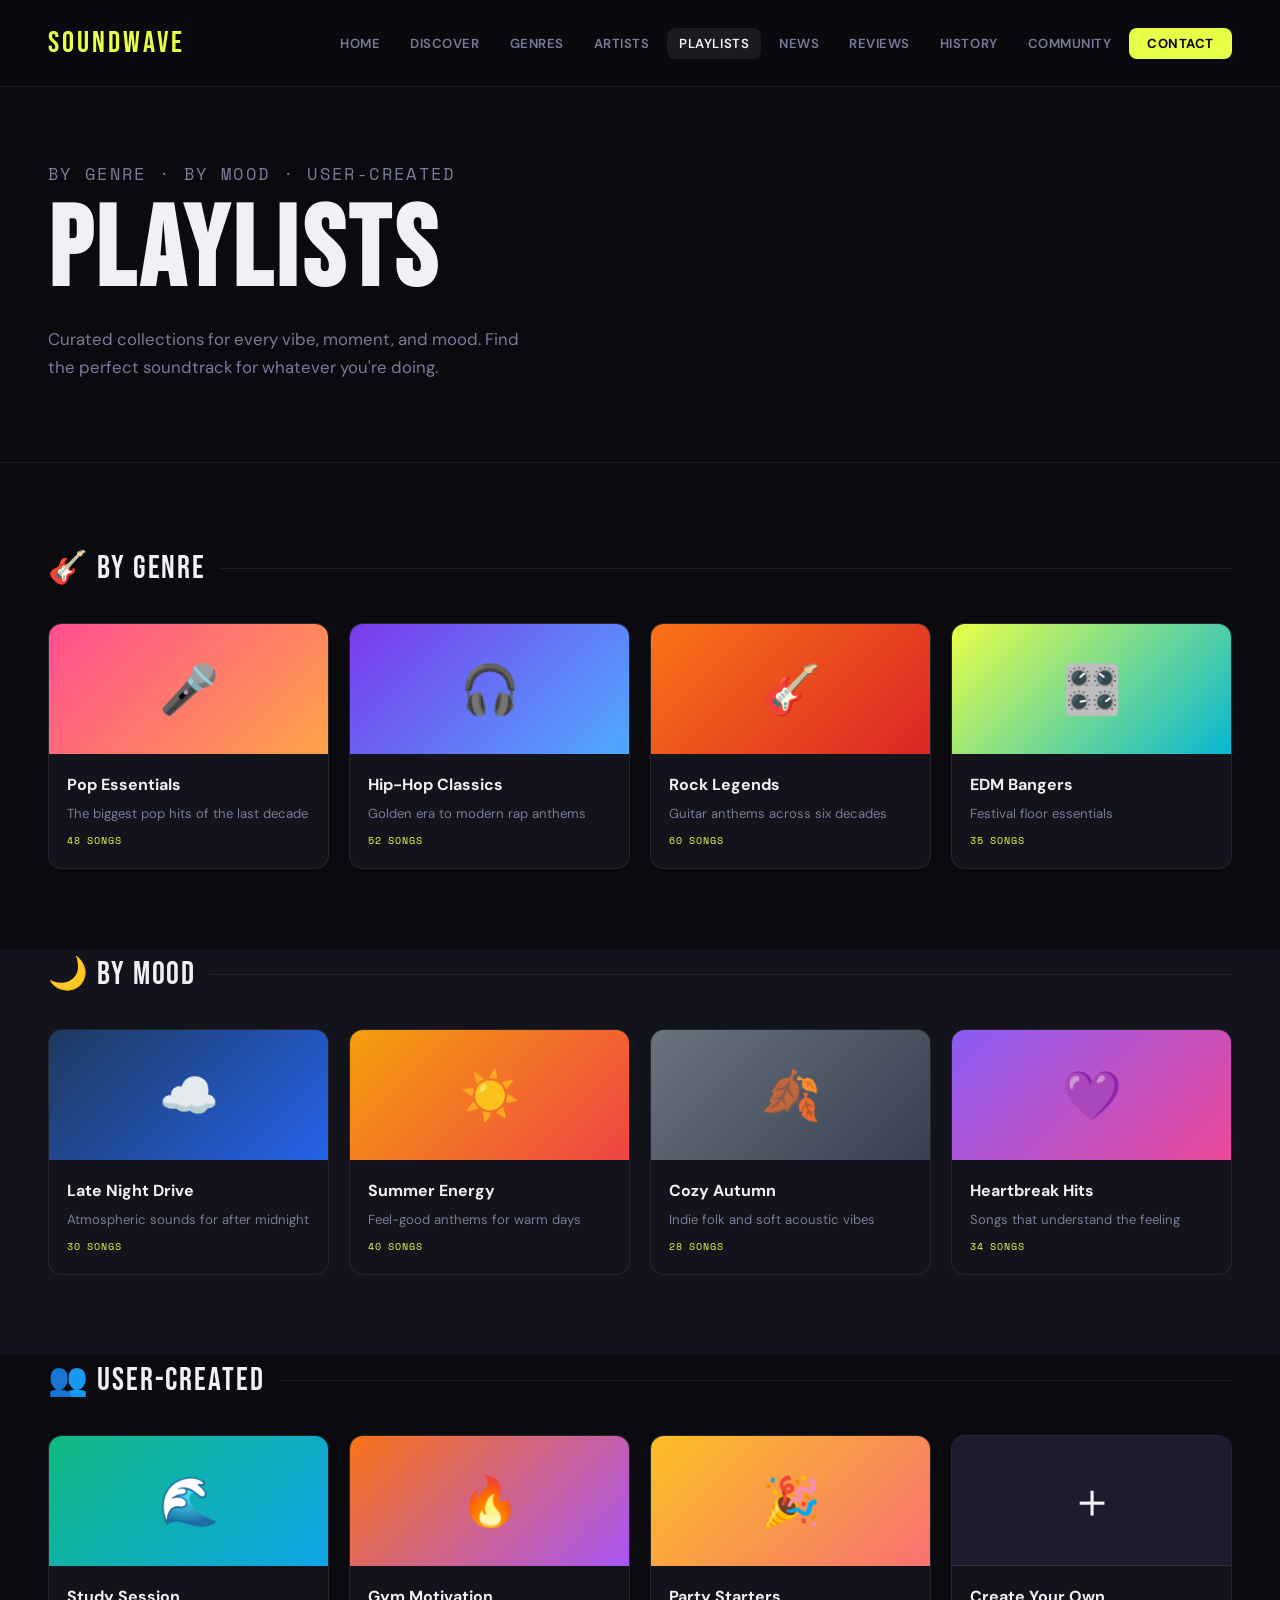
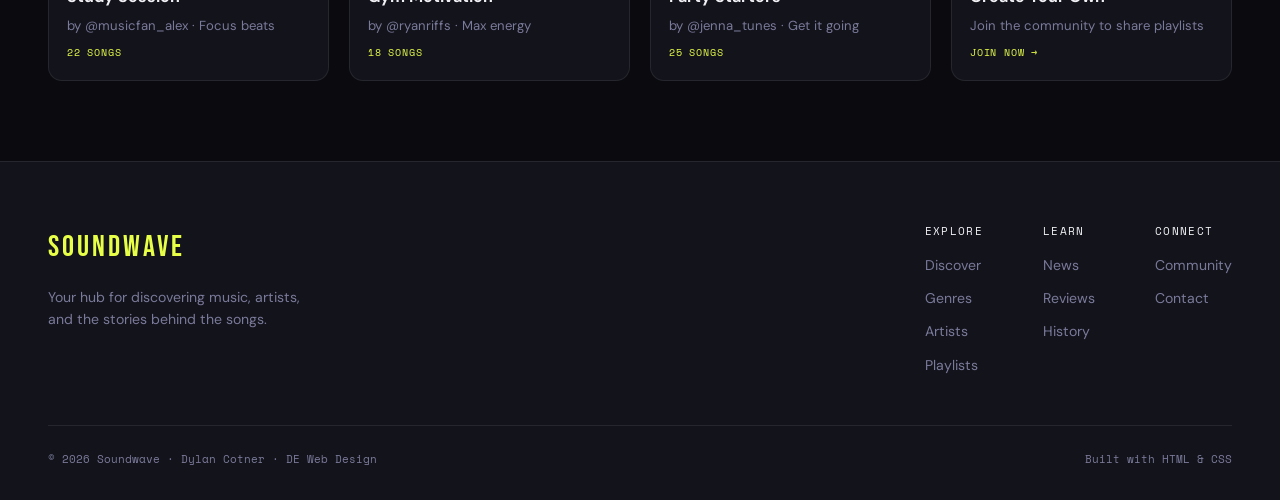
<file: playlists.html>
<!DOCTYPE html>
<html lang="en">
<head>
  <meta charset="UTF-8" />
  <meta name="viewport" content="width=device-width, initial-scale=1.0" />
  <title>Playlists — Soundwave</title>
  <link rel="preconnect" href="https://fonts.googleapis.com" />
  <link href="https://fonts.googleapis.com/css2?family=Bebas+Neue&family=DM+Sans:ital,opsz,wght@0,9..40,300;0,9..40,400;0,9..40,600;1,9..40,300&family=Space+Mono:wght@400;700&display=swap" rel="stylesheet" />
  <link rel="stylesheet" href="style.css" />
  <style>
    .page-hero { padding:160px 48px 80px; border-bottom:1px solid var(--border); }
    .page-hero .eyebrow-mono { margin-bottom:12px; }
    .page-hero h1 { font-family:'Bebas Neue',sans-serif; font-size:clamp(4rem,9vw,7rem); letter-spacing:0.04em; line-height:0.95; margin-bottom:20px; }
    .page-hero p { color:var(--muted); max-width:500px; font-size:1.05rem; }
    .pl-section { padding:80px 48px; }
    .pl-section + .pl-section { padding-top:0; }
    .pl-section-title { font-family:'Bebas Neue',sans-serif; font-size:2rem; letter-spacing:0.06em; margin-bottom:28px; display:flex; align-items:center; gap:14px; }
    .pl-section-title::after { content:''; flex:1; height:1px; background:var(--border); }
    .pl-grid { display:grid; grid-template-columns:repeat(auto-fill,minmax(240px,1fr)); gap:20px; }
    .pl-card { border-radius:var(--radius); border:1.5px solid var(--border); background:var(--surface); overflow:hidden; text-decoration:none; color:inherit; display:block; transition:transform var(--transition),border-color var(--transition); }
    .pl-card:hover { transform:translateY(-5px); border-color:rgba(255,255,255,0.2); }
    .pl-cover { height:130px; display:flex; align-items:center; justify-content:center; font-size:3rem; }
    .pl-info { padding:18px; }
    .pl-name { font-weight:700; font-size:1rem; margin-bottom:4px; }
    .pl-sub { font-size:0.82rem; color:var(--muted); margin-bottom:8px; }
    .pl-count { font-family:'Space Mono',monospace; font-size:0.65rem; letter-spacing:0.08em; text-transform:uppercase; color:var(--accent); }
  </style>
</head>
<body>
  <nav>
    <a href="index.html" class="logo">Soundwave</a>
    <ul class="nav-links">
      <li><a href="index.html">Home</a></li>
      <li><a href="discover.html">Discover</a></li>
      <li><a href="genres.html">Genres</a></li>
      <li><a href="artists.html">Artists</a></li>
      <li><a href="playlists.html" class="active">Playlists</a></li>
      <li><a href="news.html">News</a></li>
      <li><a href="reviews.html">Reviews</a></li>
      <li><a href="history.html">History</a></li>
      <li><a href="community.html">Community</a></li>
      <li><a href="contact.html" class="nav-cta">Contact</a></li>
    </ul>
  </nav>
  <div class="page-hero">
    <p class="eyebrow-mono">By Genre · By Mood · User-Created</p>
    <h1>Playlists</h1>
    <p>Curated collections for every vibe, moment, and mood. Find the perfect soundtrack for whatever you're doing.</p>
  </div>
  <div class="pl-section">
    <div class="pl-section-title">🎸 By Genre</div>
    <div class="pl-grid">
      <a href="#" class="pl-card">
        <div class="pl-cover" style="background:linear-gradient(135deg,#ff4f91,#ffa347);">🎤</div>
        <div class="pl-info"><div class="pl-name">Pop Essentials</div><div class="pl-sub">The biggest pop hits of the last decade</div><div class="pl-count">48 songs</div></div>
      </a>
      <a href="#" class="pl-card">
        <div class="pl-cover" style="background:linear-gradient(135deg,#7c3aed,#4faaff);">🎧</div>
        <div class="pl-info"><div class="pl-name">Hip-Hop Classics</div><div class="pl-sub">Golden era to modern rap anthems</div><div class="pl-count">52 songs</div></div>
      </a>
      <a href="#" class="pl-card">
        <div class="pl-cover" style="background:linear-gradient(135deg,#f97316,#dc2626);">🎸</div>
        <div class="pl-info"><div class="pl-name">Rock Legends</div><div class="pl-sub">Guitar anthems across six decades</div><div class="pl-count">60 songs</div></div>
      </a>
      <a href="#" class="pl-card">
        <div class="pl-cover" style="background:linear-gradient(135deg,#e8ff47,#06b6d4);">🎛️</div>
        <div class="pl-info"><div class="pl-name">EDM Bangers</div><div class="pl-sub">Festival floor essentials</div><div class="pl-count">35 songs</div></div>
      </a>
    </div>
  </div>
  <div class="pl-section section-dark">
    <div class="pl-section-title">🌙 By Mood</div>
    <div class="pl-grid">
      <a href="#" class="pl-card">
        <div class="pl-cover" style="background:linear-gradient(135deg,#1e3a5f,#2563eb);">☁️</div>
        <div class="pl-info"><div class="pl-name">Late Night Drive</div><div class="pl-sub">Atmospheric sounds for after midnight</div><div class="pl-count">30 songs</div></div>
      </a>
      <a href="#" class="pl-card">
        <div class="pl-cover" style="background:linear-gradient(135deg,#f59e0b,#ef4444);">☀️</div>
        <div class="pl-info"><div class="pl-name">Summer Energy</div><div class="pl-sub">Feel-good anthems for warm days</div><div class="pl-count">40 songs</div></div>
      </a>
      <a href="#" class="pl-card">
        <div class="pl-cover" style="background:linear-gradient(135deg,#6b7280,#374151);">🍂</div>
        <div class="pl-info"><div class="pl-name">Cozy Autumn</div><div class="pl-sub">Indie folk and soft acoustic vibes</div><div class="pl-count">28 songs</div></div>
      </a>
      <a href="#" class="pl-card">
        <div class="pl-cover" style="background:linear-gradient(135deg,#8b5cf6,#ec4899);">💜</div>
        <div class="pl-info"><div class="pl-name">Heartbreak Hits</div><div class="pl-sub">Songs that understand the feeling</div><div class="pl-count">34 songs</div></div>
      </a>
    </div>
  </div>
  <div class="pl-section">
    <div class="pl-section-title">👥 User-Created</div>
    <div class="pl-grid">
      <a href="#" class="pl-card">
        <div class="pl-cover" style="background:linear-gradient(135deg,#10b981,#0ea5e9);">🌊</div>
        <div class="pl-info"><div class="pl-name">Study Session</div><div class="pl-sub">by @musicfan_alex · Focus beats</div><div class="pl-count">22 songs</div></div>
      </a>
      <a href="#" class="pl-card">
        <div class="pl-cover" style="background:linear-gradient(135deg,#f97316,#a855f7);">🔥</div>
        <div class="pl-info"><div class="pl-name">Gym Motivation</div><div class="pl-sub">by @ryanriffs · Max energy</div><div class="pl-count">18 songs</div></div>
      </a>
      <a href="#" class="pl-card">
        <div class="pl-cover" style="background:linear-gradient(135deg,#fbbf24,#f87171);">🎉</div>
        <div class="pl-info"><div class="pl-name">Party Starters</div><div class="pl-sub">by @jenna_tunes · Get it going</div><div class="pl-count">25 songs</div></div>
      </a>
      <a href="community.html" class="pl-card">
        <div class="pl-cover" style="background:var(--surface2); border-bottom:1px solid var(--border);">＋</div>
        <div class="pl-info"><div class="pl-name">Create Your Own</div><div class="pl-sub">Join the community to share playlists</div><div class="pl-count">Join Now →</div></div>
      </a>
    </div>
  </div>
  <footer>
    <div class="footer-top">
      <div class="footer-brand"><span class="logo">Soundwave</span><p>Your hub for discovering music, artists, and the stories behind the songs.</p></div>
      <div class="footer-links">
        <div class="footer-col"><span class="footer-col-title">Explore</span><a href="discover.html">Discover</a><a href="genres.html">Genres</a><a href="artists.html">Artists</a><a href="playlists.html">Playlists</a></div>
        <div class="footer-col"><span class="footer-col-title">Learn</span><a href="news.html">News</a><a href="reviews.html">Reviews</a><a href="history.html">History</a></div>
        <div class="footer-col"><span class="footer-col-title">Connect</span><a href="community.html">Community</a><a href="contact.html">Contact</a></div>
      </div>
    </div>
    <div class="footer-bottom"><span>© 2026 Soundwave · Dylan Cotner · DE Web Design</span><span>Built with HTML &amp; CSS</span></div>
  </footer>
</body>
</html>
</file>
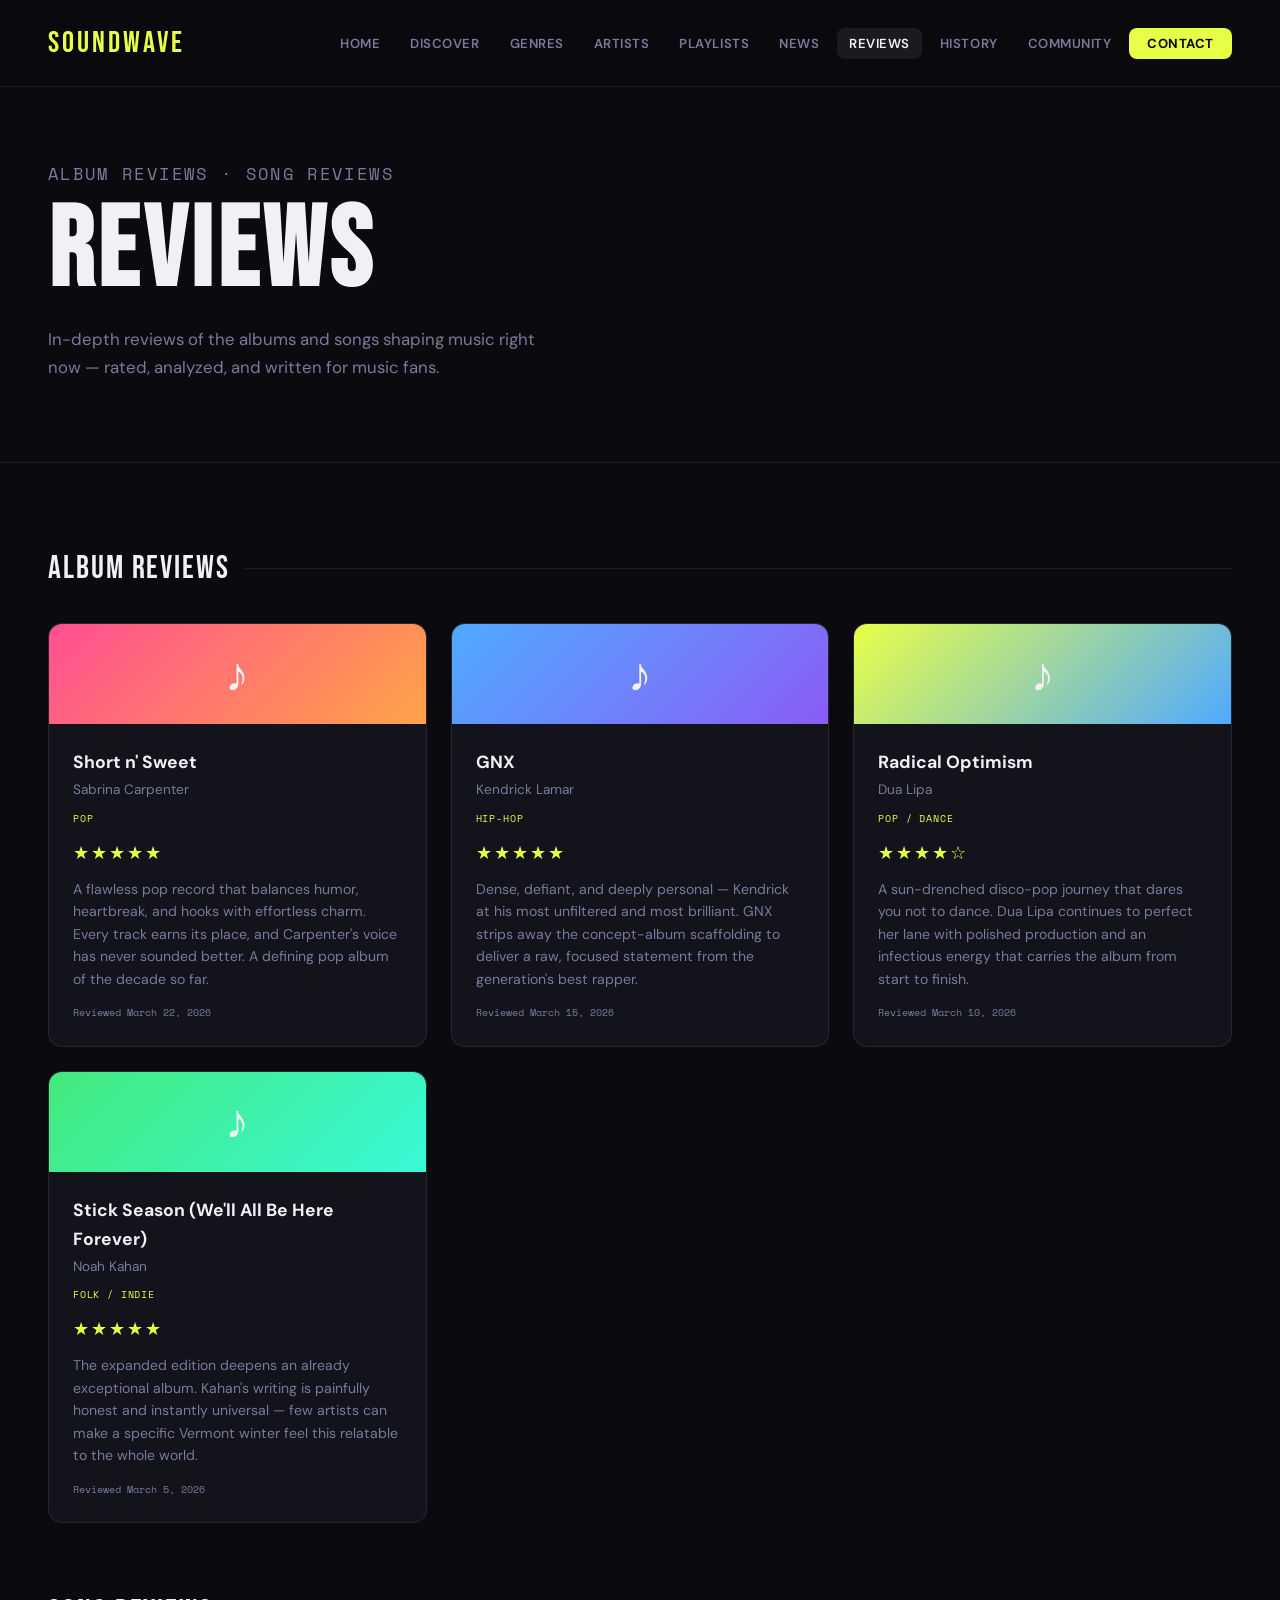
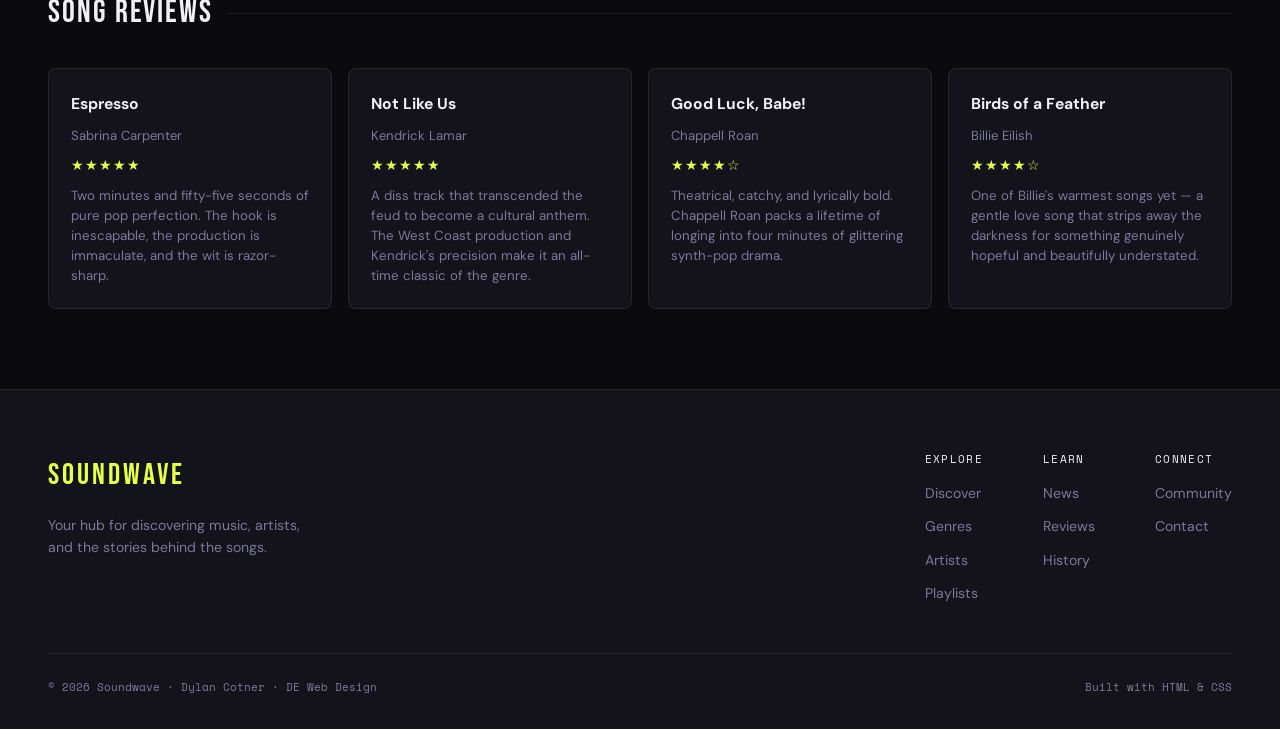
<file: reviews.html>
<!DOCTYPE html>
<html lang="en">
<head>
  <meta charset="UTF-8" />
  <meta name="viewport" content="width=device-width, initial-scale=1.0" />
  <title>Reviews — Soundwave</title>
  <link rel="preconnect" href="https://fonts.googleapis.com" />
  <link href="https://fonts.googleapis.com/css2?family=Bebas+Neue&family=DM+Sans:ital,opsz,wght@0,9..40,300;0,9..40,400;0,9..40,600;1,9..40,300&family=Space+Mono:wght@400;700&display=swap" rel="stylesheet" />
  <link rel="stylesheet" href="style.css" />
  <style>
    .page-hero { padding:160px 48px 80px; border-bottom:1px solid var(--border); }
    .page-hero .eyebrow-mono { margin-bottom:12px; }
    .page-hero h1 { font-family:'Bebas Neue',sans-serif; font-size:clamp(4rem,9vw,7rem); letter-spacing:0.04em; line-height:0.95; margin-bottom:20px; }
    .page-hero p { color:var(--muted); max-width:500px; font-size:1.05rem; }
    .reviews-content { padding:80px 48px; }
    .reviews-section-title { font-family:'Bebas Neue',sans-serif; font-size:2rem; letter-spacing:0.06em; margin-bottom:28px; display:flex; align-items:center; gap:14px; }
    .reviews-section-title::after { content:''; flex:1; height:1px; background:var(--border); }
    .reviews-big-grid { display:grid; grid-template-columns:repeat(auto-fill,minmax(320px,1fr)); gap:24px; margin-bottom:64px; }
    .big-review-card { border-radius:var(--radius); border:1.5px solid var(--border); background:var(--surface); overflow:hidden; text-decoration:none; color:inherit; display:block; transition:transform var(--transition),border-color var(--transition); }
    .big-review-card:hover { transform:translateY(-5px); border-color:rgba(255,255,255,0.2); }
    .review-banner { height:100px; display:flex; align-items:center; justify-content:center; font-size:3rem; }
    .review-body { padding:24px; }
    .rb-album { font-weight:700; font-size:1.1rem; margin-bottom:2px; }
    .rb-artist { font-size:0.85rem; color:var(--muted); margin-bottom:8px; }
    .rb-genre { font-family:'Space Mono',monospace; font-size:0.65rem; text-transform:uppercase; letter-spacing:0.08em; color:var(--accent); margin-bottom:12px; display:block; }
    .rb-stars { font-size:1.1rem; color:var(--accent); letter-spacing:2px; margin-bottom:10px; }
    .rb-text { font-size:0.88rem; color:var(--muted); line-height:1.6; margin-bottom:14px; }
    .rb-meta { font-family:'Space Mono',monospace; font-size:0.65rem; color:var(--muted); }
    .song-reviews-grid { display:grid; grid-template-columns:repeat(auto-fill,minmax(280px,1fr)); gap:16px; }
    .song-review-card { padding:22px; border-radius:var(--radius-sm); border:1.5px solid var(--border); background:var(--surface); text-decoration:none; color:inherit; display:flex; flex-direction:column; gap:8px; transition:border-color var(--transition),transform var(--transition); }
    .song-review-card:hover { transform:translateY(-3px); border-color:rgba(255,255,255,0.2); }
    .sr-title { font-weight:700; font-size:0.98rem; }
    .sr-artist { font-size:0.82rem; color:var(--muted); }
    .sr-stars { font-size:0.9rem; color:var(--accent); letter-spacing:1px; }
    .sr-text { font-size:0.83rem; color:var(--muted); line-height:1.5; }
  </style>
</head>
<body>
  <nav>
    <a href="index.html" class="logo">Soundwave</a>
    <ul class="nav-links">
      <li><a href="index.html">Home</a></li>
      <li><a href="discover.html">Discover</a></li>
      <li><a href="genres.html">Genres</a></li>
      <li><a href="artists.html">Artists</a></li>
      <li><a href="playlists.html">Playlists</a></li>
      <li><a href="news.html">News</a></li>
      <li><a href="reviews.html" class="active">Reviews</a></li>
      <li><a href="history.html">History</a></li>
      <li><a href="community.html">Community</a></li>
      <li><a href="contact.html" class="nav-cta">Contact</a></li>
    </ul>
  </nav>
  <div class="page-hero">
    <p class="eyebrow-mono">Album Reviews · Song Reviews</p>
    <h1>Reviews</h1>
    <p>In-depth reviews of the albums and songs shaping music right now — rated, analyzed, and written for music fans.</p>
  </div>
  <div class="reviews-content">
    <div class="reviews-section-title">Album Reviews</div>
    <div class="reviews-big-grid">
      <a href="#r1" class="big-review-card" id="r1">
        <div class="review-banner" style="background:linear-gradient(135deg,#ff4f91,#ffa347);">♪</div>
        <div class="review-body">
          <div class="rb-album">Short n' Sweet</div>
          <div class="rb-artist">Sabrina Carpenter</div>
          <span class="rb-genre">Pop</span>
          <div class="rb-stars">★★★★★</div>
          <p class="rb-text">A flawless pop record that balances humor, heartbreak, and hooks with effortless charm. Every track earns its place, and Carpenter's voice has never sounded better. A defining pop album of the decade so far.</p>
          <div class="rb-meta">Reviewed March 22, 2026</div>
        </div>
      </a>
      <a href="#r2" class="big-review-card" id="r2">
        <div class="review-banner" style="background:linear-gradient(135deg,#4faaff,#8b5cf6);">♪</div>
        <div class="review-body">
          <div class="rb-album">GNX</div>
          <div class="rb-artist">Kendrick Lamar</div>
          <span class="rb-genre">Hip-Hop</span>
          <div class="rb-stars">★★★★★</div>
          <p class="rb-text">Dense, defiant, and deeply personal — Kendrick at his most unfiltered and most brilliant. GNX strips away the concept-album scaffolding to deliver a raw, focused statement from the generation's best rapper.</p>
          <div class="rb-meta">Reviewed March 15, 2026</div>
        </div>
      </a>
      <a href="#r3" class="big-review-card" id="r3">
        <div class="review-banner" style="background:linear-gradient(135deg,#e8ff47,#4faaff);">♪</div>
        <div class="review-body">
          <div class="rb-album">Radical Optimism</div>
          <div class="rb-artist">Dua Lipa</div>
          <span class="rb-genre">Pop / Dance</span>
          <div class="rb-stars">★★★★☆</div>
          <p class="rb-text">A sun-drenched disco-pop journey that dares you not to dance. Dua Lipa continues to perfect her lane with polished production and an infectious energy that carries the album from start to finish.</p>
          <div class="rb-meta">Reviewed March 10, 2026</div>
        </div>
      </a>
      <a href="#r4" class="big-review-card" id="r4">
        <div class="review-banner" style="background:linear-gradient(135deg,#43e97b,#38f9d7);">♪</div>
        <div class="review-body">
          <div class="rb-album">Stick Season (We'll All Be Here Forever)</div>
          <div class="rb-artist">Noah Kahan</div>
          <span class="rb-genre">Folk / Indie</span>
          <div class="rb-stars">★★★★★</div>
          <p class="rb-text">The expanded edition deepens an already exceptional album. Kahan's writing is painfully honest and instantly universal — few artists can make a specific Vermont winter feel this relatable to the whole world.</p>
          <div class="rb-meta">Reviewed March 5, 2026</div>
        </div>
      </a>
    </div>
    <div class="reviews-section-title">Song Reviews</div>
    <div class="song-reviews-grid">
      <a href="#" class="song-review-card">
        <div class="sr-title">Espresso</div>
        <div class="sr-artist">Sabrina Carpenter</div>
        <div class="sr-stars">★★★★★</div>
        <div class="sr-text">Two minutes and fifty-five seconds of pure pop perfection. The hook is inescapable, the production is immaculate, and the wit is razor-sharp.</div>
      </a>
      <a href="#" class="song-review-card">
        <div class="sr-title">Not Like Us</div>
        <div class="sr-artist">Kendrick Lamar</div>
        <div class="sr-stars">★★★★★</div>
        <div class="sr-text">A diss track that transcended the feud to become a cultural anthem. The West Coast production and Kendrick's precision make it an all-time classic of the genre.</div>
      </a>
      <a href="#" class="song-review-card">
        <div class="sr-title">Good Luck, Babe!</div>
        <div class="sr-artist">Chappell Roan</div>
        <div class="sr-stars">★★★★☆</div>
        <div class="sr-text">Theatrical, catchy, and lyrically bold. Chappell Roan packs a lifetime of longing into four minutes of glittering synth-pop drama.</div>
      </a>
      <a href="#" class="song-review-card">
        <div class="sr-title">Birds of a Feather</div>
        <div class="sr-artist">Billie Eilish</div>
        <div class="sr-stars">★★★★☆</div>
        <div class="sr-text">One of Billie's warmest songs yet — a gentle love song that strips away the darkness for something genuinely hopeful and beautifully understated.</div>
      </a>
    </div>
  </div>
  <footer>
    <div class="footer-top">
      <div class="footer-brand"><span class="logo">Soundwave</span><p>Your hub for discovering music, artists, and the stories behind the songs.</p></div>
      <div class="footer-links">
        <div class="footer-col"><span class="footer-col-title">Explore</span><a href="discover.html">Discover</a><a href="genres.html">Genres</a><a href="artists.html">Artists</a><a href="playlists.html">Playlists</a></div>
        <div class="footer-col"><span class="footer-col-title">Learn</span><a href="news.html">News</a><a href="reviews.html">Reviews</a><a href="history.html">History</a></div>
        <div class="footer-col"><span class="footer-col-title">Connect</span><a href="community.html">Community</a><a href="contact.html">Contact</a></div>
      </div>
    </div>
    <div class="footer-bottom"><span>© 2026 Soundwave · Dylan Cotner · DE Web Design</span><span>Built with HTML &amp; CSS</span></div>
  </footer>
</body>
</html>
</file>
<file: style.css>
/* ── DESIGN TOKENS ── */
:root {
  --bg: #0a0a0f;
  --surface: #13131c;
  --surface2: #1c1c2e;
  --accent: #e8ff47;
  --accent2: #ff4f91;
  --accent3: #4faaff;
  --text: #f0f0f5;
  --muted: #7a7a9a;
  --border: rgba(255,255,255,0.08);
  --radius: 14px;
  --radius-sm: 8px;
  --transition: 0.25s ease;
}

*, *::before, *::after {
  box-sizing: border-box;
  margin: 0;
  padding: 0;
}

html { scroll-behavior: smooth; }

body {
  background: var(--bg);
  color: var(--text);
  font-family: 'DM Sans', sans-serif;
  font-size: 16px;
  line-height: 1.65;
  overflow-x: hidden;
}

a { text-decoration: none; color: inherit; }

img { max-width: 100%; display: block; }


/* ════════════════════════════
   NAV
════════════════════════════ */
nav {
  position: fixed;
  top: 0; left: 0; right: 0;
  z-index: 100;
  display: flex;
  align-items: center;
  justify-content: space-between;
  padding: 18px 48px;
  background: rgba(10,10,15,0.88);
  backdrop-filter: blur(18px);
  -webkit-backdrop-filter: blur(18px);
  border-bottom: 1px solid var(--border);
}

.logo {
  font-family: 'Bebas Neue', sans-serif;
  font-size: 1.9rem;
  letter-spacing: 0.1em;
  color: var(--accent);
  transition: opacity var(--transition);
}
.logo:hover { opacity: 0.8; }

.nav-links {
  display: flex;
  align-items: center;
  gap: 6px;
  list-style: none;
}

.nav-links a {
  font-size: 0.82rem;
  font-weight: 600;
  letter-spacing: 0.04em;
  text-transform: uppercase;
  padding: 7px 12px;
  border-radius: var(--radius-sm);
  color: var(--muted);
  transition: color var(--transition), background var(--transition);
}
.nav-links a:hover,
.nav-links a.active {
  color: var(--text);
  background: rgba(255,255,255,0.07);
}

.nav-cta {
  background: var(--accent) !important;
  color: #0a0a0f !important;
  font-weight: 700 !important;
  padding: 7px 18px !important;
}
.nav-cta:hover {
  background: #d4eb30 !important;
  color: #0a0a0f !important;
}


/* ════════════════════════════
   HERO
════════════════════════════ */
.hero {
  position: relative;
  min-height: 100vh;
  display: flex;
  align-items: center;
  justify-content: space-between;
  gap: 48px;
  padding: 140px 48px 80px;
  overflow: hidden;
}

.hero-noise {
  position: absolute;
  inset: 0;
  background-image: url("data:image/svg+xml,%3Csvg viewBox='0 0 256 256' xmlns='http://www.w3.org/2000/svg'%3E%3Cfilter id='noise'%3E%3CfeTurbulence type='fractalNoise' baseFrequency='0.9' numOctaves='4' stitchTiles='stitch'/%3E%3C/filter%3E%3Crect width='100%25' height='100%25' filter='url(%23noise)' opacity='0.04'/%3E%3C/svg%3E");
  pointer-events: none;
  opacity: 0.6;
}

.hero-grid-bg {
  position: absolute;
  inset: 0;
  background-image:
    linear-gradient(rgba(255,255,255,0.03) 1px, transparent 1px),
    linear-gradient(90deg, rgba(255,255,255,0.03) 1px, transparent 1px);
  background-size: 60px 60px;
  pointer-events: none;
}

.hero::before {
  content: '';
  position: absolute;
  top: -200px; left: -200px;
  width: 700px; height: 700px;
  background: radial-gradient(circle, rgba(232,255,71,0.1) 0%, transparent 70%);
  pointer-events: none;
}
.hero::after {
  content: '';
  position: absolute;
  bottom: -150px; right: 100px;
  width: 500px; height: 500px;
  background: radial-gradient(circle, rgba(255,79,145,0.08) 0%, transparent 70%);
  pointer-events: none;
}

.hero-content {
  position: relative;
  max-width: 580px;
  animation: fadeUp 0.9s ease both;
}

.hero-eyebrow {
  font-family: 'Space Mono', monospace;
  font-size: 0.78rem;
  letter-spacing: 0.12em;
  text-transform: uppercase;
  color: var(--accent);
  margin-bottom: 20px;
}

.hero-title {
  font-family: 'Bebas Neue', sans-serif;
  font-size: clamp(5rem, 10vw, 9rem);
  line-height: 0.9;
  letter-spacing: 0.02em;
  color: var(--text);
  margin-bottom: 28px;
}

.hero-sub {
  font-size: 1.1rem;
  font-weight: 300;
  color: var(--muted);
  max-width: 420px;
  margin-bottom: 40px;
}

.hero-btns {
  display: flex;
  gap: 16px;
  flex-wrap: wrap;
}

.btn-primary {
  display: inline-block;
  background: var(--accent);
  color: #0a0a0f;
  font-weight: 700;
  font-size: 0.9rem;
  letter-spacing: 0.04em;
  text-transform: uppercase;
  padding: 14px 32px;
  border-radius: 100px;
  transition: background var(--transition), transform var(--transition);
}
.btn-primary:hover {
  background: #d4eb30;
  transform: translateY(-2px);
}

.btn-ghost {
  display: inline-block;
  background: transparent;
  color: var(--text);
  font-weight: 600;
  font-size: 0.9rem;
  letter-spacing: 0.04em;
  text-transform: uppercase;
  padding: 14px 32px;
  border-radius: 100px;
  border: 1.5px solid var(--border);
  transition: border-color var(--transition), background var(--transition), transform var(--transition);
}
.btn-ghost:hover {
  border-color: rgba(255,255,255,0.3);
  background: rgba(255,255,255,0.05);
  transform: translateY(-2px);
}

/* ── VINYL ── */
.hero-visual {
  position: relative;
  flex-shrink: 0;
  display: flex;
  flex-direction: column;
  align-items: center;
  gap: 32px;
  animation: fadeUp 0.9s 0.2s ease both;
}

.vinyl {
  position: relative;
  width: 280px;
  height: 280px;
  border-radius: 50%;
  background: repeating-radial-gradient(
    circle at 50% 50%,
    #111 0px,
    #1a1a1a 4px,
    #111 8px
  );
  box-shadow: 0 0 60px rgba(232,255,71,0.15), 0 30px 80px rgba(0,0,0,0.6);
  animation: spin 8s linear infinite;
  display: flex;
  align-items: center;
  justify-content: center;
}

.vinyl-inner {
  position: absolute;
  width: 90px;
  height: 90px;
  border-radius: 50%;
  background: linear-gradient(135deg, #ff4f91, #e8ff47);
  display: flex;
  align-items: center;
  justify-content: center;
}
.vinyl-inner::after {
  content: '';
  width: 18px;
  height: 18px;
  border-radius: 50%;
  background: var(--bg);
  display: block;
}

.vinyl-label {
  position: absolute;
  display: flex;
  flex-direction: column;
  align-items: center;
  justify-content: center;
  animation: counterSpin 8s linear infinite;
  pointer-events: none;
}
.vinyl-title {
  font-family: 'Space Mono', monospace;
  font-size: 0.55rem;
  letter-spacing: 0.1em;
  text-transform: uppercase;
  color: rgba(255,255,255,0.6);
}
.vinyl-artist {
  font-family: 'Space Mono', monospace;
  font-size: 0.55rem;
  color: var(--accent);
}

/* ── SOUNDBARS ── */
.soundbars {
  display: flex;
  align-items: flex-end;
  gap: 5px;
  height: 40px;
}
.soundbars span {
  display: block;
  width: 6px;
  border-radius: 3px;
  background: var(--accent);
  animation: bar 1.2s ease-in-out infinite;
}
.soundbars span:nth-child(1) { height: 16px; animation-delay: 0s; }
.soundbars span:nth-child(2) { height: 28px; animation-delay: 0.1s; }
.soundbars span:nth-child(3) { height: 36px; animation-delay: 0.2s; }
.soundbars span:nth-child(4) { height: 22px; animation-delay: 0.3s; }
.soundbars span:nth-child(5) { height: 32px; animation-delay: 0.15s; }
.soundbars span:nth-child(6) { height: 18px; animation-delay: 0.05s; }
.soundbars span:nth-child(7) { height: 26px; animation-delay: 0.25s; }
.soundbars span:nth-child(8) { height: 14px; animation-delay: 0.35s; }


/* ════════════════════════════
   TICKER
════════════════════════════ */
.ticker-wrap {
  background: var(--accent);
  color: #0a0a0f;
  overflow: hidden;
  padding: 10px 0;
  white-space: nowrap;
}

.ticker {
  display: inline-flex;
  gap: 24px;
  animation: ticker 22s linear infinite;
  font-family: 'Space Mono', monospace;
  font-size: 0.8rem;
  font-weight: 700;
  letter-spacing: 0.05em;
  text-transform: uppercase;
}


/* ════════════════════════════
   SECTION SHARED
════════════════════════════ */
.section {
  padding: 100px 48px;
}
.section-dark {
  background: var(--surface);
}

.section-header {
  display: flex;
  align-items: baseline;
  justify-content: space-between;
  margin-bottom: 44px;
}

.section-title {
  font-family: 'Bebas Neue', sans-serif;
  font-size: clamp(2.4rem, 5vw, 3.6rem);
  letter-spacing: 0.04em;
  line-height: 1;
}

.section-link {
  font-family: 'Space Mono', monospace;
  font-size: 0.8rem;
  color: var(--accent);
  letter-spacing: 0.06em;
  transition: opacity var(--transition);
}
.section-link:hover { opacity: 0.7; }


/* ════════════════════════════
   GENRE GRID
════════════════════════════ */
.genre-grid {
  display: grid;
  grid-template-columns: repeat(auto-fill, minmax(160px, 1fr));
  gap: 16px;
}

.genre-card {
  display: flex;
  flex-direction: column;
  align-items: center;
  justify-content: center;
  gap: 10px;
  padding: 36px 20px;
  border-radius: var(--radius);
  border: 1.5px solid var(--border);
  background: var(--surface);
  cursor: pointer;
  transition: transform var(--transition), border-color var(--transition), box-shadow var(--transition);
}
.genre-card:hover {
  transform: translateY(-6px);
  border-color: rgba(255,255,255,0.2);
  box-shadow: 0 12px 40px rgba(0,0,0,0.4);
}

.genre-icon { font-size: 2.2rem; }

.genre-name {
  font-family: 'Bebas Neue', sans-serif;
  font-size: 1.2rem;
  letter-spacing: 0.08em;
  color: var(--text);
}

.genre-pop:hover   { border-color: #ff4f91; box-shadow: 0 12px 40px rgba(255,79,145,0.2); }
.genre-rap:hover   { border-color: #a855f7; box-shadow: 0 12px 40px rgba(168,85,247,0.2); }
.genre-rock:hover  { border-color: #f97316; box-shadow: 0 12px 40px rgba(249,115,22,0.2); }
.genre-rnb:hover   { border-color: #4faaff; box-shadow: 0 12px 40px rgba(79,170,255,0.2); }
.genre-edm:hover   { border-color: #e8ff47; box-shadow: 0 12px 40px rgba(232,255,71,0.2); }
.genre-jazz:hover  { border-color: #f59e0b; box-shadow: 0 12px 40px rgba(245,158,11,0.2); }
.genre-country:hover { border-color: #84cc16; box-shadow: 0 12px 40px rgba(132,204,22,0.2); }
.genre-more:hover  { border-color: var(--muted); }


/* ════════════════════════════
   ARTISTS
════════════════════════════ */
.artists-grid {
  display: grid;
  grid-template-columns: repeat(auto-fill, minmax(280px, 1fr));
  gap: 20px;
}

.artist-card {
  display: flex;
  align-items: center;
  gap: 18px;
  padding: 22px;
  border-radius: var(--radius);
  border: 1.5px solid var(--border);
  background: var(--surface2);
  transition: transform var(--transition), border-color var(--transition);
  cursor: pointer;
}
.artist-card:hover {
  transform: translateY(-4px);
  border-color: rgba(255,255,255,0.2);
}

.artist-avatar {
  flex-shrink: 0;
  width: 58px;
  height: 58px;
  border-radius: 50%;
  display: flex;
  align-items: center;
  justify-content: center;
  font-family: 'Space Mono', monospace;
  font-size: 0.85rem;
  font-weight: 700;
  color: rgba(0,0,0,0.7);
}

.artist-info {
  display: flex;
  flex-direction: column;
  gap: 3px;
  flex: 1;
}

.artist-name {
  font-weight: 600;
  font-size: 1rem;
}
.artist-genre {
  font-family: 'Space Mono', monospace;
  font-size: 0.68rem;
  letter-spacing: 0.08em;
  text-transform: uppercase;
  color: var(--accent);
}
.artist-desc {
  font-size: 0.82rem;
  color: var(--muted);
  margin-top: 4px;
  line-height: 1.4;
}

.artist-arrow {
  color: var(--muted);
  font-size: 1.2rem;
  flex-shrink: 0;
  transition: transform var(--transition), color var(--transition);
}
.artist-card:hover .artist-arrow {
  transform: translateX(4px);
  color: var(--accent);
}


/* ════════════════════════════
   NEWS
════════════════════════════ */
.news-grid {
  display: grid;
  grid-template-columns: 1.6fr 1fr 1fr;
  gap: 20px;
}

.news-card {
  display: flex;
  flex-direction: column;
  gap: 10px;
  padding: 28px;
  border-radius: var(--radius);
  border: 1.5px solid var(--border);
  background: var(--surface);
  transition: border-color var(--transition), transform var(--transition);
  cursor: pointer;
}
.news-card:hover {
  border-color: rgba(255,255,255,0.2);
  transform: translateY(-4px);
}

.news-featured {
  background: linear-gradient(135deg, #13131c, #1c1c2e);
  border-color: rgba(232,255,71,0.2);
}

.news-tag {
  display: inline-block;
  font-family: 'Space Mono', monospace;
  font-size: 0.68rem;
  letter-spacing: 0.1em;
  text-transform: uppercase;
  color: var(--accent);
  background: rgba(232,255,71,0.1);
  border: 1px solid rgba(232,255,71,0.25);
  padding: 3px 10px;
  border-radius: 100px;
  width: fit-content;
}

.news-headline {
  font-size: 1.05rem;
  font-weight: 600;
  line-height: 1.35;
}
.news-featured .news-headline { font-size: 1.3rem; }

.news-preview {
  font-size: 0.88rem;
  color: var(--muted);
  line-height: 1.5;
}

.news-meta {
  font-family: 'Space Mono', monospace;
  font-size: 0.68rem;
  color: var(--muted);
  margin-top: auto;
}


/* ════════════════════════════
   HISTORY PROMO
════════════════════════════ */
.history-promo {
  display: flex;
  align-items: center;
  justify-content: space-between;
  gap: 60px;
  padding: 100px 48px;
  background: linear-gradient(135deg, #0d0d1a 0%, #15152a 100%);
  border-top: 1px solid var(--border);
  border-bottom: 1px solid var(--border);
}

.history-promo-content {
  max-width: 480px;
  display: flex;
  flex-direction: column;
  gap: 20px;
}

.eyebrow-mono {
  font-family: 'Space Mono', monospace;
  font-size: 0.75rem;
  letter-spacing: 0.14em;
  text-transform: uppercase;
  color: var(--accent3);
}

.history-promo-content h2 {
  font-family: 'Bebas Neue', sans-serif;
  font-size: clamp(2.6rem, 5vw, 4rem);
  line-height: 1;
  letter-spacing: 0.03em;
}

.history-promo-content p {
  color: var(--muted);
  font-size: 1rem;
}

.era-stack {
  display: flex;
  flex-direction: column;
  gap: 10px;
}

.era-chip {
  background: var(--surface2);
  border: 1.5px solid var(--border);
  border-radius: var(--radius-sm);
  padding: 12px 20px;
  font-size: 0.88rem;
  font-weight: 600;
  color: var(--text);
  animation: slideIn 0.6s var(--d, 0s) ease both;
  transition: border-color var(--transition), background var(--transition);
}
.era-chip:hover {
  border-color: rgba(79,170,255,0.4);
  background: rgba(79,170,255,0.06);
}


/* ════════════════════════════
   REVIEWS
════════════════════════════ */
.reviews-grid {
  display: grid;
  grid-template-columns: repeat(auto-fill, minmax(280px, 1fr));
  gap: 20px;
}

.review-card {
  display: flex;
  flex-direction: column;
  gap: 14px;
  padding: 26px;
  border-radius: var(--radius);
  border: 1.5px solid var(--border);
  background: var(--surface2);
  transition: transform var(--transition), border-color var(--transition);
  cursor: pointer;
}
.review-card:hover {
  transform: translateY(-5px);
  border-color: rgba(255,255,255,0.2);
}

.review-top {
  display: flex;
  align-items: center;
  gap: 16px;
}

.review-cover {
  flex-shrink: 0;
  width: 56px;
  height: 56px;
  border-radius: 10px;
  display: flex;
  align-items: center;
  justify-content: center;
  font-size: 1.4rem;
}

.review-meta {
  display: flex;
  flex-direction: column;
  gap: 2px;
}
.review-album {
  font-weight: 700;
  font-size: 0.98rem;
}
.review-artist {
  font-size: 0.82rem;
  color: var(--muted);
}
.review-genre {
  font-family: 'Space Mono', monospace;
  font-size: 0.65rem;
  letter-spacing: 0.08em;
  text-transform: uppercase;
  color: var(--accent);
}

.stars {
  font-size: 1rem;
  color: var(--accent);
  letter-spacing: 2px;
}

.review-excerpt {
  font-size: 0.88rem;
  color: var(--muted);
  line-height: 1.5;
}

.review-date {
  font-family: 'Space Mono', monospace;
  font-size: 0.65rem;
  color: var(--muted);
  margin-top: auto;
}


/* ════════════════════════════
   COMMUNITY CTA
════════════════════════════ */
.community-cta {
  padding: 100px 48px;
  display: flex;
  justify-content: center;
}

.cta-inner {
  max-width: 600px;
  text-align: center;
  display: flex;
  flex-direction: column;
  align-items: center;
  gap: 20px;
}

.cta-inner h2 {
  font-family: 'Bebas Neue', sans-serif;
  font-size: clamp(2.8rem, 6vw, 4.5rem);
  letter-spacing: 0.04em;
  line-height: 1;
}

.cta-inner p {
  color: var(--muted);
  font-size: 1.05rem;
  max-width: 420px;
}

.cta-btns {
  display: flex;
  gap: 16px;
  flex-wrap: wrap;
  justify-content: center;
  margin-top: 8px;
}


/* ════════════════════════════
   FOOTER
════════════════════════════ */
footer {
  background: var(--surface);
  border-top: 1px solid var(--border);
  padding: 60px 48px 32px;
}

.footer-top {
  display: flex;
  justify-content: space-between;
  gap: 60px;
  margin-bottom: 48px;
}

.footer-brand {
  max-width: 280px;
  display: flex;
  flex-direction: column;
  gap: 14px;
}
.footer-brand p {
  color: var(--muted);
  font-size: 0.88rem;
  line-height: 1.6;
}

.footer-links {
  display: flex;
  gap: 60px;
}

.footer-col {
  display: flex;
  flex-direction: column;
  gap: 10px;
}

.footer-col-title {
  font-family: 'Space Mono', monospace;
  font-size: 0.7rem;
  letter-spacing: 0.12em;
  text-transform: uppercase;
  color: var(--text);
  margin-bottom: 4px;
}

.footer-col a {
  font-size: 0.88rem;
  color: var(--muted);
  transition: color var(--transition);
}
.footer-col a:hover { color: var(--text); }

.footer-bottom {
  display: flex;
  justify-content: space-between;
  align-items: center;
  padding-top: 24px;
  border-top: 1px solid var(--border);
  font-family: 'Space Mono', monospace;
  font-size: 0.7rem;
  color: var(--muted);
}


/* ════════════════════════════
   ANIMATIONS
════════════════════════════ */
@keyframes fadeUp {
  from { opacity: 0; transform: translateY(30px); }
  to   { opacity: 1; transform: translateY(0); }
}

@keyframes slideIn {
  from { opacity: 0; transform: translateX(20px); }
  to   { opacity: 1; transform: translateX(0); }
}

@keyframes spin {
  from { transform: rotate(0deg); }
  to   { transform: rotate(360deg); }
}

@keyframes counterSpin {
  from { transform: rotate(0deg); }
  to   { transform: rotate(-360deg); }
}

@keyframes bar {
  0%, 100% { transform: scaleY(0.4); }
  50%       { transform: scaleY(1); }
}

@keyframes ticker {
  from { transform: translateX(0); }
  to   { transform: translateX(-50%); }
}
</file>
